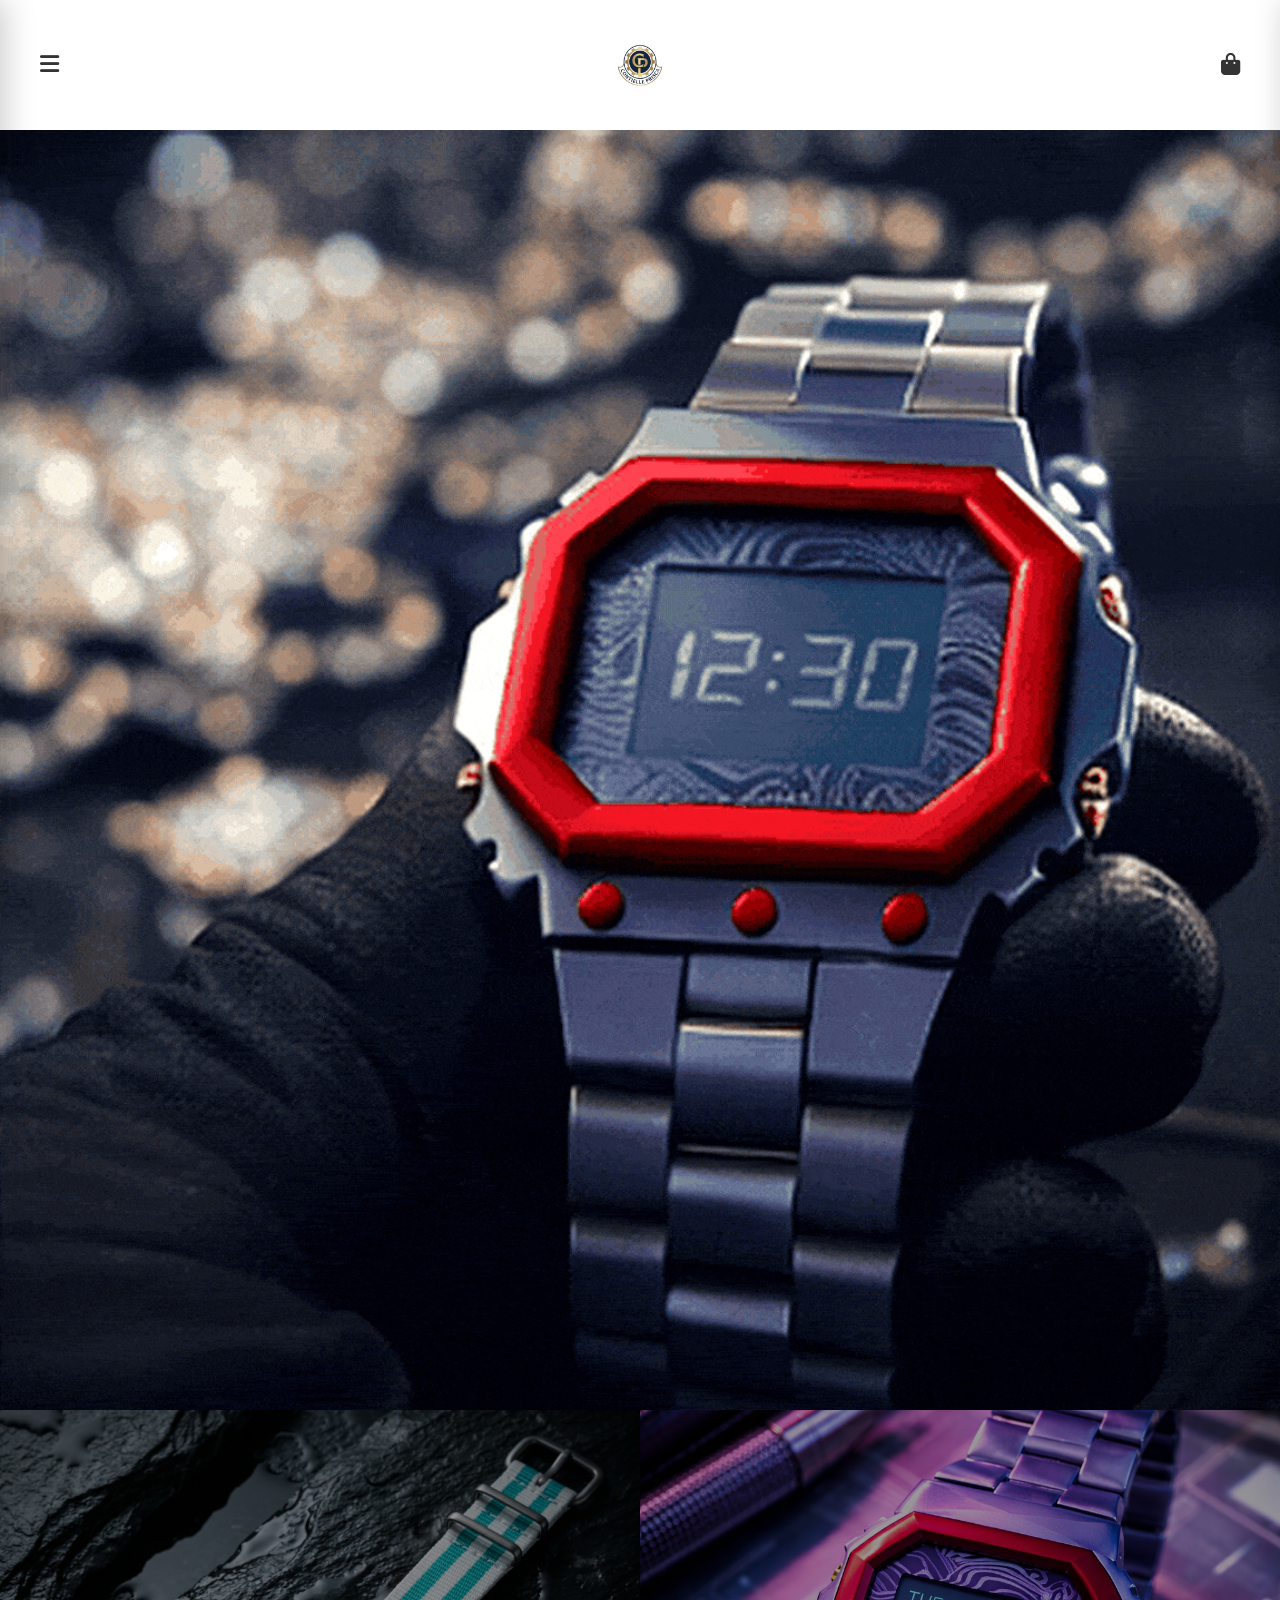
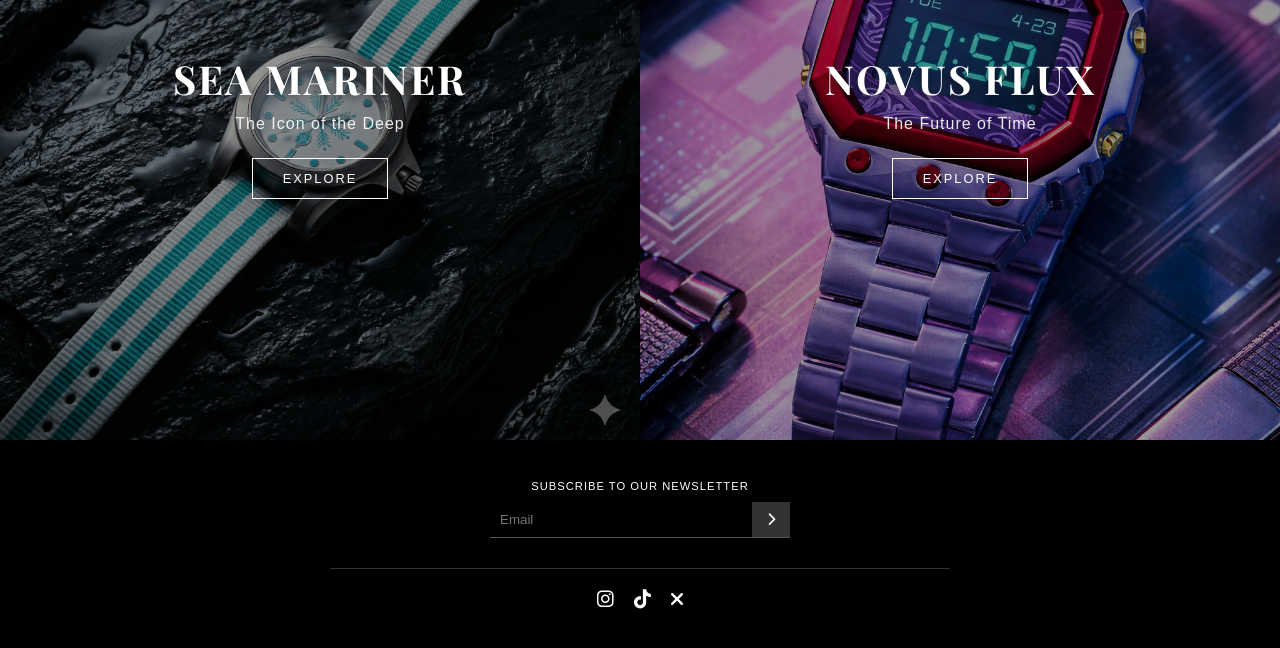
<file: Website/index.html>
<!DOCTYPE html>
<html lang="en">
<head>
    <meta charset="UTF-8">
    <meta name="viewport" content="width=device-width, initial-scale=1.0">
    <title>Home</title>
    <link rel="stylesheet" href="../CSS/style.css">
    <link rel="stylesheet" href="https://cdnjs.cloudflare.com/ajax/libs/font-awesome/6.0.0/css/all.min.css">
</head>
<body>
    <header>
        <button id="menu-btn" class="icon-btn"><i class="fas fa-bars"></i></button>
        <div class="logo-text" onclick="window.location.href='index.html'"></div>
        <button id="cart-btn" class="icon-btn"><i class="fas fa-shopping-bag"></i></button>
    </header>

    <div class="page-container" style="max-width: 100%;">
    <img src="../Photos/indexoverlay.gif" alt="Bronze Watch" class="hero-image">

    <div class="split-showcase">
        
        <div class="split-panel split-left" onclick="window.location.href='seamariner.html'">
            <div class="split-overlay"></div>
            <img src="../Photos/seamarinerINDEX.png" alt="Sea Mariner" class="split-bg">
            <div class="split-content">
                <h2 class="split-title">Sea Mariner</h2>
                <p class="split-subtitle">The Icon of the Deep</p>
                <a href="seamariner.html" class="btn-split">Explore</a>
            </div>
        </div>

        <div class="split-panel split-right" onclick="window.location.href='novus-flux.html'">
            <div class="split-overlay"></div>
            <img src="../Photos/novusINDEX.png" alt="Novus Flux" class="split-bg">
            <div class="split-content">
                <h2 class="split-title">Novus Flux</h2>
                <p class="split-subtitle">The Future of Time</p>
                <a href="novus-flux.html" class="btn-split">Explore</a>
            </div>
        </div>

    </div>
    </div>
    <footer class="site-footer">
        <label class="newsletter-label">Subscribe to our newsletter</label>
        <div class="input-group">
            <input type="email" placeholder="Email" class="email-input">
            <button class="submit-btn"><i class="fas fa-chevron-right"></i></button>
        </div>
        <div class="footer-divider"></div>
        <div class="social-icons">
            <i class="fab fa-instagram"></i>
            <i class="fab fa-tiktok"></i>
            <i class="fas fa-times"></i>
        </div>
    </footer>

    <div id="utility-menu" class="overlay">
        <div class="overlay-header">
            <button id="close-utility" class="icon-btn"><i class="fas fa-times"></i></button>
        </div>
        <ul class="menu-list">
            <li onclick="window.location.href='index.html'">Watches <i class="fas fa-chevron-right"></i></li>
            <li onclick="window.location.href='accessories.html'">Accessories <i class="fas fa-chevron-right"></i></li>
            <li onclick="window.location.href='membership.html'">Membership <i class="fas fa-chevron-right"></i></li>
            <li onclick="window.location.href='athletes.html'">Athletes <i class="fas fa-chevron-right"></i></li>
            <li onclick="window.location.href='community.html'">Community <i class="fas fa-chevron-right"></i></li>
            <li onclick="window.location.href='rank.html'">Rank <i class="fas fa-chevron-right"></i></li>
            <li onclick="window.location.href='profile.html'">Profile <i class="fas fa-chevron-right"></i></li>
            <li onclick="window.location.href='settings.html'">Settings <i class="fas fa-chevron-right"></i></li>
            <li onclick="window.location.href='about.html'">About Us <i class="fas fa-chevron-right"></i></li>
        </ul>
    </div>

    <div id="cart-menu" class="overlay overlay-right">
        <div class="overlay-header" style="justify-content: flex-end;">
            <button id="close-cart" class="icon-btn"><i class="fas fa-times"></i></button>
        </div>
        <div class="cart-content">
            <div class="cart-title">YOUR CART (1)</div>
            <div class="cart-item">
                <img src="https://via.placeholder.com/100" alt="Watch">
                <div>
                    <div>Sea Mariner NATO</div>
                    <div class="qty-selector"><button class="qty-btn">-</button><input class="qty-input" value="1"><button class="qty-btn">+</button></div>
                    <div class="cart-price">$7,100.00</div>
                </div>
            </div>
            <div class="delivery-box">Delivery within 48 hours</div>
            <div class="cart-footer">
                <button class="checkout-btn">Checkout</button>
            </div>
        </div>
    </div>

    <script src="../Javascript/script.js"></script>
</body>
</html>
</file>
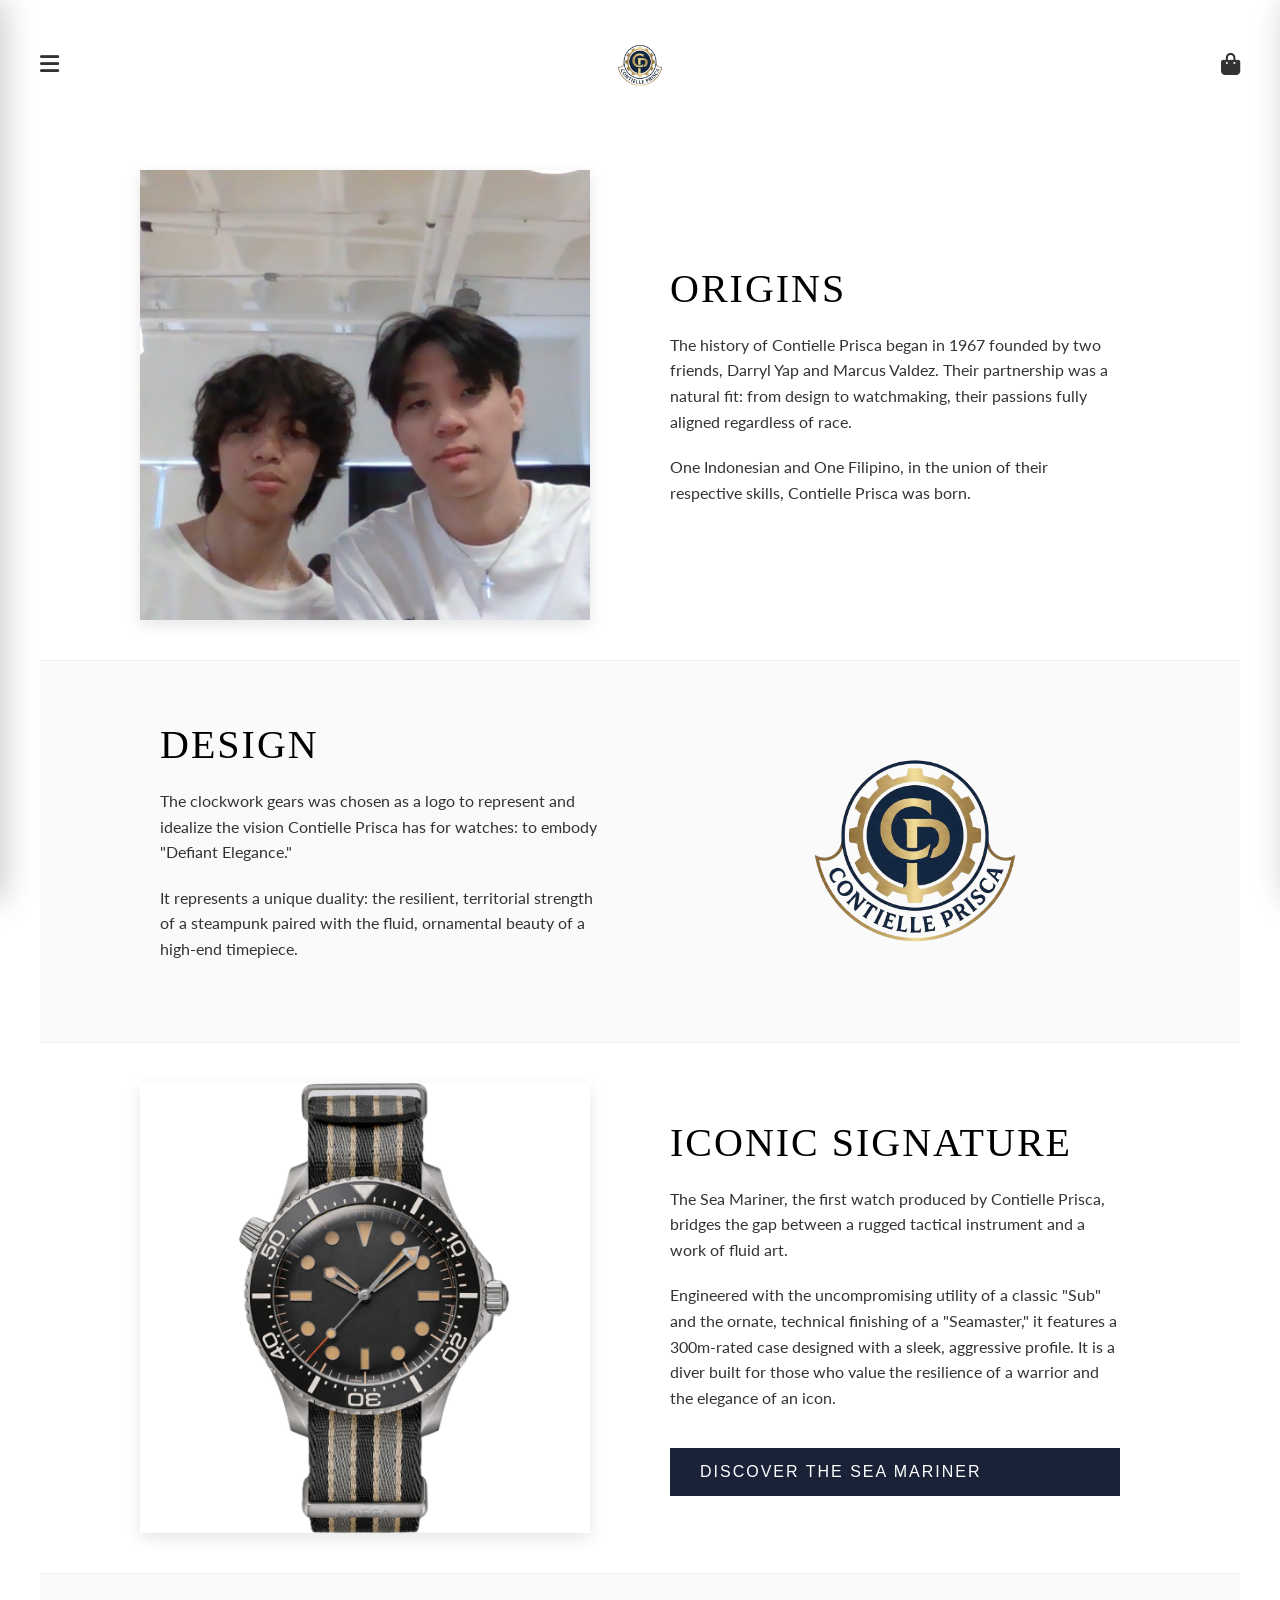
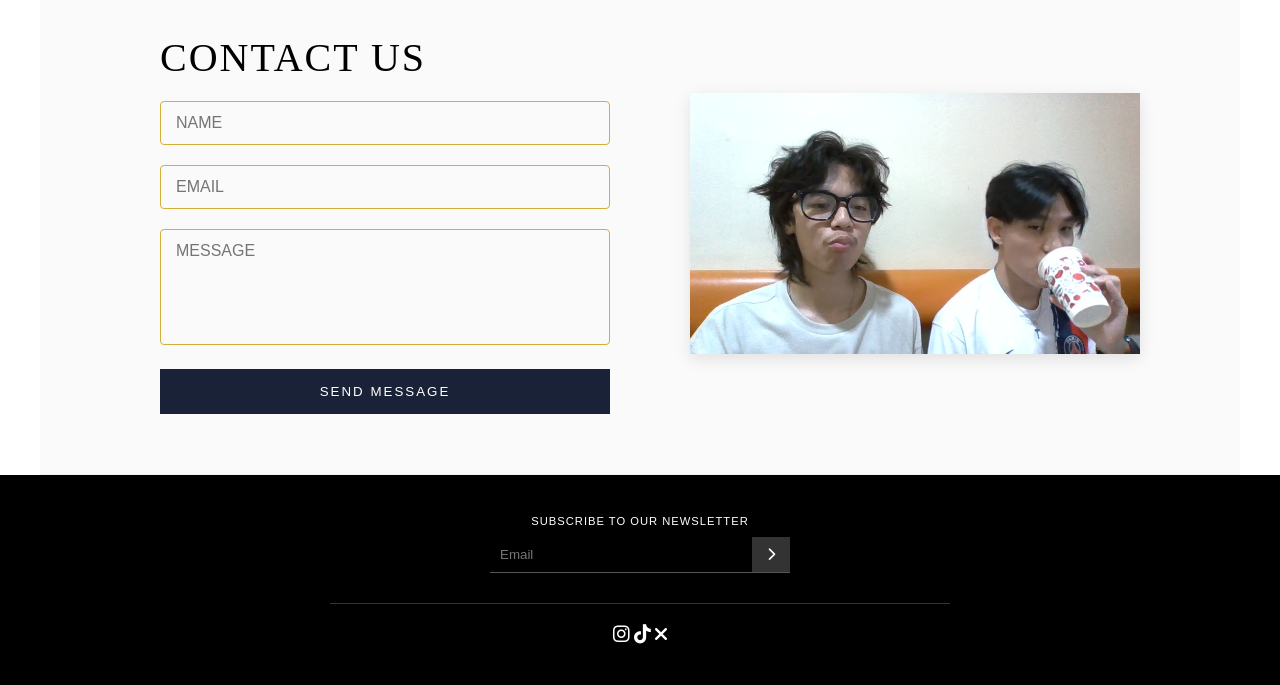
<file: Website/about.html>
<!DOCTYPE html>
<html lang="en">
<head>
    <meta charset="UTF-8">
    <meta name="viewport" content="width=device-width, initial-scale=1.0">
    <title>About Us - Contielle Prisca</title>
    <link rel="stylesheet" href="../CSS/style.css">
    <link rel="stylesheet" href="https://cdnjs.cloudflare.com/ajax/libs/font-awesome/6.0.0/css/all.min.css">
</head>
<body>
    <header>
        <button id="menu-btn" class="icon-btn"><i class="fas fa-bars"></i></button>
        <div class="logo-text" onclick="window.location.href='index.html'"></div>
        <button id="cart-btn" class="icon-btn"><i class="fas fa-shopping-bag"></i></button>
    </header>

    <div class="page-container">
        
        <section class="about-section">
            <div class="about-content-wrapper">
                <div class="about-image-column">
                    <img src="../Photos/aboutUS.png" alt="Founders Darryl Yap and Marcus Valdez" class="about-feature-img">
                </div>
                <div class="about-text-column">
                    <h2 class="about-heading">ORIGINS</h2>
                    <p class="about-text">
                        The history of Contielle Prisca began in 1967 founded by two friends, Darryl Yap and Marcus Valdez. Their partnership was a natural fit: from design to watchmaking, their passions fully aligned regardless of race.
                    </p>
                    <p class="about-text">
                        One Indonesian and One Filipino, in the union of their respective skills, Contielle Prisca was born.
                    </p>
                </div>
            </div>
        </section>

        <section class="about-section alt-bg">
            <div class="about-content-wrapper reverse-layout">
                <div class="about-image-column">
                    <img src="../Photos/LogoForCP.png" alt="Contielle Prisca Emblem" class="about-feature-img contain-img">
                </div>
                <div class="about-text-column">
                    <h2 class="about-heading">DESIGN</h2>
                    <p class="about-text">
                        The clockwork gears was chosen as a logo to represent and idealize the vision Contielle Prisca has for watches: to embody "Defiant Elegance."
                    </p>
                    <p class="about-text">
                        It represents a unique duality: the resilient, territorial strength of a steampunk paired with the fluid, ornamental beauty of a high-end timepiece.
                    </p>
                </div>
            </div>
        </section>

        <section class="about-section">
            <div class="about-content-wrapper">
                <div class="about-image-column">
                    <img src="../Photos/seamariner.png" alt="The Sea Mariner" class="about-feature-img">
                </div>
                <div class="about-text-column">
                    <h2 class="about-heading">ICONIC SIGNATURE</h2>
                    <p class="about-text">
                        The Sea Mariner, the first watch produced by Contielle Prisca, bridges the gap between a rugged tactical instrument and a work of fluid art.
                    </p>
                    <p class="about-text">
                        Engineered with the uncompromising utility of a classic "Sub" and the ornate, technical finishing of a "Seamaster," it features a 300m-rated case designed with a sleek, aggressive profile. It is a diver built for those who value the resilience of a warrior and the elegance of an icon.
                    </p>
                    <br>
                    <a href="seamariner.html" class="btn-primary" style="padding: 15px 30px; display:inline-block;">Discover The Sea Mariner</a>
                </div>
            </div>
        </section>

        <section class="about-section alt-bg">
            <div class="about-content-wrapper reverse-layout">
                <div class="about-image-column">
                    <img src="../Photos/contactus.png" alt="Contact Team" class="about-feature-img">
                </div>
                <div class="about-text-column">
                    <h2 class="about-heading">CONTACT US</h2>
                    <form action="#" style="max-width: 100%; margin-top: 20px;">
                        <div class="form-group">
                            <input type="text" class="form-input" placeholder="NAME" required>
                        </div>
                        <div class="form-group">
                            <input type="email" class="form-input" placeholder="EMAIL" required>
                        </div>
                        <div class="form-group">
                            <textarea class="form-input" rows="5" placeholder="MESSAGE" style="resize: none;" required></textarea>
                        </div>
                        <button type="submit" class="btn-primary">SEND MESSAGE</button>
                    </form>
                </div>
            </div>
        </section>

    </div>

    <footer class="site-footer">
        <label class="newsletter-label">Subscribe to our newsletter</label>
        <div class="input-group">
            <input type="email" placeholder="Email" class="email-input">
            <button class="submit-btn"><i class="fas fa-chevron-right"></i></button>
        </div>
        <div class="footer-divider"></div>
        <div class="social-icons">
            <div class="social-links">
                <a href="#"><i class="fab fa-instagram"></i></a>
                <a href="#"><i class="fab fa-tiktok"></i></a>
                <a href="#"><i class="fas fa-times"></i></a> </div>
        </div>
    </footer>

    <div id="utility-menu" class="overlay">
        <div class="overlay-header">
            <button id="close-utility" class="icon-btn"><i class="fas fa-times"></i></button>
        </div>
        <ul class="menu-list">
            <li onclick="window.location.href='index.html'">Watches <i class="fas fa-chevron-right"></i></li>
            <li onclick="window.location.href='accessories.html'">Accessories <i class="fas fa-chevron-right"></i></li>
            <li onclick="window.location.href='membership.html'">Membership <i class="fas fa-chevron-right"></i></li>
            <li onclick="window.location.href='athletes.html'">Athletes <i class="fas fa-chevron-right"></i></li>
            <li onclick="window.location.href='community.html'">Community <i class="fas fa-chevron-right"></i></li>
            <li onclick="window.location.href='rank.html'">Rank <i class="fas fa-chevron-right"></i></li>
            <li onclick="window.location.href='profile.html'">Profile <i class="fas fa-chevron-right"></i></li>
            <li onclick="window.location.href='settings.html'">Settings <i class="fas fa-chevron-right"></i></li>
            <li onclick="window.location.href='about.html'">About Us <i class="fas fa-chevron-right"></i></li>
        </ul>
    </div>

    <div id="cart-menu" class="overlay overlay-right">
        <div class="overlay-header" style="justify-content: flex-end;">
            <button id="close-cart" class="icon-btn"><i class="fas fa-times"></i></button>
        </div>
        <div class="cart-content">
            <div class="cart-title">YOUR CART (1)</div>
            <div class="cart-item">
                <img src="https://via.placeholder.com/100" alt="Watch">
                <div>
                    <div>Sea Mariner NATO</div>
                    <div class="qty-selector"><button class="qty-btn">-</button><input class="qty-input" value="1"><button class="qty-btn">+</button></div>
                    <div class="cart-price">$7,100.00</div>
                </div>
            </div>
            <div class="delivery-box">Delivery within 48 hours</div>
            <div class="cart-footer">
                <button class="checkout-btn">Checkout</button>
            </div>
        </div>
    </div>

    <script src="../Javascript/script.js"></script>
</body>
</html>
</file>
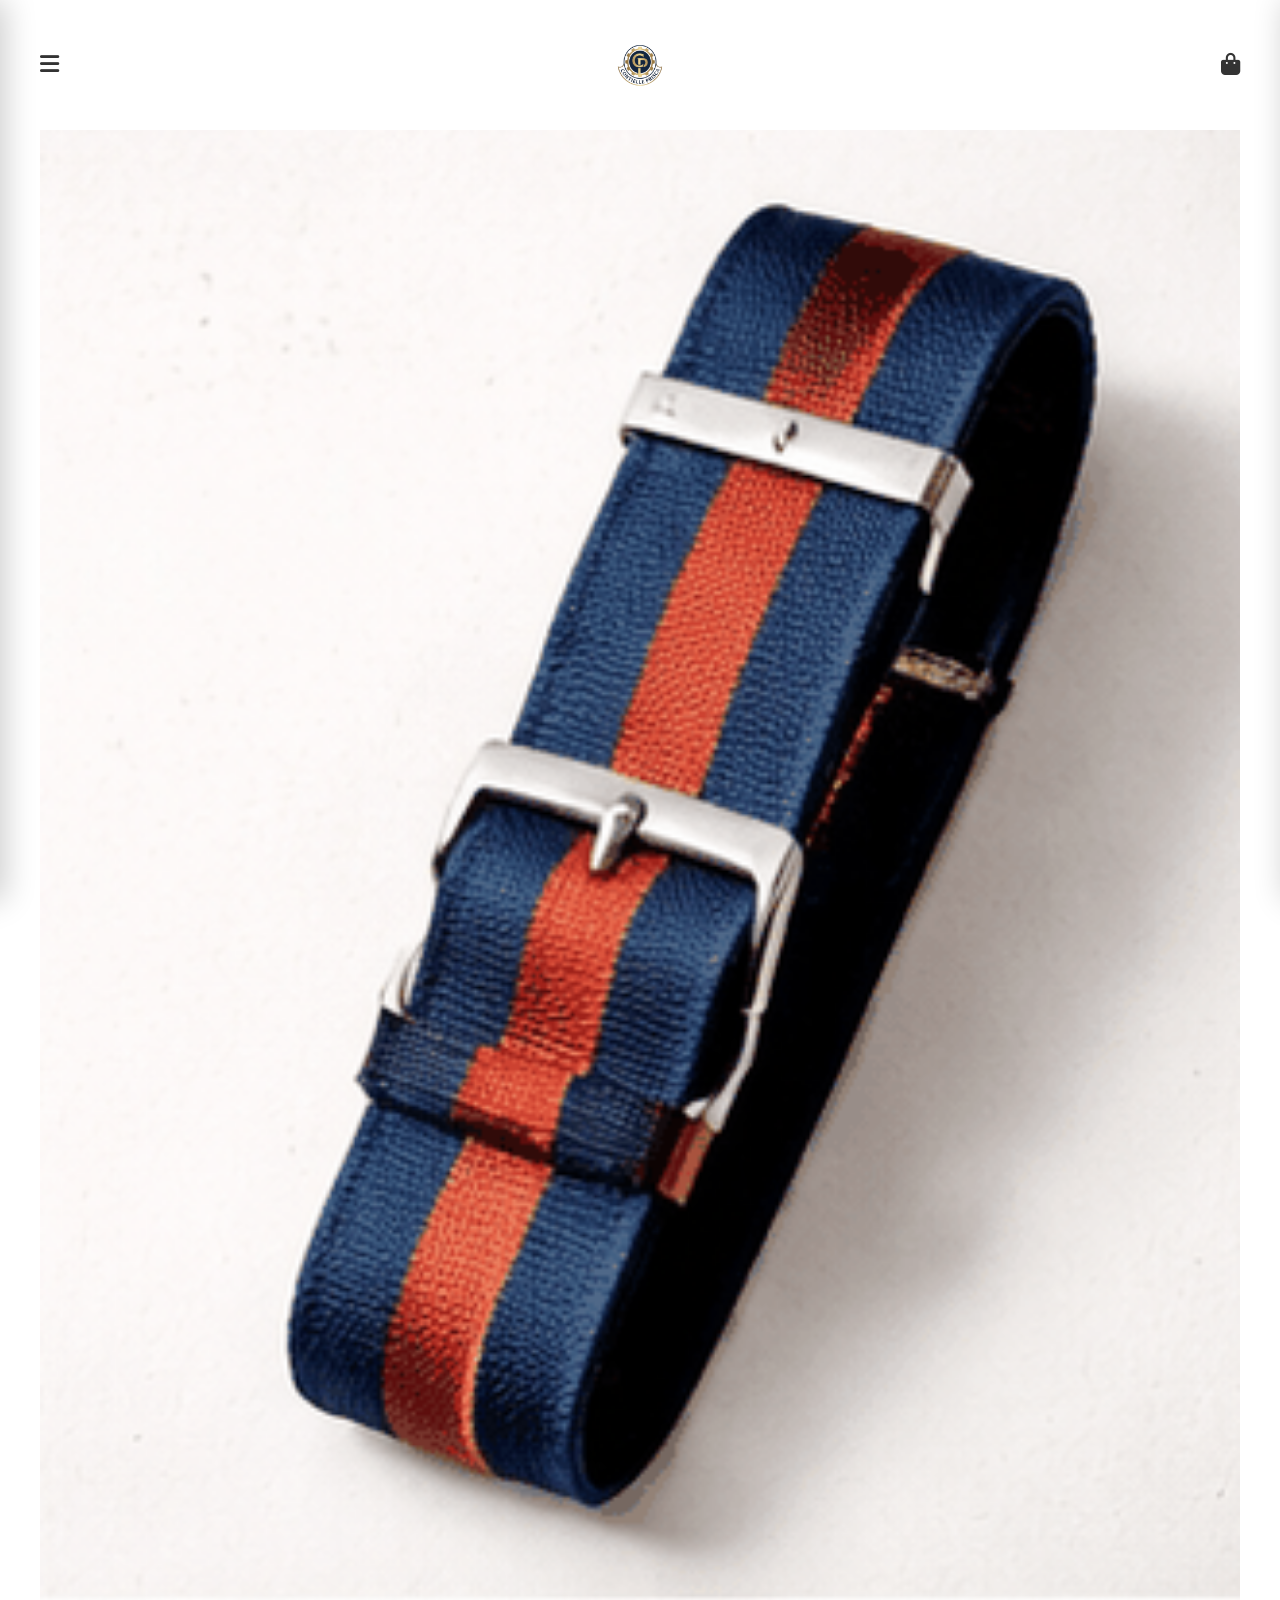
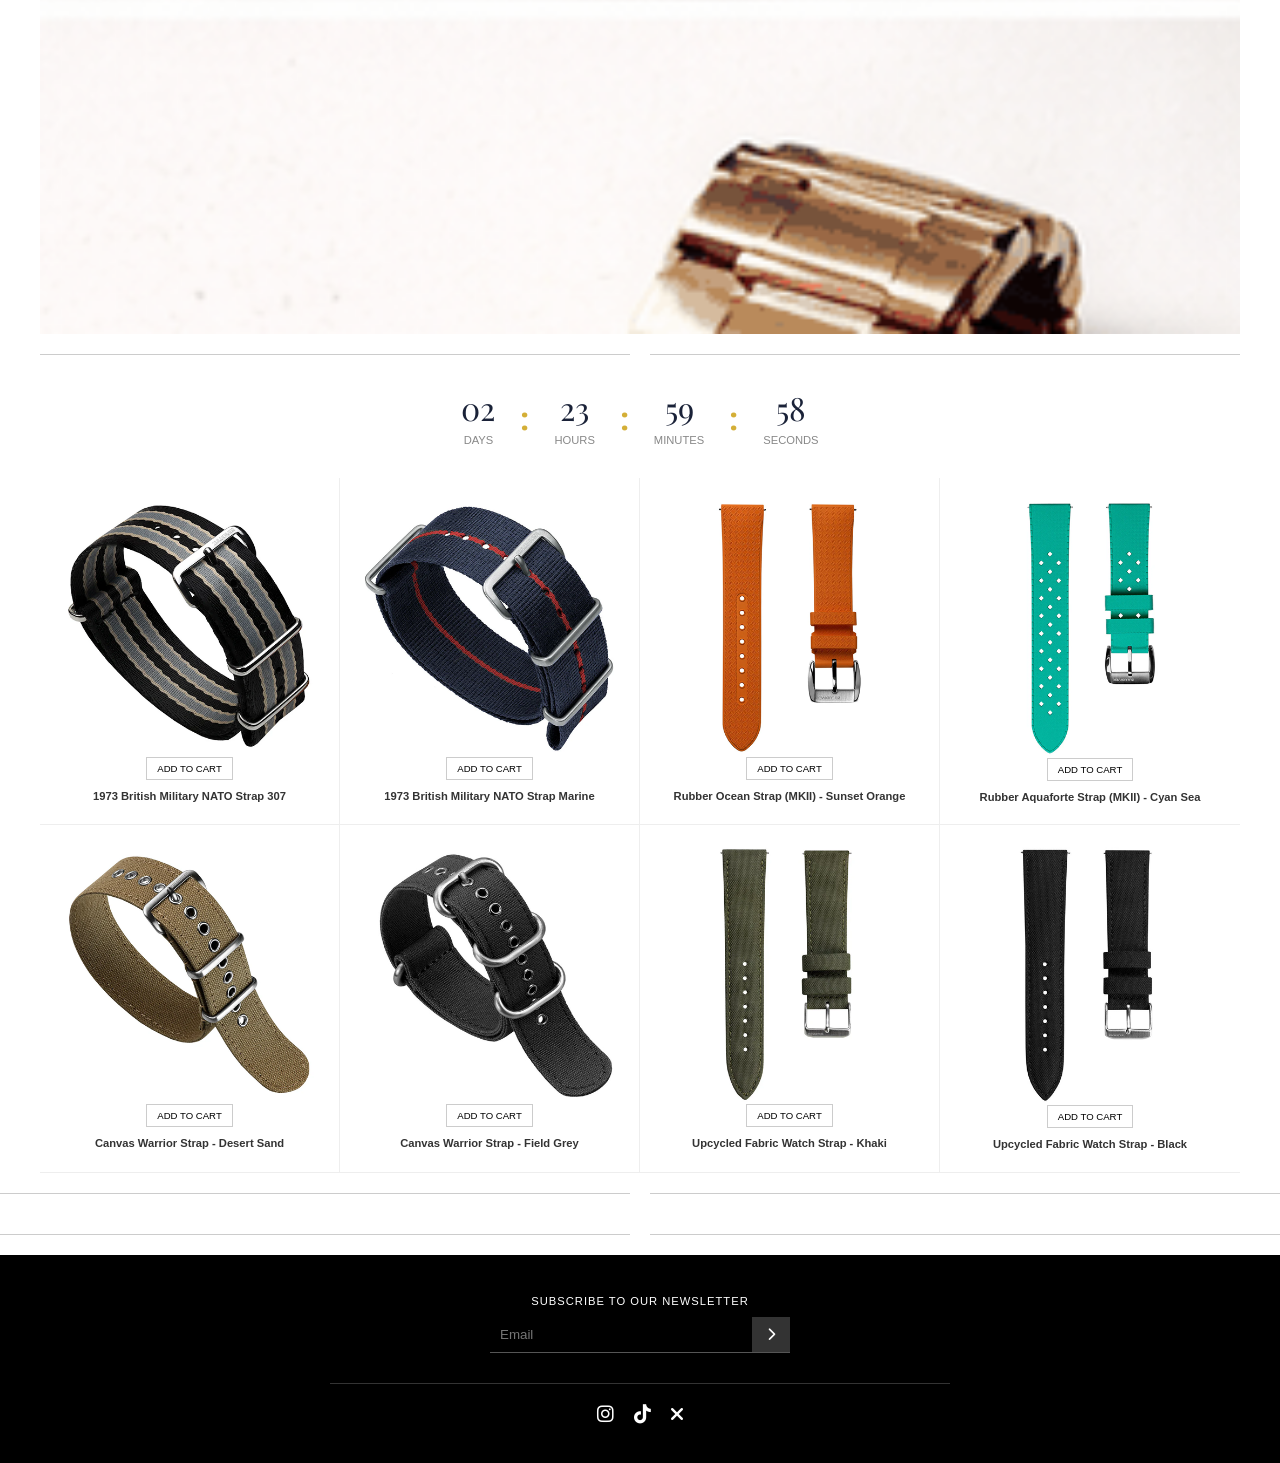
<file: Website/accessories.html>
<!DOCTYPE html>
<html lang="en">
<head>
    <meta charset="UTF-8">
    <meta name="viewport" content="width=device-width, initial-scale=1.0">
    <title>Accessories</title>
    <link rel="stylesheet" href="../CSS/style.css">
    <link rel="stylesheet" href="https://cdnjs.cloudflare.com/ajax/libs/font-awesome/6.0.0/css/all.min.css">
</head>
<body>
    <header>
        <button id="menu-btn" class="icon-btn"><i class="fas fa-bars"></i></button>
        <div class="logo-text" onclick="window.location.href='index.html'"></div>
        <button id="cart-btn" class="icon-btn"><i class="fas fa-shopping-bag"></i></button>
    </header>


    <div class="page-container">
        <img src="../Photos/accessories.gif" alt="Strap Detail" class="hero-image">

        <div class="divider">        </div>
     

        <div class="countdown-timer" id="countdown">
    <div class="time-box">
        <span id="days">00</span>
        <small>Days</small>
    </div>
    <span class="divider">:</span>
    <div class="time-box">
        <span id="hours">00</span>
        <small>Hours</small>
    </div>
    <span class="divider">:</span>
    <div class="time-box">
        <span id="minutes">00</span>
        <small>Minutes</small>
    </div>
    <span class="divider">:</span>
    <div class="time-box">
        <span id="seconds">00</span>
        <small>Seconds</small>
    </div>
</div>

        <div class="accessories-grid">
            <div class="acc-item">
                <img src="../Photos/NATO Strap 007.png" alt="NATO Strap 007">
                <button class="acc-btn" data-price="250">Add to Cart</button>
                <div class="acc-name">1973 British Military NATO Strap 307</div>
            </div>
            <div class="acc-item">
                <img src="../Photos/NATO Strap Marine.png" alt="NATO Strap Marine">
                <button class="acc-btn" data-price="250">Add to Cart</button>
                <div class="acc-name">1973 British Military NATO Strap Marine</div>
            </div>
            <div class="acc-item">
                <img src="../Photos/Rubber Storm Strap (MKII) - Sunset Orange.png" alt="Orange Rubber Strap">
                <button class="acc-btn" data-price="250">Add to Cart</button>
                <div class="acc-name">Rubber Ocean Strap (MKII) - Sunset Orange</div>
            </div>
            <div class="acc-item">
                <img src="../Photos/Rubber AquaWave Strap (MKII) - Capri Sea.png" alt="Cyan Rubber Strap">
                <button class="acc-btn" data-price="250">Add to Cart</button>
                <div class="acc-name">Rubber Aquaforte Strap (MKII) - Cyan Sea</div>
            </div>
            <div class="acc-item">
                <img src="../Photos/Canvas Warrior Strap  - Desert Sand.png" alt="Canvas Sand">
                <button class="acc-btn" data-price="250">Add to Cart</button>
                <div class="acc-name">Canvas Warrior Strap - Desert Sand</div>
            </div>
            <div class="acc-item">
                <img src="../Photos/Canvas Warrior Strap  - Field Grey.png" alt="Canvas Grey">
                <button class="acc-btn" data-price="250">Add to Cart</button>
                <div class="acc-name">Canvas Warrior Strap - Field Grey</div>
            </div>
            <div class="acc-item">
                <img src="../Photos/Upcycled Fabric Watch Strap - Khaki.png" alt="Khaki Strap">
                <button class="acc-btn" data-price="250">Add to Cart</button>
                <div class="acc-name">Upcycled Fabric Watch Strap - Khaki</div>
            </div>
            <div class="acc-item">
                <img src="../Photos/Upcycled Fabric Watch Strap - Black.png" alt="Black Strap">
                <button class="acc-btn" data-price="250">Add to Cart</button>
                <div class="acc-name">Upcycled Fabric Watch Strap - Black</div>
            </div>
        </div>
    </div>

    <div class="divider">        </div>
    <div class="divider">        </div>

    <footer class="site-footer">
        <label class="newsletter-label">Subscribe to our newsletter</label>
        <div class="input-group">
            <input type="email" placeholder="Email" class="email-input">
            <button class="submit-btn"><i class="fas fa-chevron-right"></i></button>
        </div>
        <div class="footer-divider"></div>
        <div class="social-icons">
            <i class="fab fa-instagram"></i>
            <i class="fab fa-tiktok"></i>
            <i class="fas fa-times"></i>
        </div>
    </footer>
    
    <div id="utility-menu" class="overlay">
        <div class="overlay-header">
            <button id="close-utility" class="icon-btn"><i class="fas fa-times"></i></button>
        </div>
        <ul class="menu-list">
            <li onclick="window.location.href='index.html'">Watches <i class="fas fa-chevron-right"></i></li>
            <li onclick="window.location.href='accessories.html'">Accessories <i class="fas fa-chevron-right"></i></li>
            <li onclick="window.location.href='membership.html'">Membership <i class="fas fa-chevron-right"></i></li>
            <li onclick="window.location.href='athletes.html'">Athletes <i class="fas fa-chevron-right"></i></li>
            <li onclick="window.location.href='community.html'">Community <i class="fas fa-chevron-right"></i></li>
            <li onclick="window.location.href='rank.html'">Rank <i class="fas fa-chevron-right"></i></li>
            <li onclick="window.location.href='profile.html'">Profile <i class="fas fa-chevron-right"></i></li>
            <li onclick="window.location.href='settings.html'">Settings <i class="fas fa-chevron-right"></i></li>
            <li onclick="window.location.href='about.html'">About Us <i class="fas fa-chevron-right"></i></li>
        </ul>
    </div>

    <div id="cart-menu" class="overlay overlay-right">
        <div class="overlay-header" style="justify-content: flex-end;">
            <button id="close-cart" class="icon-btn"><i class="fas fa-times"></i></button>
        </div>
        <div class="cart-content">
            <div class="cart-title">YOUR CART (1)</div>
            <div class="cart-item">
                <img src="https://via.placeholder.com/100" alt="Watch">
                <div>
                    <div>Sea Mariner NATO</div>
                    <div class="qty-selector"><button class="qty-btn">-</button><input class="qty-input" value="1"><button class="qty-btn">+</button></div>
                    <div class="cart-price">$7,100.00</div>
                </div>
            </div>
            <div class="delivery-box">Delivery within 48 hours</div>
            <div class="cart-footer">
                <button class="checkout-btn">Checkout</button>
            </div>
        </div>
    </div>
    <script src="../Javascript/script.js"></script>
</body>
</html>
</file>
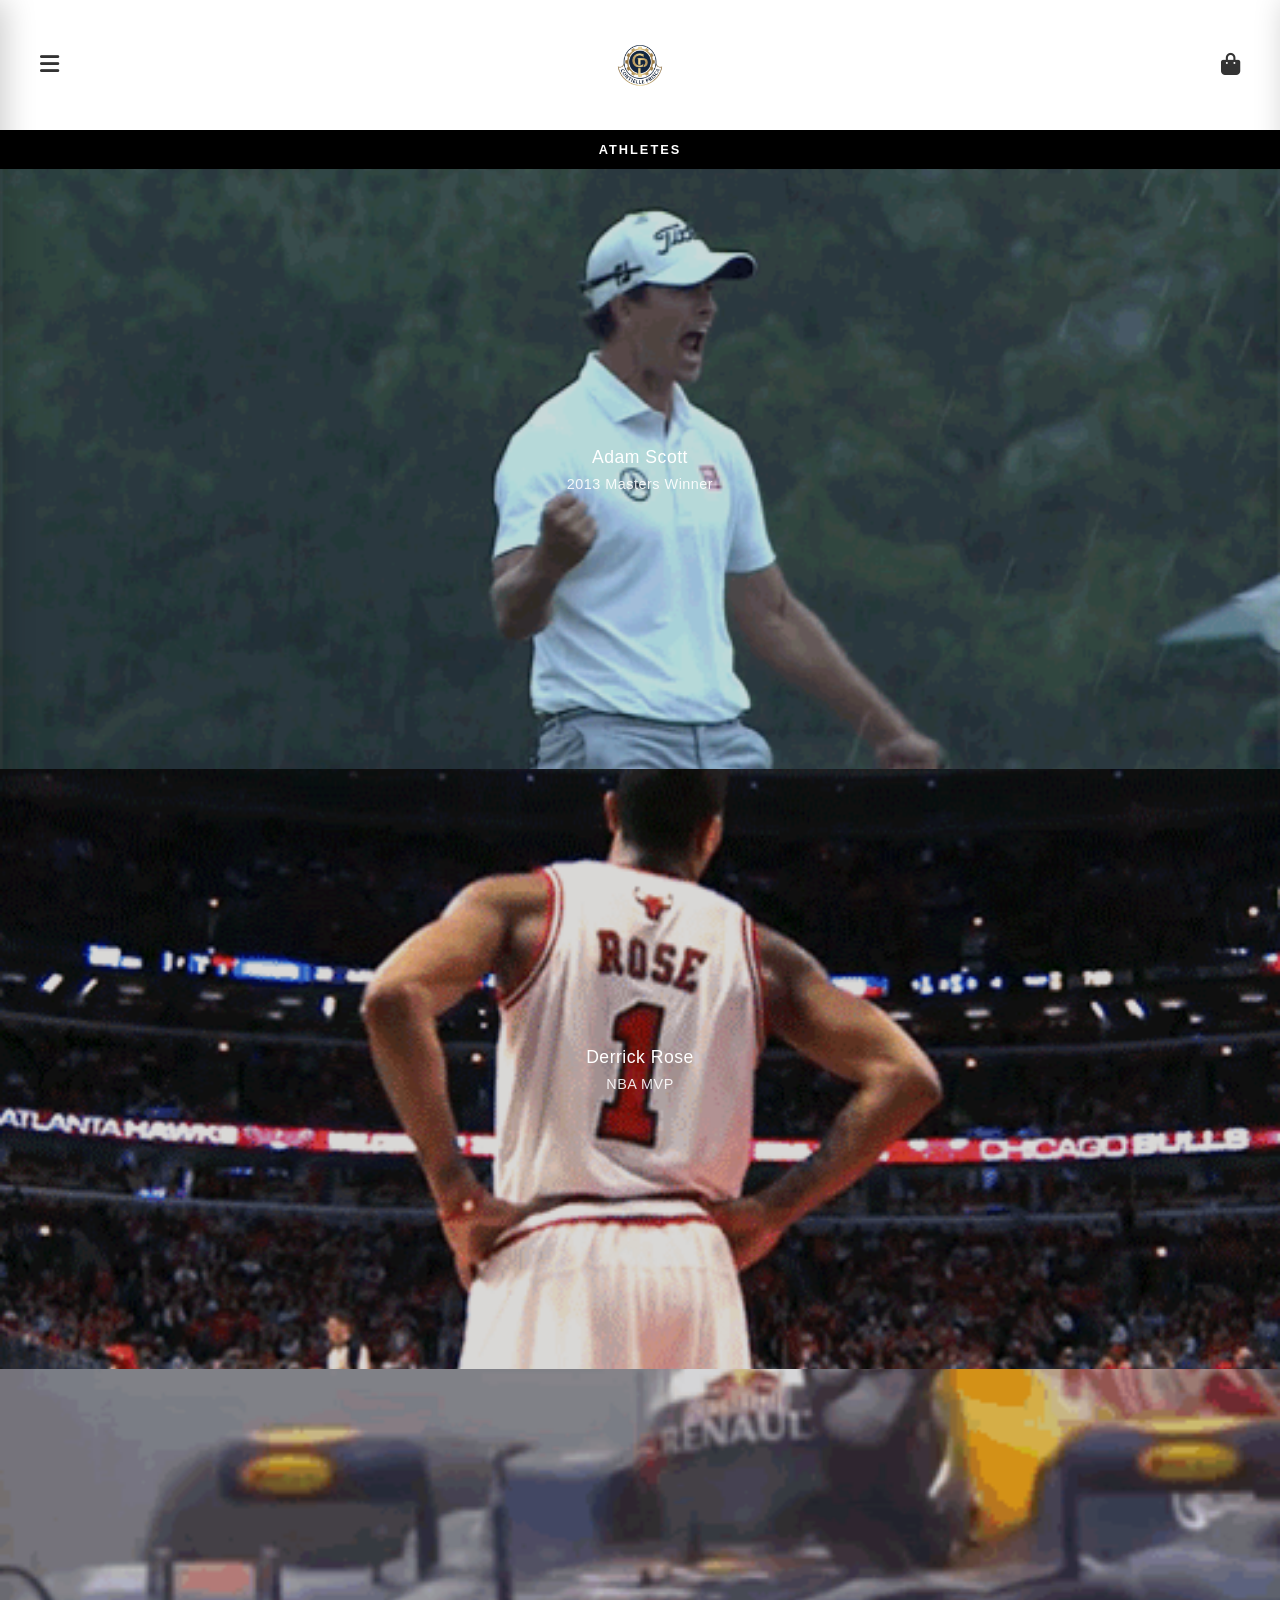
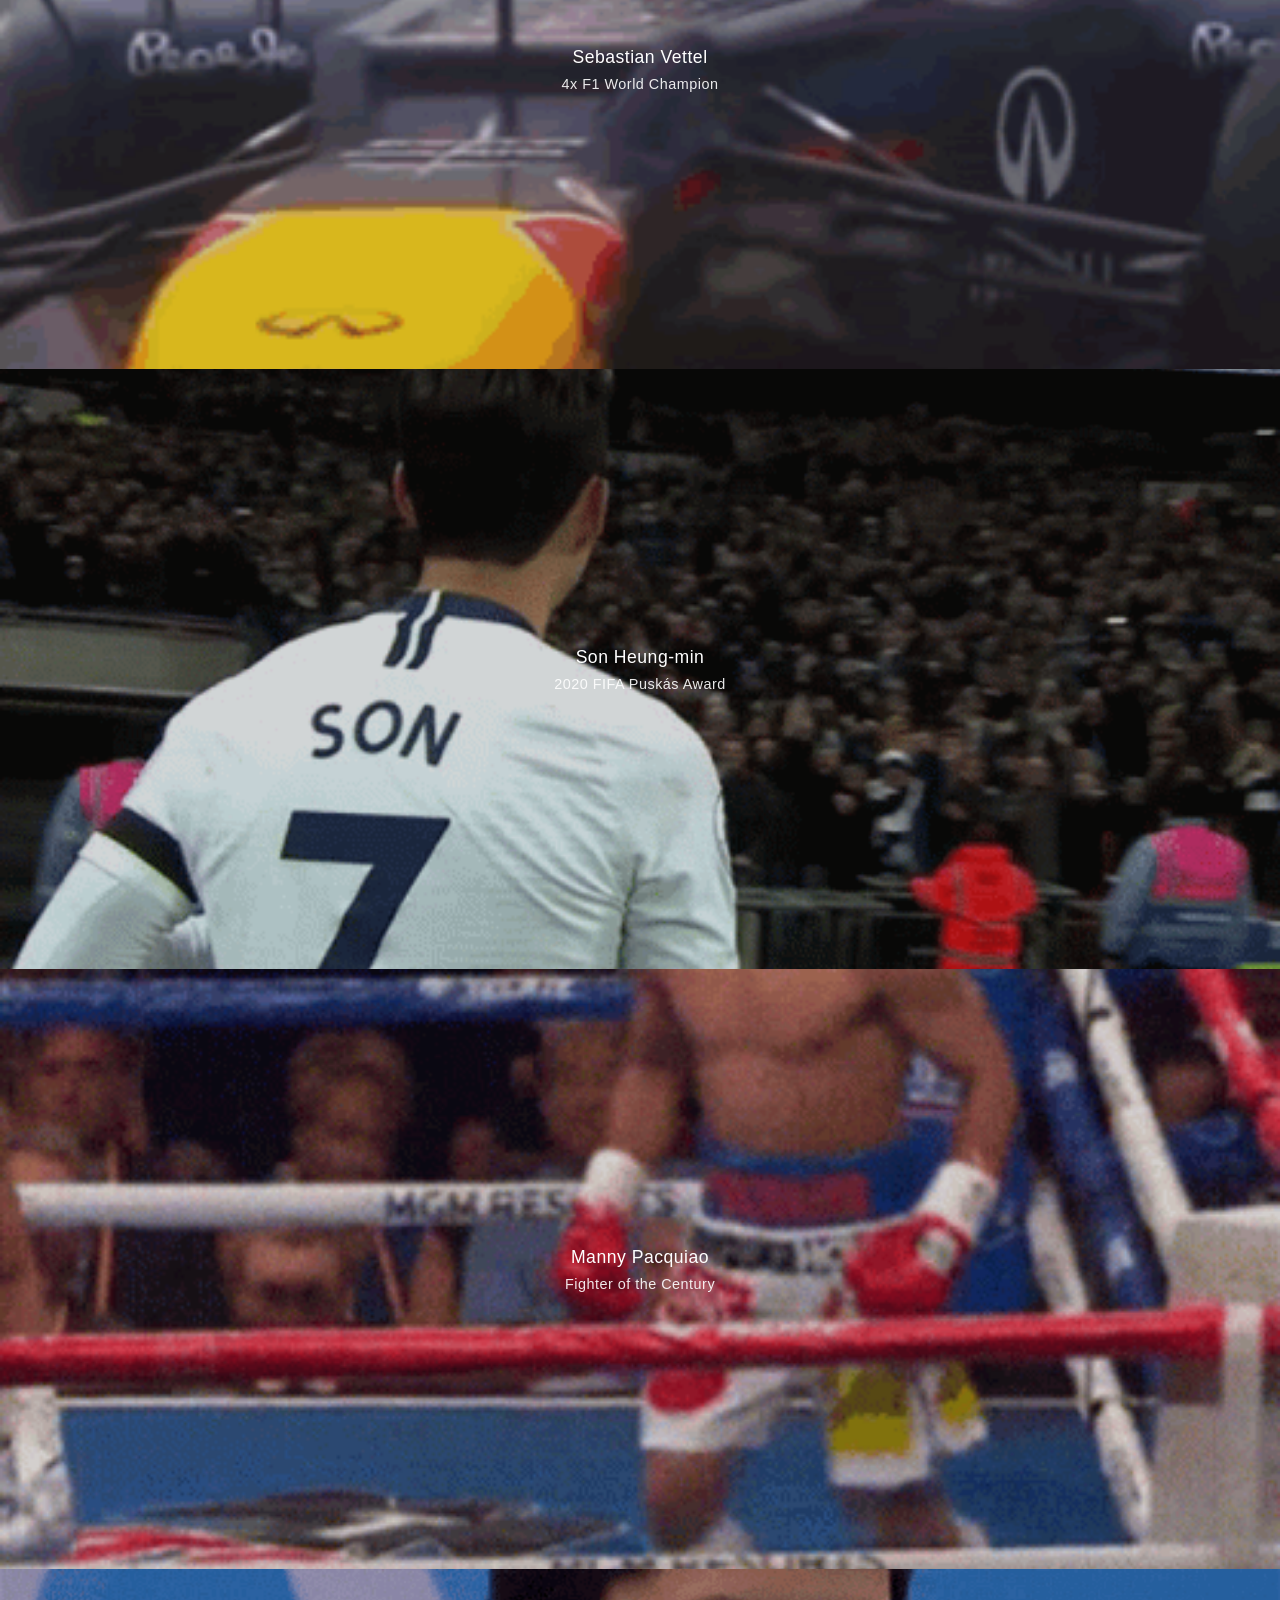
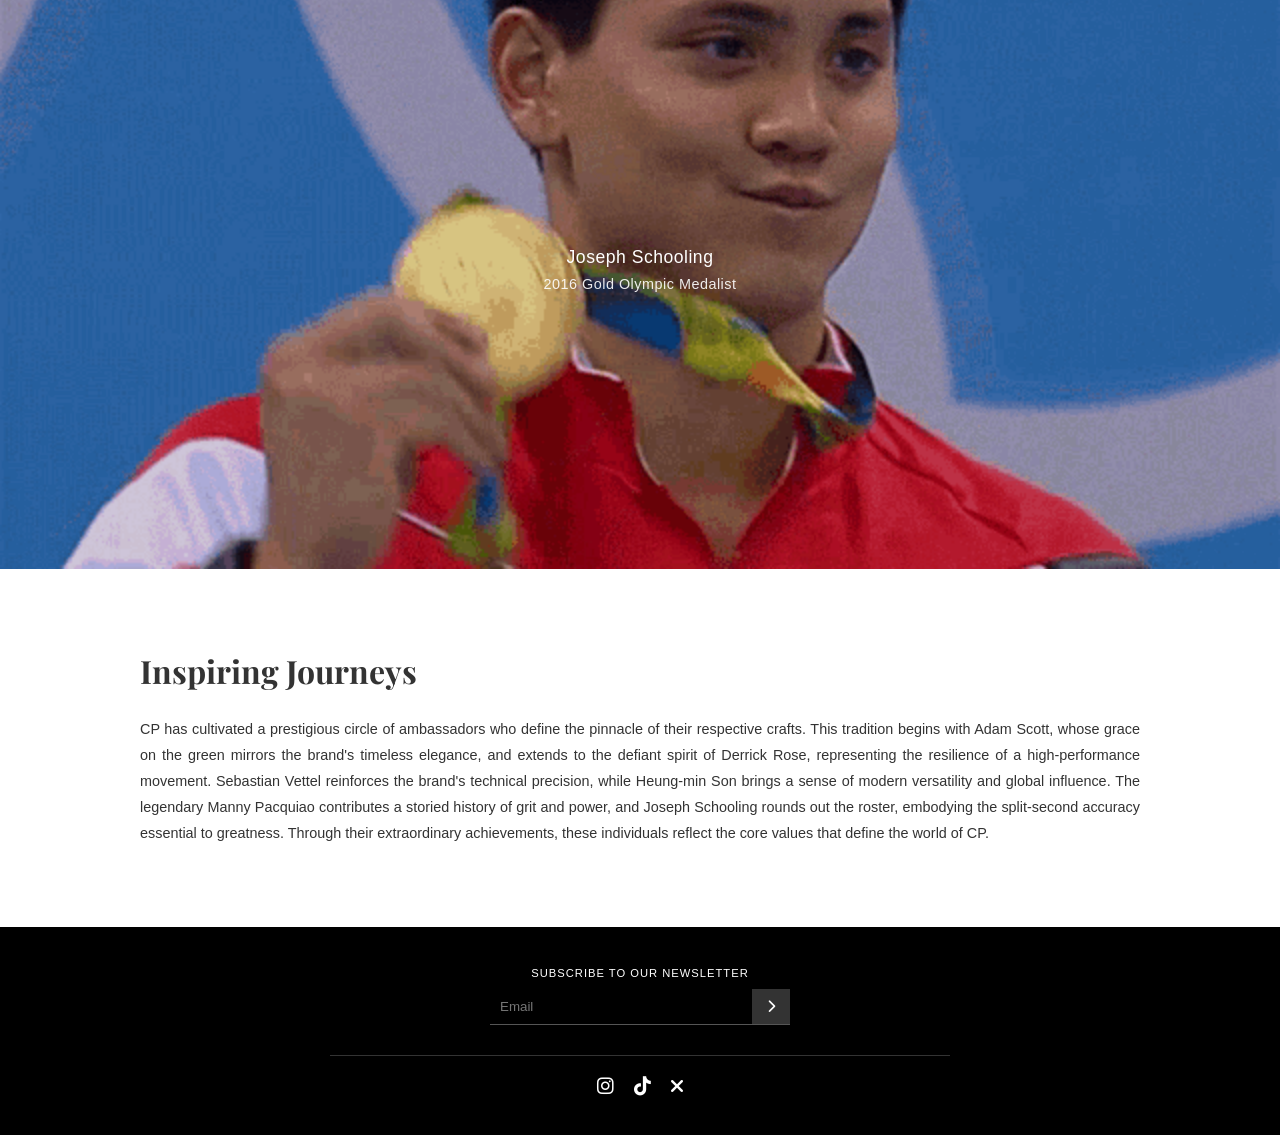
<file: Website/athletes.html>
<!DOCTYPE html>
<html lang="en">
<head>
    <meta charset="UTF-8">
    <meta name="viewport" content="width=device-width, initial-scale=1.0">
    <title>Athletes</title>
    <link rel="stylesheet" href="../CSS/style.css">
    <link rel="stylesheet" href="https://cdnjs.cloudflare.com/ajax/libs/font-awesome/6.0.0/css/all.min.css">
</head>
<body>
    <header>
        <button id="menu-btn" class="icon-btn"><i class="fas fa-bars"></i></button>
        <div class="logo-text" onclick="window.location.href='index.html'"></div>
        <button id="cart-btn" class="icon-btn"><i class="fas fa-shopping-bag"></i></button>
    </header>

    <div class="athletes-sub-header">ATHLETES</div>

    <div class="athlete-card">
        <img src="../Photos/adamscott.gif" class="athlete-img" alt="Adam Scott">
        <div class="athlete-overlay">
            <h3 class="athlete-name">Adam Scott</h3>
            <p class="athlete-achievement">2013 Masters Winner</p>
        </div>
    </div>

    <div class="athlete-card">
        <img src="../Photos/derrickrose.gif" class="athlete-img" alt="Derrick Rose">
        <div class="athlete-overlay">
            <h3 class="athlete-name">Derrick Rose</h3>
            <p class="athlete-achievement">NBA MVP</p>
        </div>
    </div>

    <div class="athlete-card">
        <img src="../Photos/sebastian-vettel-formula-1.gif" class="athlete-img" alt="Sebastian Vettel">
        <div class="athlete-overlay">
            <h3 class="athlete-name">Sebastian Vettel</h3>
            <p class="athlete-achievement">4x F1 World Champion</p>
        </div>
    </div>

    <div class="athlete-card">
        <img src="../Photos/son-heung-min-spurs.gif" class="athlete-img" alt="Son Heung-min">
        <div class="athlete-overlay">
            <h3 class="athlete-name">Son Heung-min</h3>
            <p class="athlete-achievement">2020 FIFA Puskás Award</p>
        </div>
    </div>

    <div class="athlete-card">
        <img src="../Photos/manny.gif" class="athlete-img" alt="Manny Pacquiao">
        <div class="athlete-overlay">
            <h3 class="athlete-name">Manny Pacquiao</h3>
            <p class="athlete-achievement">Fighter of the Century</p>
        </div>
    </div>

    <div class="athlete-card">
        <img src="../Photos/smiling-joseph-schooling.gif" class="athlete-img" alt="Joseph Schooling">
        <div class="athlete-overlay">
            <h3 class="athlete-name">Joseph Schooling</h3>
            <p class="athlete-achievement">2016 Gold Olympic Medalist</p>
        </div>
    </div>

    <div class="page-container">
        <div class="inspiring-journeys">
            <h2 class="inspiring-title">Inspiring Journeys</h2>
            <p class="inspiring-text">
                CP has cultivated a prestigious circle of ambassadors who define the pinnacle of their respective crafts. This tradition begins with Adam Scott, whose grace on the green mirrors the brand's timeless elegance, and extends to the defiant spirit of Derrick Rose, representing the resilience of a high-performance movement. Sebastian Vettel reinforces the brand's technical precision, while Heung-min Son brings a sense of modern versatility and global influence. The legendary Manny Pacquiao contributes a storied history of grit and power, and Joseph Schooling rounds out the roster, embodying the split-second accuracy essential to greatness. Through their extraordinary achievements, these individuals reflect the core values that define the world of CP.
            </p>
        </div>
    </div>

    <footer class="site-footer">
        <label class="newsletter-label">Subscribe to our newsletter</label>
        <div class="input-group">
            <input type="email" placeholder="Email" class="email-input">
            <button class="submit-btn"><i class="fas fa-chevron-right"></i></button>
        </div>
        <div class="footer-divider"></div>
        <div class="social-icons">
            <i class="fab fa-instagram"></i>
            <i class="fab fa-tiktok"></i>
            <i class="fas fa-times"></i>
        </div>
    </footer>

    <div id="utility-menu" class="overlay">
        <div class="overlay-header">
            <button id="close-utility" class="icon-btn"><i class="fas fa-times"></i></button>
        </div>
        <ul class="menu-list">
            <li onclick="window.location.href='index.html'">Watches <i class="fas fa-chevron-right"></i></li>
            <li onclick="window.location.href='accessories.html'">Accessories <i class="fas fa-chevron-right"></i></li>
            <li onclick="window.location.href='membership.html'">Membership <i class="fas fa-chevron-right"></i></li>
            <li onclick="window.location.href='athletes.html'">Athletes <i class="fas fa-chevron-right"></i></li>
            <li onclick="window.location.href='community.html'">Community <i class="fas fa-chevron-right"></i></li>
            <li onclick="window.location.href='rank.html'">Rank <i class="fas fa-chevron-right"></i></li>
            <li onclick="window.location.href='profile.html'">Profile <i class="fas fa-chevron-right"></i></li>
            <li onclick="window.location.href='settings.html'">Settings <i class="fas fa-chevron-right"></i></li>
            <li onclick="window.location.href='about.html'">About Us <i class="fas fa-chevron-right"></i></li>
        </ul>
    </div>

    <div id="cart-menu" class="overlay overlay-right">
        <div class="overlay-header" style="justify-content: flex-end;">
            <button id="close-cart" class="icon-btn"><i class="fas fa-times"></i></button>
        </div>
        <div class="cart-content">
            <div class="cart-title">YOUR CART (1)</div>
            <div class="cart-item">
                <img src="https://via.placeholder.com/100" alt="Watch">
                <div>
                    <div>Sea Mariner NATO</div>
                    <div class="qty-selector"><button class="qty-btn">-</button><input class="qty-input" value="1"><button class="qty-btn">+</button></div>
                    <div class="cart-price">$7,100.00</div>
                </div>
            </div>
            <div class="delivery-box">Delivery within 48 hours</div>
            <div class="cart-footer">
                <button class="checkout-btn">Checkout</button>
            </div>
        </div>
    </div>

    <script src="../Javascript/script.js"></script>
</body>
</html>
</file>
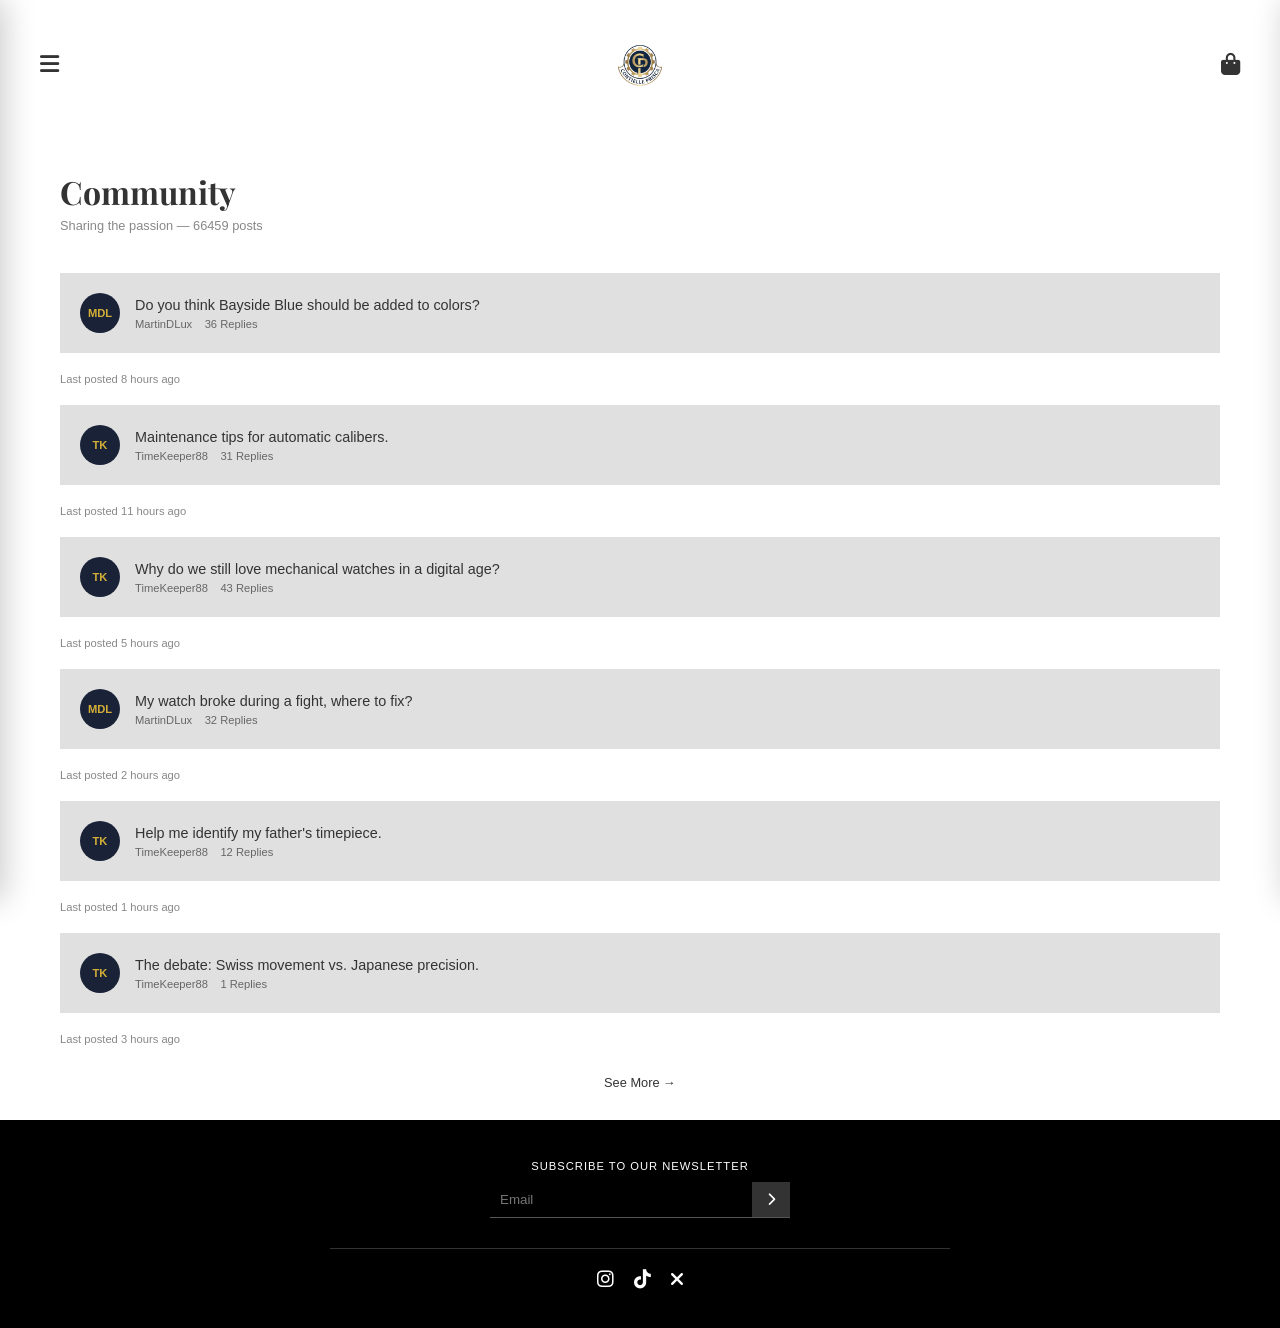
<file: Website/community.html>
<!DOCTYPE html>
<html lang="en">
<head>
    <meta charset="UTF-8">
    <meta name="viewport" content="width=device-width, initial-scale=1.0">
    <title>Community</title>
    <link rel="stylesheet" href="../CSS/style.css">
    <link rel="stylesheet" href="https://cdnjs.cloudflare.com/ajax/libs/font-awesome/6.0.0/css/all.min.css">
</head>
<body>
    <header>
        <button id="menu-btn" class="icon-btn"><i class="fas fa-bars"></i></button>
        <div class="logo-text" onclick="window.location.href='index.html'"></div>
        <button id="cart-btn" class="icon-btn"><i class="fas fa-shopping-bag"></i></button>
    </header>

    <div class="page-container">
        <div class="community-header">
            <h1 class="community-title">Community</h1>
            <p class="community-subtitle">Sharing the passion — 66459 posts</p>
        </div>

   


        <div id="forum-feed"></div>

        <div id="forum-feed"></div>

        <div id="forum-feed"></div>
       
    

        <a href="#" class="see-more">See More →</a>
    </div>
    
    <footer class="site-footer">
        <label class="newsletter-label">Subscribe to our newsletter</label>
        <div class="input-group"><input type="email" placeholder="Email" class="email-input"><button class="submit-btn"><i class="fas fa-chevron-right"></i></button></div>
        <div class="footer-divider"></div>
        <div class="social-icons"><i class="fab fa-instagram"></i><i class="fab fa-tiktok"></i><i class="fas fa-times"></i></div>
    </footer>

    <div id="utility-menu" class="overlay">
        <div class="overlay-header">
            <button id="close-utility" class="icon-btn"><i class="fas fa-times"></i></button>
        </div>
        <ul class="menu-list">
            <li onclick="window.location.href='index.html'">Watches <i class="fas fa-chevron-right"></i></li>
            <li onclick="window.location.href='accessories.html'">Accessories <i class="fas fa-chevron-right"></i></li>
            <li onclick="window.location.href='membership.html'">Membership <i class="fas fa-chevron-right"></i></li>
            <li onclick="window.location.href='athletes.html'">Athletes <i class="fas fa-chevron-right"></i></li>
            <li onclick="window.location.href='community.html'">Community <i class="fas fa-chevron-right"></i></li>
            <li onclick="window.location.href='rank.html'">Rank <i class="fas fa-chevron-right"></i></li>
            <li onclick="window.location.href='profile.html'">Profile <i class="fas fa-chevron-right"></i></li>
            <li onclick="window.location.href='settings.html'">Settings <i class="fas fa-chevron-right"></i></li>
            <li onclick="window.location.href='about.html'">About Us <i class="fas fa-chevron-right"></i></li>
        </ul>
    </div>

    <div id="cart-menu" class="overlay overlay-right">
        <div class="overlay-header" style="justify-content: flex-end;">
            <button id="close-cart" class="icon-btn"><i class="fas fa-times"></i></button>
        </div>
        <div class="cart-content">
            <div class="cart-title">YOUR CART (1)</div>
            <div class="cart-item">
                <img src="https://via.placeholder.com/100" alt="Watch">
                <div>
                    <div>Sea Mariner NATO</div>
                    <div class="qty-selector"><button class="qty-btn">-</button><input class="qty-input" value="1"><button class="qty-btn">+</button></div>
                    <div class="cart-price">$7,100.00</div>
                </div>
            </div>
            <div class="delivery-box">Delivery within 48 hours</div>
            <div class="cart-footer">
                <button class="checkout-btn">Checkout</button>
            </div>
        </div>
    </div>
    <script src="../Javascript/script.js"></script>
</body>
</html>
</file>
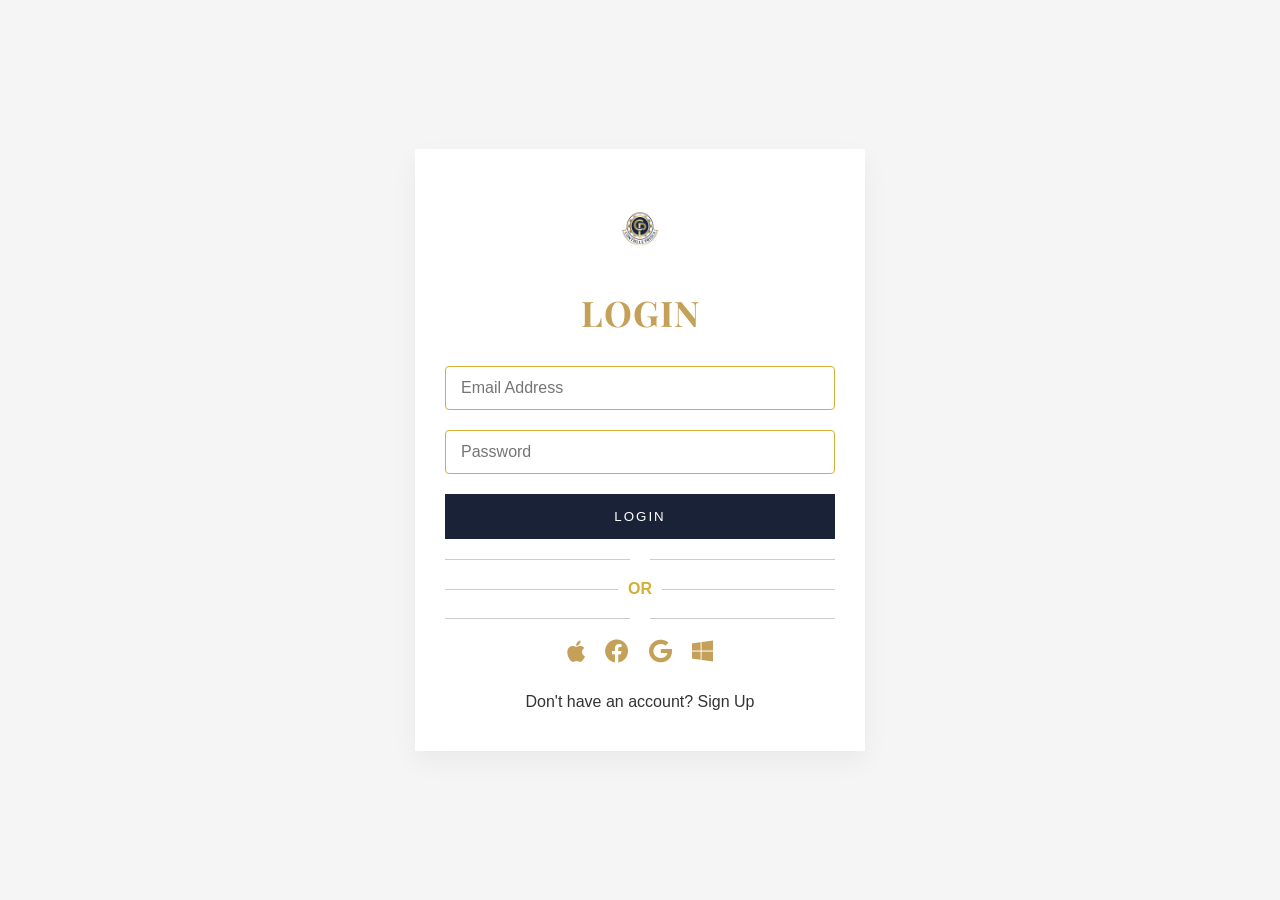
<file: Website/login.html>
<!DOCTYPE html>
<html lang="en">
<head>
    <meta charset="UTF-8">
    <meta name="viewport" content="width=device-width, initial-scale=1.0">
    <title>Login - Contielle Prisca</title>
    
    <link rel="stylesheet" href="../CSS/style.css">
    
    <link rel="stylesheet" href="https://cdnjs.cloudflare.com/ajax/libs/font-awesome/6.0.0/css/all.min.css">

    <script src="../Javascript/script.js" defer></script>
</head>
<body class="auth-body">

    <div class="auth-card">
        <div class="auth-logo" onclick="window.location.href='index.html'" title="Return Home"></div>

        <div class="auth-header">
            <h1 class="auth-title">LOGIN</h1>
        </div>

        <form id="login-form">
            <div class="form-group">
                <input type="email" class="form-input" id="login-email" placeholder="Email Address" required>
            </div>
            
            

            <div class="form-group">
                <input type="password" class="form-input" id="login-password" placeholder="Password" required>
            </div>

            <p id="login-error" style="color: #ff4d4d; font-size: 0.9rem; margin-bottom: 1rem; display: none; text-align: center; font-weight: bold;"></p>

            <button type="submit" class="btn-login">Login</button>
            
            
        </form>
        <div class="divider">        </div>
        <div class="divider">OR</div>
        <div class="divider">        </div>

        <div class="social-login">
            <i class="fab fa-apple social-icon"></i>
            <i class="fab fa-facebook social-icon"></i>
            <i class="fab fa-google social-icon"></i>
            <i class="fab fa-windows social-icon"></i>
        </div>

        <p class="text-sm">
            Don't have an account? <a href="registration.html" class="text-primary-bold">Sign Up</a>
        </p>
    </div>

</body>
</html>
</file>
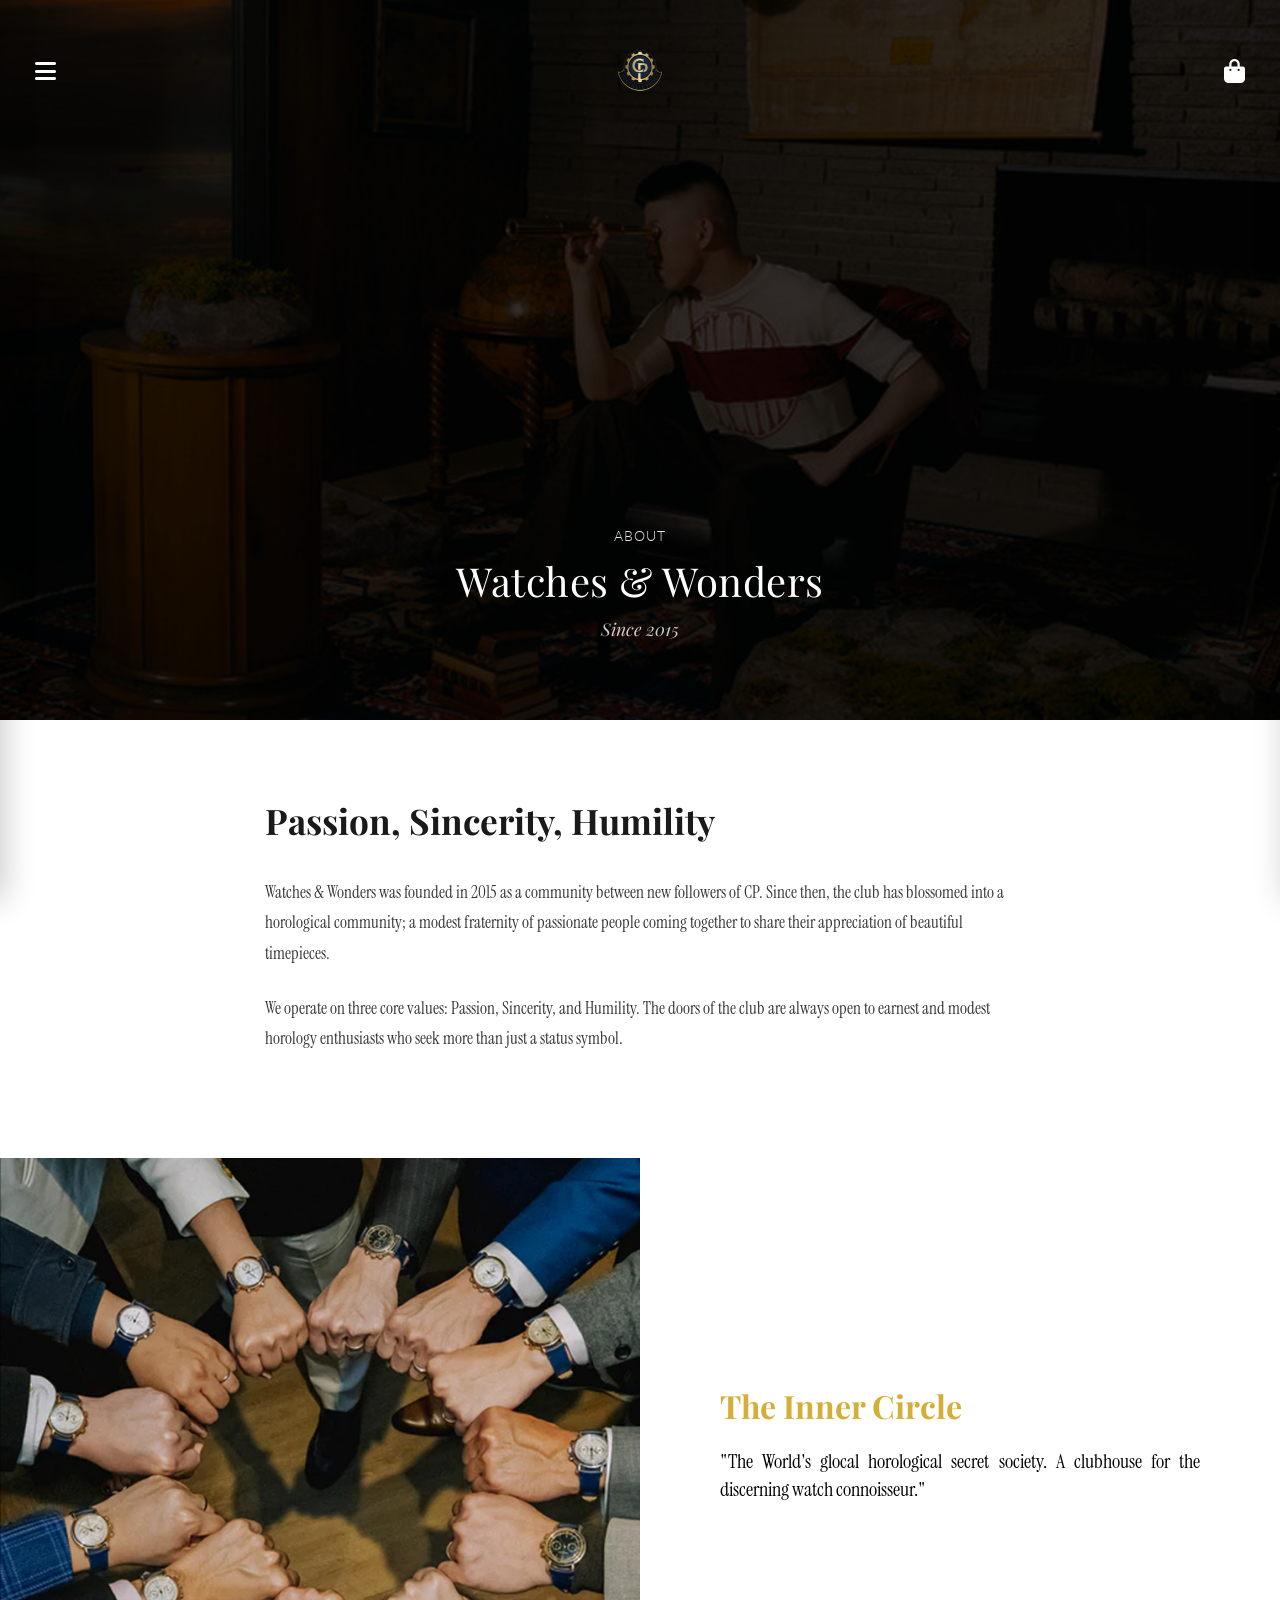
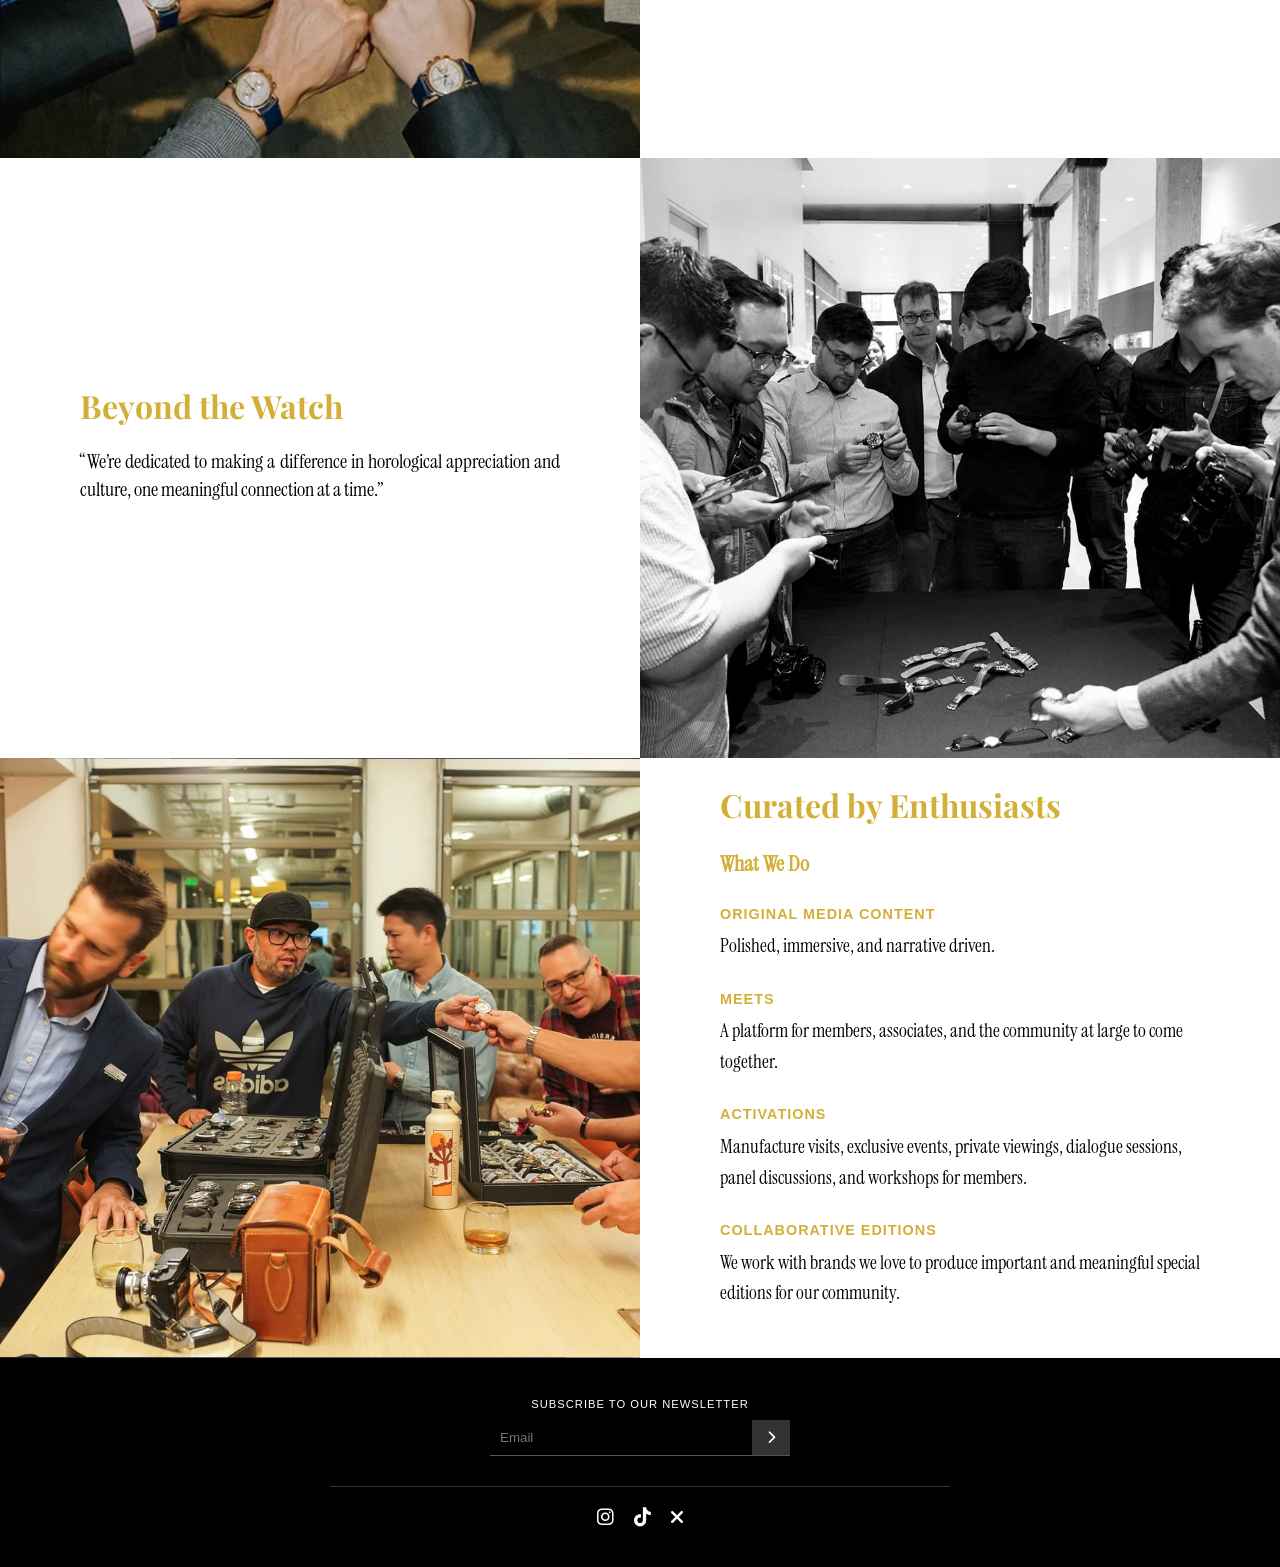
<file: Website/membership.html>
<!DOCTYPE html>
<html lang="en">
<head>
    <meta charset="UTF-8">
    <meta name="viewport" content="width=device-width, initial-scale=1.0">
    <title>Membership - Contielle Prisca</title>
    
    <link rel="stylesheet" href="../CSS/style.css">
    <link rel="stylesheet" href="https://cdnjs.cloudflare.com/ajax/libs/font-awesome/6.0.0/css/all.min.css">
    <link href="https://fonts.googleapis.com/css2?family=Instrument+Serif:ital@0;1&display=swap" rel="stylesheet">
    <link href="https://fonts.googleapis.com/css2?family=Playfair+Display:ital,wght@0,400;0,700;1,400&family=Lato:wght@300;400;700&display=swap" rel="stylesheet">
</head>

<body>

    <section class="membership-hero">
        <div class="hero-overlay"></div>
        
        <nav class="hero-nav">
            <button class="nav-icon" id="menu-btn">
                <i class="fas fa-bars"></i>
            </button>

            <div class="logo-text" onclick="window.location.href='index.html'"></div>

            <button class="nav-icon" id="cart-btn">
                <i class="fas fa-shopping-bag"></i>
            </button>
        </nav>

        <div class="hero-text">
            <p class="hero-eyebrow">About</p>
            <h1 class="hero-title">Watches & Wonders</h1>
            <p class="hero-subtitle">Since 2015</p>
        </div>
    </section>

    <section class="membership-content">
        <h2 class="content-heading">Passion, Sincerity, Humility</h2>
        <p class="content-body">
            Watches & Wonders was founded in 2015 as a community between new followers of CP. Since then, the club has blossomed into a horological community; a modest fraternity of passionate people coming together to share their appreciation of beautiful timepieces.
        </p>
        <p class="content-body">
            We operate on three core values: Passion, Sincerity, and Humility. The doors of the club are always open to earnest and modest horology enthusiasts who seek more than just a status symbol.
        </p>
    </section>

    <section class="club-section">
        
        <div class="club-block">
            <div class="club-img-container">
                <img src="../Photos/image 15.png" alt="The Community"> 
            </div>
            <div class="club-text-container">
                <h3 class="club-heading">The Inner Circle</h3>
                <p class="club-desc" style="font-family: 'Instrument Serif', serif; font-size: 1.25rem; line-height: 1.4;">
                    "The World's glocal horological secret society. A clubhouse for the discerning watch connoisseur."
                </p>
            </div>
        </div>

        <div class="club-block reverse">
            <div class="club-img-container">
                <img src="../Photos/image 17.png" alt="Private Events">
            </div>
            <div class="club-text-container">
                <h3 class="club-heading">Beyond the Watch</h3>
                <p class="club-desc" style="font-family: 'Instrument Serif', serif; font-size: 1.25rem; line-height: 1.4;">
                    “We’re dedicated to making a difference in horological appreciation and culture, one meaningful connection at a time.”
                </p>
            </div>
        </div>

        <div class="club-block">
            <div class="club-img-container">
                <img src="../Photos/image 16.png" alt="Curated Collection">
            </div>
            <div class="club-text-container">
                <h3 class="club-heading">Curated by Enthusiasts</h3>
                
                <div style="color: #000000; text-align: left; font-size: 0.95rem; line-height: 1.6;">
                    <h4 style="font-family: 'Instrument Serif', serif; font-size: 1.4rem; color: #d4af37; margin-bottom: 20px;">What We Do</h4>
                    
                    <ul style="list-style: none; padding: 0;">
                        <li style="margin-bottom: 25px;">
                            <strong style="color: var(--accent-color); font-size: 0.9rem; text-transform: uppercase; letter-spacing: 1px;">Original Media Content</strong> <br> 
                            <span style="font-family: 'Instrument Serif', serif; font-size: 1.2rem; display: block; margin-top: 5px;">
                                Polished, immersive, and narrative driven.
                            </span>
                        </li>
                        
                        <li style="margin-bottom: 25px;">
                            <strong style="color: var(--accent-color); font-size: 0.9rem; text-transform: uppercase; letter-spacing: 1px;">Meets</strong> <br> 
                            <span style="font-family: 'Instrument Serif', serif; font-size: 1.2rem; display: block; margin-top: 5px;">
                                A platform for members, associates, and the community at large to come together.
                            </span>
                        </li>
                        
                        <li style="margin-bottom: 25px;">
                            <strong style="color: var(--accent-color); font-size: 0.9rem; text-transform: uppercase; letter-spacing: 1px;">Activations</strong> <br> 
                            <span style="font-family: 'Instrument Serif', serif; font-size: 1.2rem; display: block; margin-top: 5px;">
                                Manufacture visits, exclusive events, private viewings, dialogue sessions, panel discussions, and workshops for members.
                            </span>
                        </li>
                        
                        <li style="margin-bottom: 25px;">
                            <strong style="color: var(--accent-color); font-size: 0.9rem; text-transform: uppercase; letter-spacing: 1px;">Collaborative Editions</strong> <br> 
                            <span style="font-family: 'Instrument Serif', serif; font-size: 1.2rem; display: block; margin-top: 5px;">
                                We work with brands we love to produce important and meaningful special editions for our community.
                            </span>
                        </li>
                    </ul>
                </div>
            </div>
        </div>

    </section>
 
    <footer class="site-footer">
        <label class="newsletter-label">Subscribe to our newsletter</label>
        <div class="input-group">
            <input type="email" placeholder="Email" class="email-input">
            <button class="submit-btn"><i class="fas fa-chevron-right"></i></button>
        </div>
        <div class="footer-divider"></div>
        <div class="social-icons">
            <i class="fab fa-instagram"></i>
            <i class="fab fa-tiktok"></i>
            <i class="fas fa-times"></i>
        </div>
    </footer>
    <div id="utility-menu" class="overlay">
        <div class="overlay-header">
            <button id="close-utility" class="icon-btn"><i class="fas fa-times"></i></button>
        </div>
        <ul class="menu-list">
            <li onclick="window.location.href='index.html'">Watches <i class="fas fa-chevron-right"></i></li>
            <li onclick="window.location.href='accessories.html'">Accessories <i class="fas fa-chevron-right"></i></li>
            <li onclick="window.location.href='membership.html'">Membership <i class="fas fa-chevron-right"></i></li>
            <li onclick="window.location.href='athletes.html'">Athletes <i class="fas fa-chevron-right"></i></li>
            <li onclick="window.location.href='community.html'">Community <i class="fas fa-chevron-right"></i></li>
            <li onclick="window.location.href='rank.html'">Rank <i class="fas fa-chevron-right"></i></li>
            <li onclick="window.location.href='profile.html'">Profile <i class="fas fa-chevron-right"></i></li>
            <li onclick="window.location.href='settings.html'">Settings <i class="fas fa-chevron-right"></i></li>
            <li onclick="window.location.href='about.html'">About Us <i class="fas fa-chevron-right"></i></li>
        </ul>
    </div>

    <div id="cart-menu" class="overlay overlay-right">
        <div class="overlay-header" style="justify-content: flex-end;">
            <button id="close-cart" class="icon-btn"><i class="fas fa-times"></i></button>
        </div>
        <div class="cart-content">
            <div class="cart-title">YOUR CART (1)</div>
            <div class="cart-item">
                <img src="https://via.placeholder.com/100" alt="Watch">
                <div>
                    <div>Sea Mariner NATO</div>
                    <div class="qty-selector"><button class="qty-btn">-</button><input class="qty-input" value="1"><button class="qty-btn">+</button></div>
                    <div class="cart-price">$7,100.00</div>
                </div>
            </div>
            <div class="delivery-box">Delivery within 48 hours</div>
            <div class="cart-footer">
                <button class="checkout-btn">Checkout</button>
            </div>
        </div>
    </div>

    <script src="../Javascript/script.js"></script>
</body>
</html>
</file>
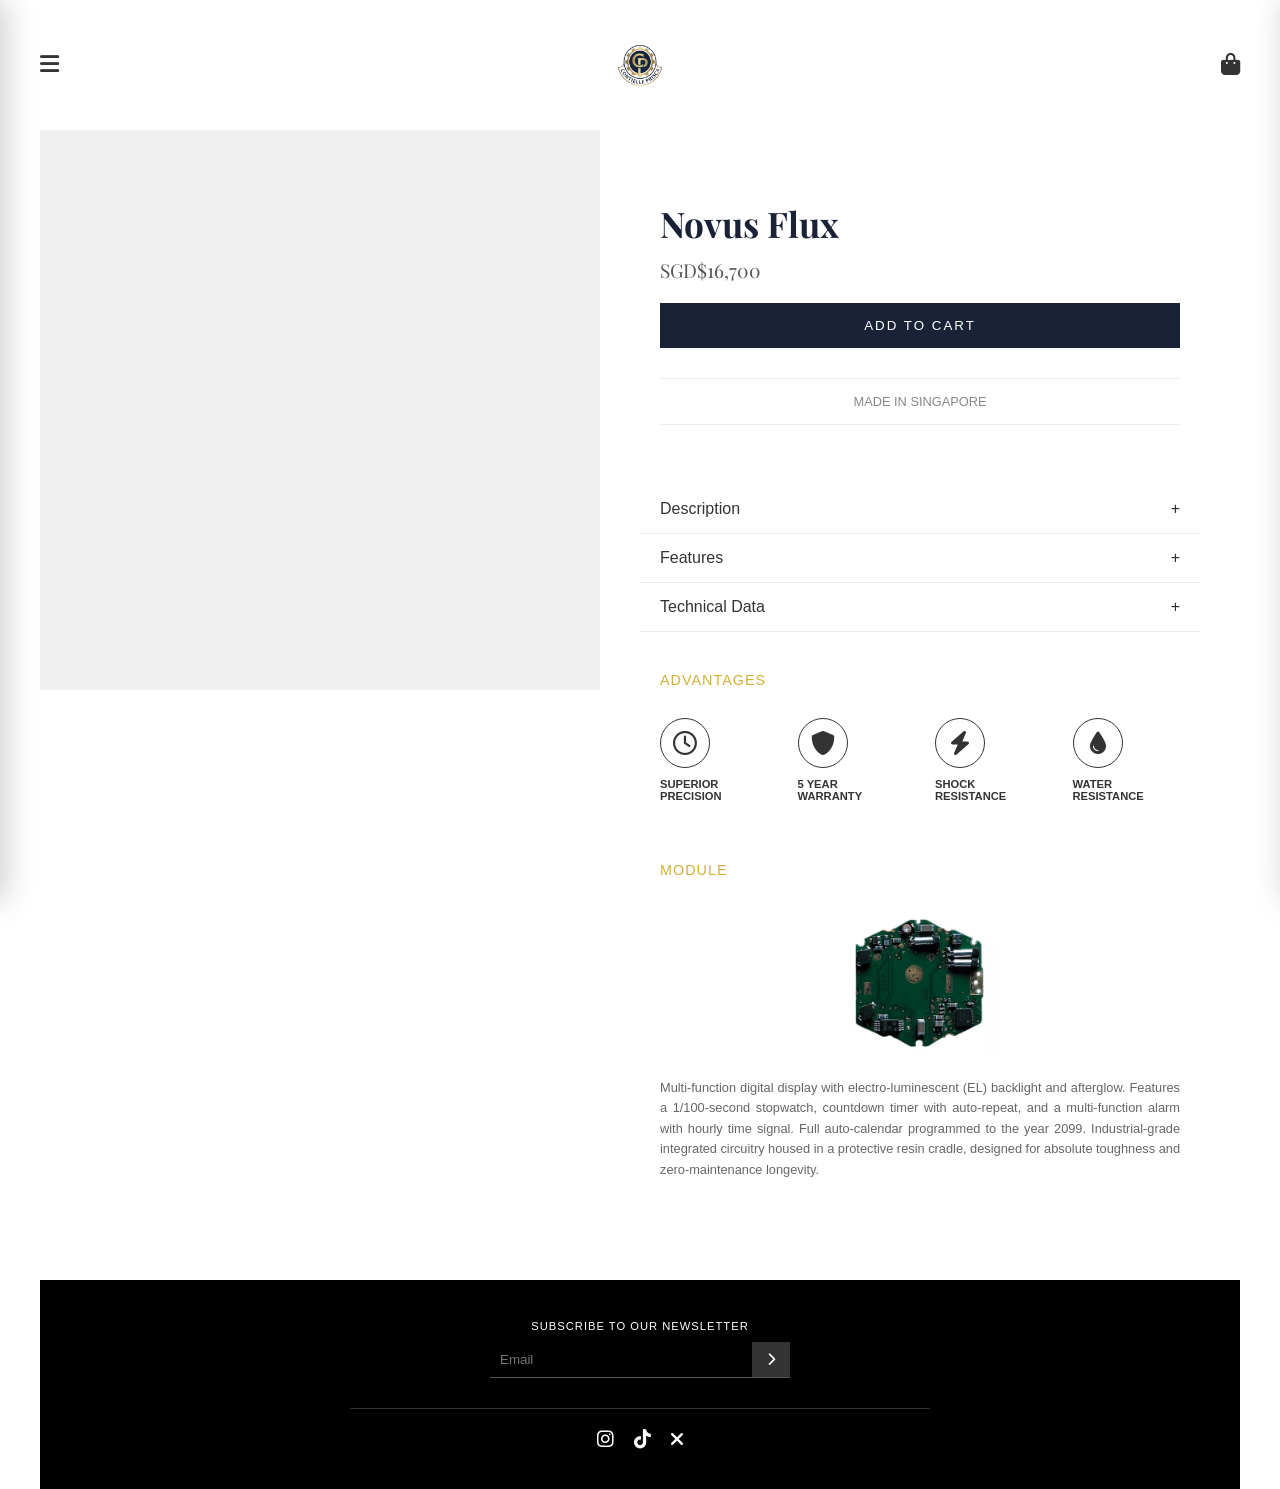
<file: Website/novus-flux.html>
<!DOCTYPE html>
<html lang="en">
<head>
    <meta charset="UTF-8">
    <meta name="viewport" content="width=device-width, initial-scale=1.0">
    <title>Novus Flux</title>
    <link rel="stylesheet" href="../CSS/style.css">
    <link rel="stylesheet" href="https://cdnjs.cloudflare.com/ajax/libs/font-awesome/6.0.0/css/all.min.css">
</head>
<body>
    <header>
        <button id="menu-btn" class="icon-btn"><i class="fas fa-bars"></i></button>
        <div class="logo-text" onclick="window.location.href='index.html'"></div>
        <button id="cart-btn" class="icon-btn"><i class="fas fa-shopping-bag"></i></button>
    </header>

    <div class="page-container">
        <div class="product-content-wrapper">
            <div class="product-images">
                <div class="sketchfab-container">
                    <iframe 
                        title="Contielle Prisca Novus Flux Watch For IP" 
                        frameborder="0" 
                        allowfullscreen 
                        mozallowfullscreen="true" 
                        webkitallowfullscreen="true" 
                        allow="autoplay; fullscreen; xr-spatial-tracking" 
                        src="https://sketchfab.com/models/9be4f602df1f4bbfad81fb6c610d86bc/embed">
                    </iframe>
                </div>
                </div>
            
            <div class="product-info">
                <div class="product-header">
                    <h1 class="product-title">Novus Flux</h1>
                    <p class="price">SGD$16,700</p>
                    <button class="btn-primary">Add to Cart</button>
                    <div class="origin-divider">Made In Singapore</div>
                </div>

                 <div class="accordion">
                    <div class="accordion-item"><div class="accordion-header">Description <span>+</span></div><div class="accordion-content">This 48.5 mm powerhouse is forged from sand-blasted, high-impact titanium reinforced with a Grade 5 Titanium core guard. Built for extreme environments, it features a glossy, purple frame with a design wave engraved sub-frame and a high-visibility digital-analog display 

Slightly more streamlined than standard digital models, it utilizes a flush-mounted polycarbonate hybrid glass for a sleeker profile that fits under a sleeve without sacrificing 20-bar water resistance. </div></div>
                    <div class="accordion-item">
    <div class="accordion-header">Features <span>+</span></div>
    <div class="accordion-content">
        <div class="tech-specs-list">

            <div class="spec-row">
                <span class="spec-label">Anti-Magnetic</span>
                <span class="spec-value">Resistant to magnetic fields reaching 15,000 gauss</span>
            </div>

            <div class="spec-row">
                <span class="spec-label">Chronometer</span>
                <span class="spec-value">Certified precision standard</span>
            </div>

        

        

            <div class="spec-row">
                <span class="spec-label">Valve</span>
                <span class="spec-value">Helium Escape Valve</span>
            </div>

            <div class="spec-row">
                <span class="spec-label">Caseback</span>
                <span class="spec-value">Aerograde Titanium</span>
            </div>

            <div class="spec-row">
                <span class="spec-label">Date</span>
                <span class="spec-value">Digital Module</span>
            </div>

        </div>
    </div>
</div>
                    <div class="accordion-item">
    <div class="accordion-header">Technical Data <span>+</span></div>
    <div class="accordion-content">
        <div class="tech-specs-list">
            
            <div class="spec-row">
                <span class="spec-label">Reference</span>
                <span class="spec-value">330.78.22.20.07.152</span>
            </div>

            <div class="spec-row">
                <span class="spec-label">Between Lugs</span>
                <span class="spec-value">20 mm</span>
            </div>

            <div class="spec-row">
                <span class="spec-label">Lug-to-Lug</span>
                <span class="spec-value">49.60 mm</span>
            </div>

            <div class="spec-row">
                <span class="spec-label">Case Diameter</span>
                <span class="spec-value">42 mm</span>
            </div>

            <div class="spec-row">
                <span class="spec-label">Case Material</span>
                <span class="spec-value">Titanium</span>
            </div>

        

            <div class="spec-row">
                <span class="spec-label">Display</span>
                <span class="spec-value">Polycarbonate Glass Hybrid</span>
            </div>

            <div class="spec-row">
                <span class="spec-label">Water Resistance</span>
                <span class="spec-value">30 Bar (300 Metres / 1000 Feet)</span>
            </div>

             <div class="spec-row">
                <span class="spec-label">Movement Type</span>
                <span class="spec-value">Multi-function Digital</span>
            </div>

            <div class="spec-row">
                <span class="spec-label">Power Reserve</span>
                <span class="spec-value">10 Years</span>
            </div>

        </div>
    </div>
</div>

                <div class="advantages-section">
                    <div class="section-title">ADVANTAGES</div>
                    <div class="icon-grid">
                        <div class="feature-icon"><i class="far fa-clock"></i><p>Superior Precision</p></div>
                        <div class="feature-icon"><i class="fas fa-shield-alt"></i><p>5 Year Warranty</p></div>
                        <div class="feature-icon"><i class="fas fa-bolt"></i><p>Shock Resistance</p></div>
                        <div class="feature-icon"><i class="fas fa-tint"></i><p>Water Resistance</p></div>
                    </div>
                </div>

                <div class="movement-section">
                    <div class="section-title">MODULE</div>
                    <img src="../Photos/module.png" class="movement-img" alt="Movement">
                    <p class="movement-text">Multi-function digital display with electro-luminescent (EL) backlight and afterglow. Features a 1/100-second stopwatch, countdown timer with auto-repeat, and a multi-function alarm with hourly time signal. Full auto-calendar programmed to the year 2099. Industrial-grade integrated circuitry housed in a protective resin cradle, designed for absolute toughness and zero-maintenance longevity.</p>
                </div>
            </div>
        </div>
    </div>
    <footer class="site-footer">
        <label class="newsletter-label">Subscribe to our newsletter</label>
        <div class="input-group"><input type="email" placeholder="Email" class="email-input"><button class="submit-btn"><i class="fas fa-chevron-right"></i></button></div>
        <div class="footer-divider"></div>
        <div class="social-icons"><i class="fab fa-instagram"></i><i class="fab fa-tiktok"></i><i class="fas fa-times"></i></div>
    </footer>

    <div id="utility-menu" class="overlay">
        <div class="overlay-header">
            <button id="close-utility" class="icon-btn"><i class="fas fa-times"></i></button>
        </div>
        <ul class="menu-list">
            <li onclick="window.location.href='index.html'">Watches <i class="fas fa-chevron-right"></i></li>
            <li onclick="window.location.href='accessories.html'">Accessories <i class="fas fa-chevron-right"></i></li>
            <li onclick="window.location.href='membership.html'">Membership <i class="fas fa-chevron-right"></i></li>
            <li onclick="window.location.href='athletes.html'">Athletes <i class="fas fa-chevron-right"></i></li>
            <li onclick="window.location.href='community.html'">Community <i class="fas fa-chevron-right"></i></li>
            <li onclick="window.location.href='rank.html'">Rank <i class="fas fa-chevron-right"></i></li>
            <li onclick="window.location.href='profile.html'">Profile <i class="fas fa-chevron-right"></i></li>
            <li onclick="window.location.href='settings.html'">Settings <i class="fas fa-chevron-right"></i></li>
            <li onclick="window.location.href='about.html'">About Us <i class="fas fa-chevron-right"></i></li>
        </ul>
    </div>

    <div id="cart-menu" class="overlay overlay-right">
        <div class="overlay-header" style="justify-content: flex-end;">
            <button id="close-cart" class="icon-btn"><i class="fas fa-times"></i></button>
        </div>
        <div class="cart-content">
            <div class="cart-title">YOUR CART (1)</div>
            <div class="cart-item">
                <img src="../Photos/novusfluxCart.png" alt="Watch">
                <div>
                    <div>Sea Mariner NATO</div>
                    <div class="qty-selector"><button class="qty-btn">-</button><input class="qty-input" value="1"><button class="qty-btn">+</button></div>
                    <div class="cart-price">$7,100.00</div>
                </div>
            </div>
            <div class="delivery-box">Delivery within 48 hours</div>
            <div class="cart-footer">
                <button class="checkout-btn">Checkout</button>
            </div>
        </div>
    </div>

    <script src="../Javascript/script.js"></script>
</body>
</html>
</file>
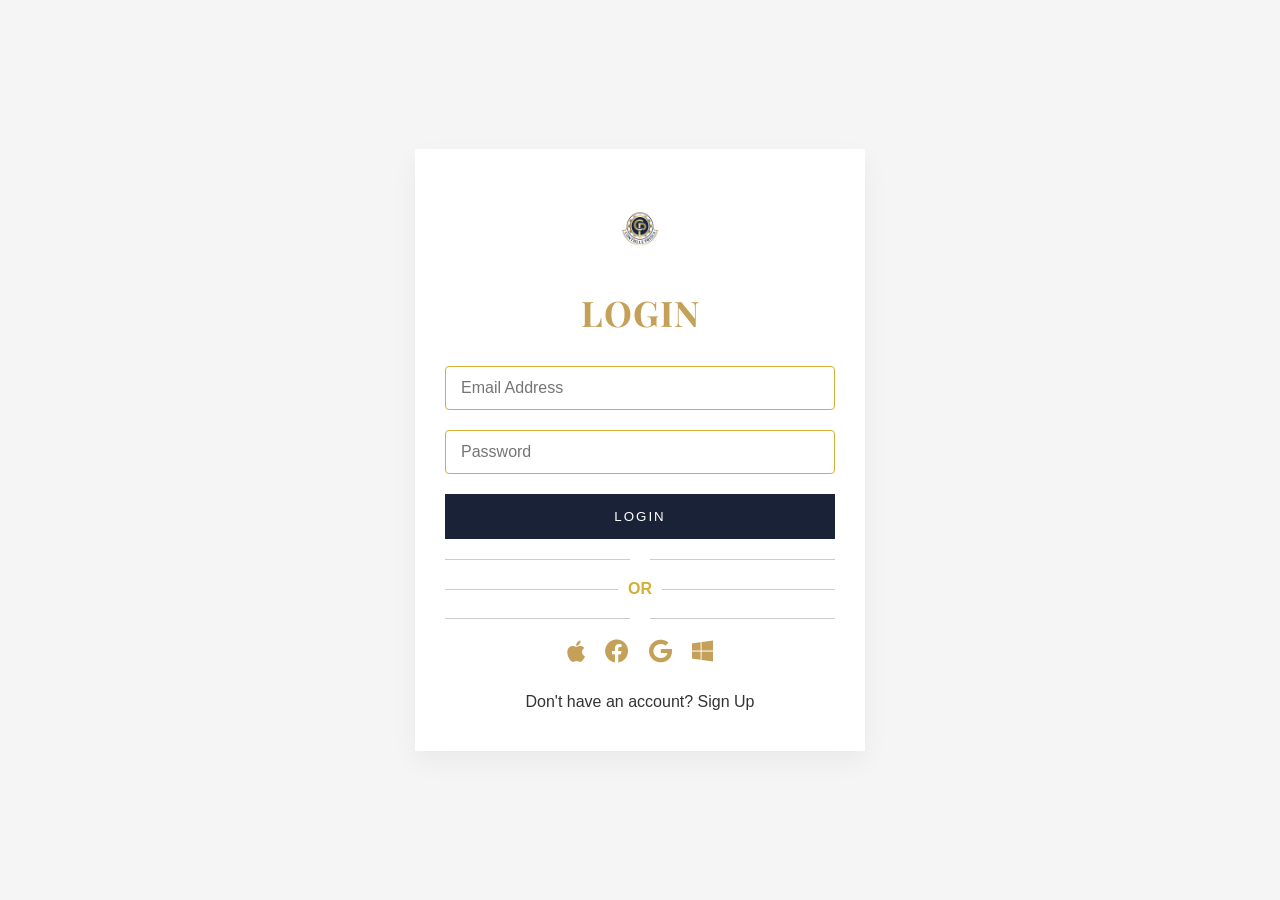
<file: Website/profile.html>
<!DOCTYPE html>
<html lang="en">
<head>
    <meta charset="UTF-8">
    <meta name="viewport" content="width=device-width, initial-scale=1.0">
    <title>My Profile - Contielle Prisca</title>
    <link rel="stylesheet" href="../CSS/style.css">
    <link rel="stylesheet" href="https://cdnjs.cloudflare.com/ajax/libs/font-awesome/6.0.0/css/all.min.css">
</head>
<body>
    <header>
        <button id="menu-btn" class="icon-btn"><i class="fas fa-bars"></i></button>
        <div class="logo-text" onclick="window.location.href='index.html'"></div>
        <button id="cart-btn" class="icon-btn"><i class="fas fa-shopping-bag"></i></button>
    </header>

    <div id="utility-menu" class="overlay">
        <div class="overlay-header">
            <button id="close-utility" class="icon-btn"><i class="fas fa-times"></i></button>
        </div>
        <ul class="menu-list">
            <li onclick="window.location.href='index.html'">Watches <i class="fas fa-chevron-right"></i></li>
            <li onclick="window.location.href='accessories.html'">Accessories <i class="fas fa-chevron-right"></i></li>
            <li onclick="window.location.href='membership.html'">Membership <i class="fas fa-chevron-right"></i></li>
            <li onclick="window.location.href='athletes.html'">Athletes <i class="fas fa-chevron-right"></i></li>
            <li onclick="window.location.href='community.html'">Community <i class="fas fa-chevron-right"></i></li>
            <li onclick="window.location.href='rank.html'">Rank <i class="fas fa-chevron-right"></i></li>
            <li onclick="window.location.href='profile.html'">Profile <i class="fas fa-chevron-right"></i></li>
            <li onclick="window.location.href='settings.html'">Settings <i class="fas fa-chevron-right"></i></li>
            <li onclick="window.location.href='about.html'">About Us <i class="fas fa-chevron-right"></i></li>
        </ul>
    </div>

    <div id="cart-menu" class="overlay overlay-right">
        <div class="overlay-header" style="justify-content: flex-end;">
            <button id="close-cart" class="icon-btn"><i class="fas fa-times"></i></button>
        </div>
        <div class="cart-content">
            <div class="cart-title">YOUR CART (1)</div>
            <div class="cart-item">
                <img src="https://via.placeholder.com/100" alt="Watch">
                <div>
                    <div>Sea Mariner NATO</div>
                    <div class="qty-selector"><button class="qty-btn">-</button><input class="qty-input" value="1"><button class="qty-btn">+</button></div>
                    <div class="cart-price">$7,100.00</div>
                </div>
            </div>
            <div class="delivery-box">Delivery within 48 hours</div>
            <div class="cart-footer">
                <button class="checkout-btn">Checkout</button>
            </div>
        </div>
    </div>

    <div class="page-container profile-page">
        
        <div class="profile-hero">
            <div class="profile-avatar-large" id="profile-initials">--</div>
            <h1 class="profile-name" id="profile-name">Loading...</h1>
            <div class="profile-stats">
                <span id="connection-count">4 Connections</span>
                <span class="separator">•</span>
                <span id="member-since">Since 2020</span>
            </div>
        </div>

        <div class="profile-tabs">
            <button class="tab-btn active" onclick="switchTab('forum')">Forum Posts</button>
            <button class="tab-btn" onclick="switchTab('connections')">Connections</button>
            <button class="tab-btn" onclick="switchTab('badges')">Badges</button>
        </div>

        <div class="tab-content-container">
            
            <div id="forum-tab" class="tab-pane active">
                <div class="empty-state-box">
                    <p>No posts yet...</p>
                </div>
                
            </div>

            <div id="connections-tab" class="tab-pane">
    <div class="connections-list" id="connections-container">
                    <div class="connection-card">
                        <div class="conn-avatar">AU</div>
                        <span class="conn-name">Adilah Uo</span>
                    </div>
                    <div class="connection-card">
                        <div class="conn-avatar">AZ</div>
                        <span class="conn-name">Aryton Zola</span>
                    </div>
                    <div class="connection-card">
                        <div class="conn-avatar">MS</div>
                        <span class="conn-name">Madeline Swann</span>
                    </div>
                    <div class="connection-card">
                        <div class="conn-avatar">JV</div>
                        <span class="conn-name">June Vargas</span>
                    </div>
                </div>
            </div>

            <div id="badges-tab" class="tab-pane">
                <div class="badges-list" id="full-badges-list">
                    </div>
            </div>

        </div>
    </div>

    <footer class="site-footer">
        <label class="newsletter-label">Subscribe to our newsletter</label>
        <div class="input-group">
            <input type="email" placeholder="Email" class="email-input">
            <button class="submit-btn"><i class="fas fa-chevron-right"></i></button>
        </div>
        <div class="footer-divider"></div>
        <div class="social-icons">
            <i class="fab fa-instagram"></i>
            <i class="fab fa-tiktok"></i>
            <i class="fas fa-times"></i>
        </div>
    </footer>

    <script src="../Javascript/script.js"></script>
    <script>
        // Tab Switcher Logic
        function switchTab(tabName) {
            // Remove active class from all buttons and panes
            document.querySelectorAll('.tab-btn').forEach(b => b.classList.remove('active'));
            document.querySelectorAll('.tab-pane').forEach(p => p.classList.remove('active'));

            // Add active class to clicked button and corresponding pane
            document.querySelector(`button[onclick="switchTab('${tabName}')"]`).classList.add('active');
            document.getElementById(`${tabName}-tab`).classList.add('active');
        }
    </script>
</body>
</html>
</file>
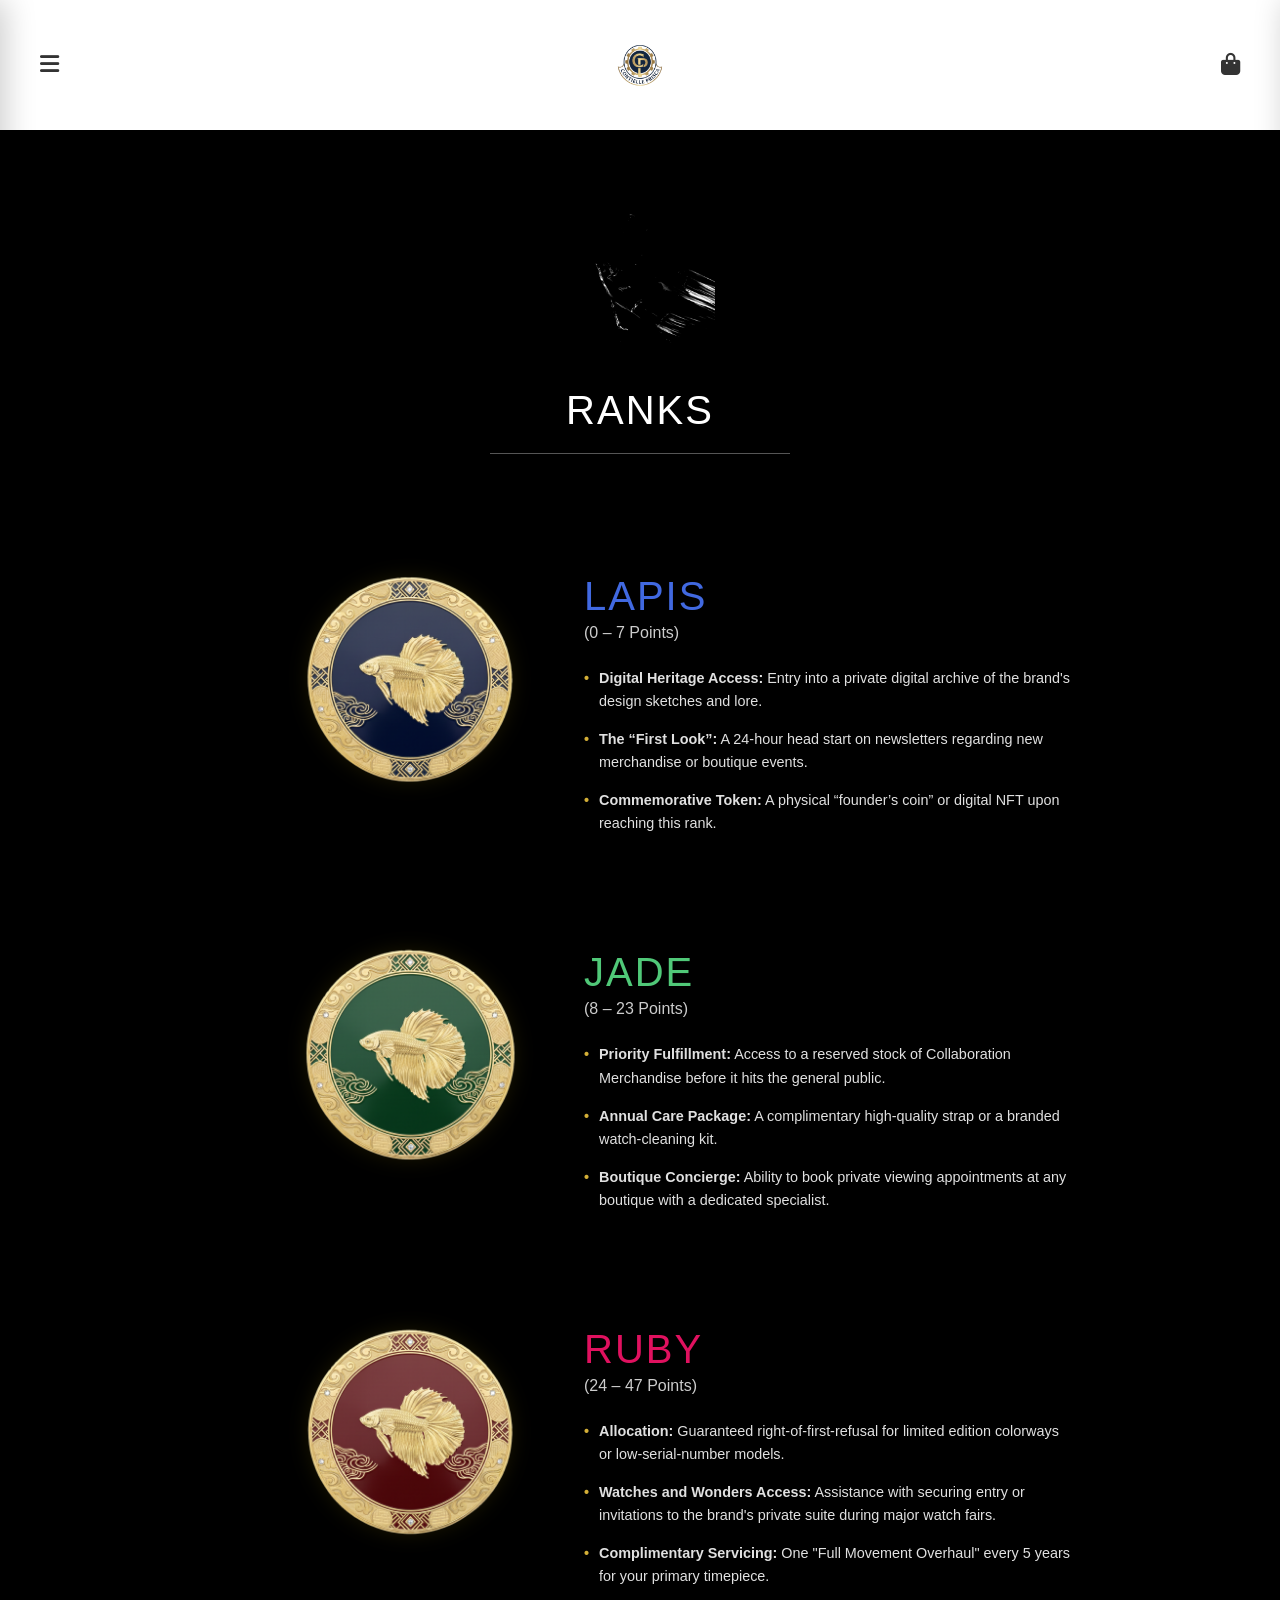
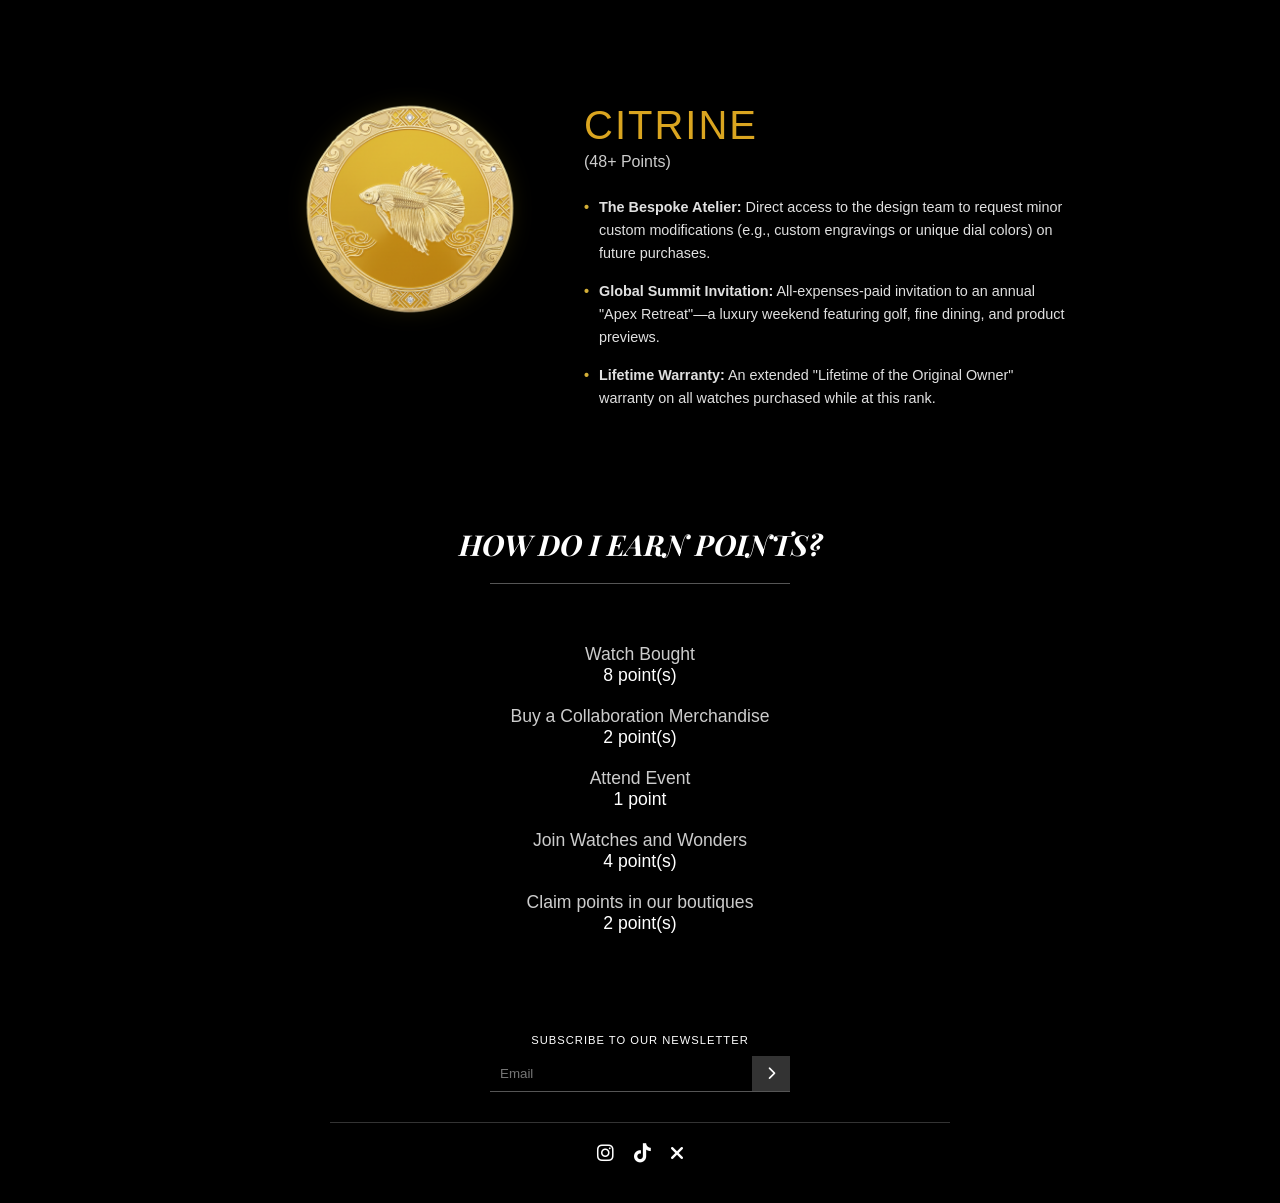
<file: Website/rank.html>
<!DOCTYPE html>
<html lang="en">
<head>
    <meta charset="UTF-8">
    <meta name="viewport" content="width=device-width, initial-scale=1.0">
    <title>Membership Ranks</title>
    <link rel="stylesheet" href="../CSS/style.css">
    <link rel="stylesheet" href="https://cdnjs.cloudflare.com/ajax/libs/font-awesome/6.0.0/css/all.min.css">
</head>
<body class="rank-body">
    
    <header>
        <button id="menu-btn" class="icon-btn"><i class="fas fa-bars"></i></button>
        <div class="logo-text" onclick="window.location.href='index.html'"></div>
        <button id="cart-btn" class="icon-btn"><i class="fas fa-shopping-bag"></i></button>
    </header>

    <div class="page-container rank-page-container">
        
        <div class="rank-header">
            <div class="rank-icon-wrapper">
                <img src="../Photos/rank.gif" alt="Rank Hand Icon" class="rank-header-gif">
            </div>
            <h1 class="rank-main-title">RANKS</h1>
            <div class="rank-divider"></div>
        </div>

        <div class="ranks-wrapper">

            <div class="rank-card">
                <div class="rank-badge-col">
                    <img src="../Photos/bluefish.png" alt="Lapis Badge" class="rank-badge-img">
                </div>
                <div class="rank-info-col">
                    <h2 class="rank-name lapis-text">LAPIS</h2>
                    <p class="rank-points">(0 – 7 Points)</p>
                    <ul class="rank-perks">
                        <li><strong>Digital Heritage Access:</strong> Entry into a private digital archive of the brand's design sketches and lore.</li>
                        <li><strong>The “First Look”:</strong> A 24-hour head start on newsletters regarding new merchandise or boutique events.</li>
                        <li><strong>Commemorative Token:</strong> A physical “founder’s coin” or digital NFT upon reaching this rank.</li>
                    </ul>
                </div>
            </div>

            <div class="rank-card">
                <div class="rank-badge-col">
                    <img src="../Photos/greenfish.png" alt="Jade Badge" class="rank-badge-img">
                </div>
                <div class="rank-info-col">
                    <h2 class="rank-name jade-text">JADE</h2>
                    <p class="rank-points">(8 – 23 Points)</p>
                    <ul class="rank-perks">
                        <li><strong>Priority Fulfillment:</strong> Access to a reserved stock of Collaboration Merchandise before it hits the general public.</li>
                        <li><strong>Annual Care Package:</strong> A complimentary high-quality strap or a branded watch-cleaning kit.</li>
                        <li><strong>Boutique Concierge:</strong> Ability to book private viewing appointments at any boutique with a dedicated specialist.</li>
                    </ul>
                </div>
            </div>

            <div class="rank-card">
                <div class="rank-badge-col">
                    <img src="../Photos/redfish.png" alt="Ruby Badge" class="rank-badge-img">
                </div>
                <div class="rank-info-col">
                    <h2 class="rank-name ruby-text">RUBY</h2>
                    <p class="rank-points">(24 – 47 Points)</p>
                    <ul class="rank-perks">
                        <li><strong>Allocation:</strong> Guaranteed right-of-first-refusal for limited edition colorways or low-serial-number models.</li>
                        <li><strong>Watches and Wonders Access:</strong> Assistance with securing entry or invitations to the brand's private suite during major watch fairs.</li>
                        <li><strong>Complimentary Servicing:</strong> One "Full Movement Overhaul" every 5 years for your primary timepiece.</li>
                    </ul>
                </div>
            </div>

            <div class="rank-card">
                <div class="rank-badge-col">
                    <img src="../Photos/yellowfish.png" alt="Citrine Badge" class="rank-badge-img">
                </div>
                <div class="rank-info-col">
                    <h2 class="rank-name citrine-text">CITRINE</h2>
                    <p class="rank-points">(48+ Points)</p>
                    <ul class="rank-perks">
                        <li><strong>The Bespoke Atelier:</strong> Direct access to the design team to request minor custom modifications (e.g., custom engravings or unique dial colors) on future purchases.</li>
                        <li><strong>Global Summit Invitation:</strong> All-expenses-paid invitation to an annual "Apex Retreat"—a luxury weekend featuring golf, fine dining, and product previews.</li>
                        <li><strong>Lifetime Warranty:</strong> An extended "Lifetime of the Original Owner" warranty on all watches purchased while at this rank.</li>
                    </ul>
                </div>
            </div>

        </div>

        <div class="earn-points-section">
            <h2 class="earn-title">HOW DO I EARN POINTS?</h2>
            <div class="rank-divider"></div>
            
            <div class="earn-list">
                <div class="earn-item">
                    <span class="earn-action">Watch Bought</span>
                    <span class="earn-value">8 point(s)</span>
                </div>
                <div class="earn-item">
                    <span class="earn-action">Buy a Collaboration Merchandise</span>
                    <span class="earn-value">2 point(s)</span>
                </div>
                <div class="earn-item">
                    <span class="earn-action">Attend Event</span>
                    <span class="earn-value">1 point</span>
                </div>
                <div class="earn-item">
                    <span class="earn-action">Join Watches and Wonders</span>
                    <span class="earn-value">4 point(s)</span>
                </div>
                <div class="earn-item">
                    <span class="earn-action">Claim points in our boutiques</span>
                    <span class="earn-value">2 point(s)</span>
                </div>
            </div>
        </div>

    </div>

    <footer class="site-footer">
        <label class="newsletter-label">Subscribe to our newsletter</label>
        <div class="input-group">
            <input type="email" placeholder="Email" class="email-input">
            <button class="submit-btn"><i class="fas fa-chevron-right"></i></button>
        </div>
        <div class="footer-divider"></div>
        <div class="social-icons">
            <i class="fab fa-instagram"></i>
            <i class="fab fa-tiktok"></i>
            <i class="fas fa-times"></i>
        </div>
    </footer>

    <div id="utility-menu" class="overlay">
        <div class="overlay-header">
            <button id="close-utility" class="icon-btn"><i class="fas fa-times"></i></button>
        </div>
        <ul class="menu-list">
            <li onclick="window.location.href='index.html'">Watches <i class="fas fa-chevron-right"></i></li>
            <li onclick="window.location.href='accessories.html'">Accessories <i class="fas fa-chevron-right"></i></li>
            <li onclick="window.location.href='membership.html'">Membership <i class="fas fa-chevron-right"></i></li>
            <li onclick="window.location.href='athletes.html'">Athletes <i class="fas fa-chevron-right"></i></li>
            <li onclick="window.location.href='community.html'">Community <i class="fas fa-chevron-right"></i></li>
            <li onclick="window.location.href='rank.html'">Rank <i class="fas fa-chevron-right"></i></li>
            <li onclick="window.location.href='profile.html'">Profile <i class="fas fa-chevron-right"></i></li>
            <li onclick="window.location.href='settings.html'">Settings <i class="fas fa-chevron-right"></i></li>
            <li onclick="window.location.href='about.html'">About Us <i class="fas fa-chevron-right"></i></li>
        </ul>
    </div>

    <div id="cart-menu" class="overlay overlay-right">
        <div class="overlay-header" style="justify-content: flex-end;">
            <button id="close-cart" class="icon-btn"><i class="fas fa-times"></i></button>
        </div>
        <div class="cart-content">
            <div class="cart-title">YOUR CART (1)</div>
            <div class="cart-item">
                <img src="https://via.placeholder.com/100" alt="Watch">
                <div>
                    <div>Sea Mariner NATO</div>
                    <div class="qty-selector"><button class="qty-btn">-</button><input class="qty-input" value="1"><button class="qty-btn">+</button></div>
                    <div class="cart-price">$7,100.00</div>
                </div>
            </div>
            <div class="delivery-box">Delivery within 48 hours</div>
            <div class="cart-footer">
                <button class="checkout-btn">Checkout</button>
            </div>
        </div>
    </div>

    <script src="../Javascript/script.js"></script>
</body>
</html>
</file>
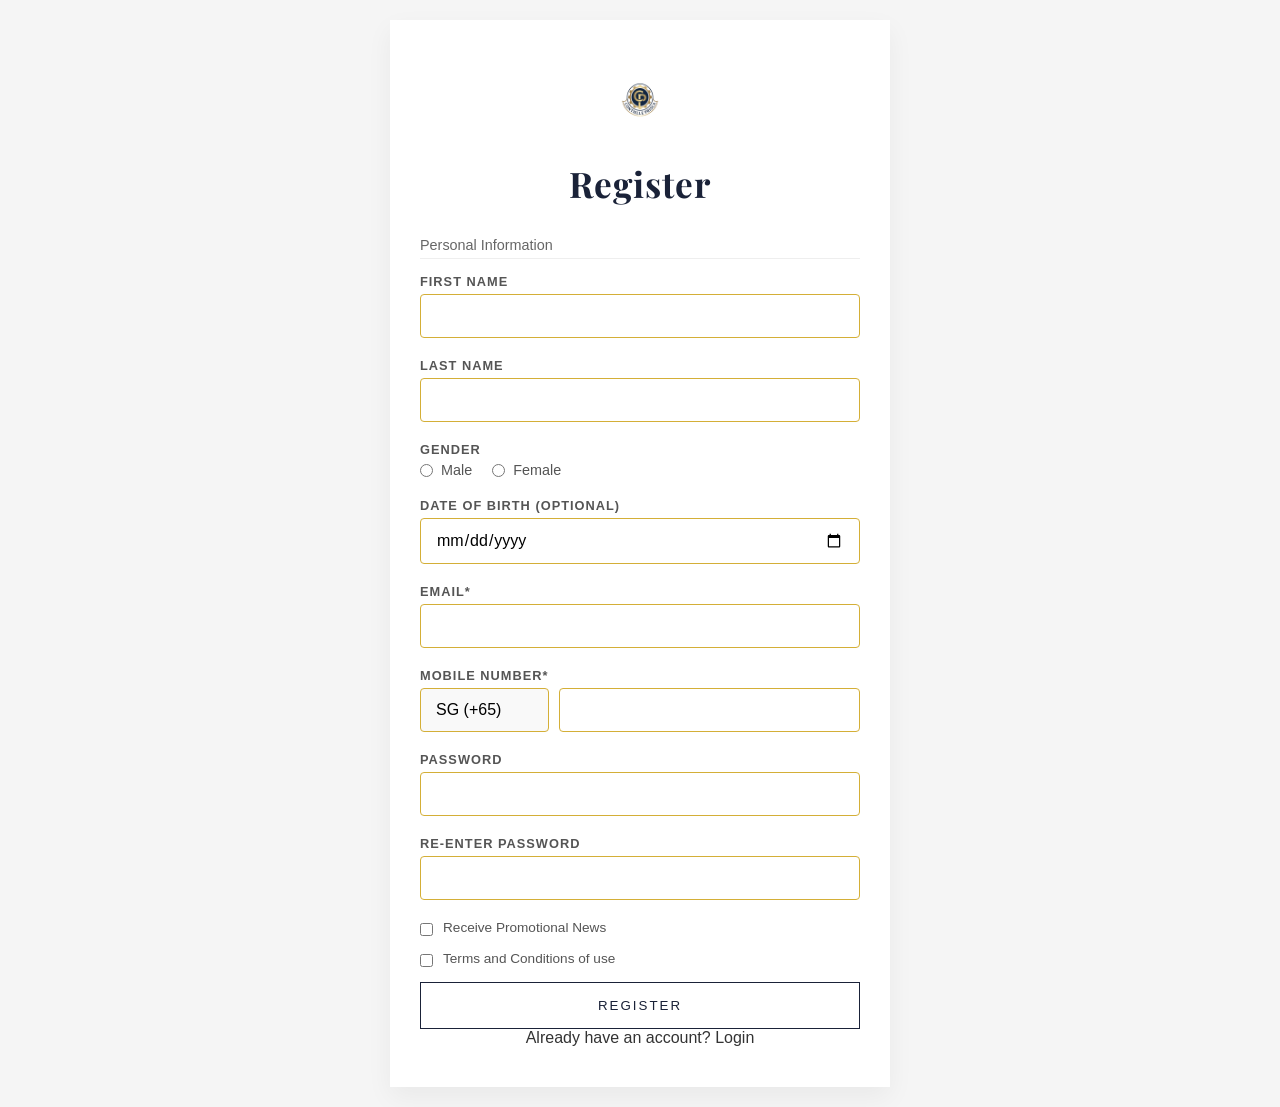
<file: Website/registration.html>
<!DOCTYPE html>
<html lang="en">
<head>
    <meta charset="UTF-8">
    <meta name="viewport" content="width=device-width, initial-scale=1.0">
    <title>Register - Contielle Prisca</title>
    <link rel="stylesheet" href="../CSS/style.css">
    <link rel="stylesheet" href="https://cdnjs.cloudflare.com/ajax/libs/font-awesome/6.0.0/css/all.min.css">
</head>
<body class="auth-body">

    <div class="auth-card register-card">
        <div class="auth-logo" onclick="window.location.href='index.html'" title="Return Home"></div>

        <div class="auth-header">
            <h1 class="auth-title register-title">Register</h1>
        </div>

        <form id="registration-form">
            <div class="section-label">Personal Information</div>

            <div class="form-group">
                <label class="form-label">First Name</label>
                <input type="text" class="form-input" id="FirstName" required>
            </div>

            <div class="form-group">
                <label class="form-label">Last Name</label>
                <input type="text" class="form-input" id="LastName" required>
            </div>

            <div class="form-group">
                <label class="form-label">Gender</label>
                <div class="radio-group">
                    <label><input type="radio" name="gender" value="male"> Male</label>
                    <label><input type="radio" name="gender" value="female"> Female</label>
                </div>
            </div>

            <div class="form-group">
                <label class="form-label">Date of Birth (Optional)</label>
                <input type="date" class="form-input" id="birthdate" placeholder="00/00/0000">
            </div>

            <div class="form-group">
                <label class="form-label">Email*</label>
                <input type="email" class="form-input" id="email" required>
            </div>

           <div class="form-group">
    <label class="form-label">Mobile Number*</label>
    <div class="input-group-row">
        <input type="text" class="form-input input-prefix-read" value="SG (+65)" readonly>
        <input type="tel" class="form-input input-mobile-wide" id="mobile" required>
    </div>
</div>

            <div class="form-group">
                <label class="form-label">Password</label>
                <input type="password" class="form-input" id="password" required>
            </div>

            <div class="form-group">
                <label class="form-label">Re-enter Password</label>
                <input type="password" class="form-input" id="confirm-password" required>
            </div>

            <div class="checkbox-group">
                <input type="checkbox" id="promo">
                <label for="promo">Receive Promotional News</label>
            </div>

            <div class="checkbox-group">
                <input type="checkbox" id="terms" required>
                <label for="terms">Terms and Conditions of use</label>
            </div>

            <button type="submit" class="btn-login btn-register-outline">Register</button>
        </form>

        <p class="text-sm-mt">
            Already have an account? <a href="login.html" class="text-primary-bold">Login</a>
        </p>
    </div>

    <script src="../Javascript/script.js"></script>
</body>
</html>
</file>
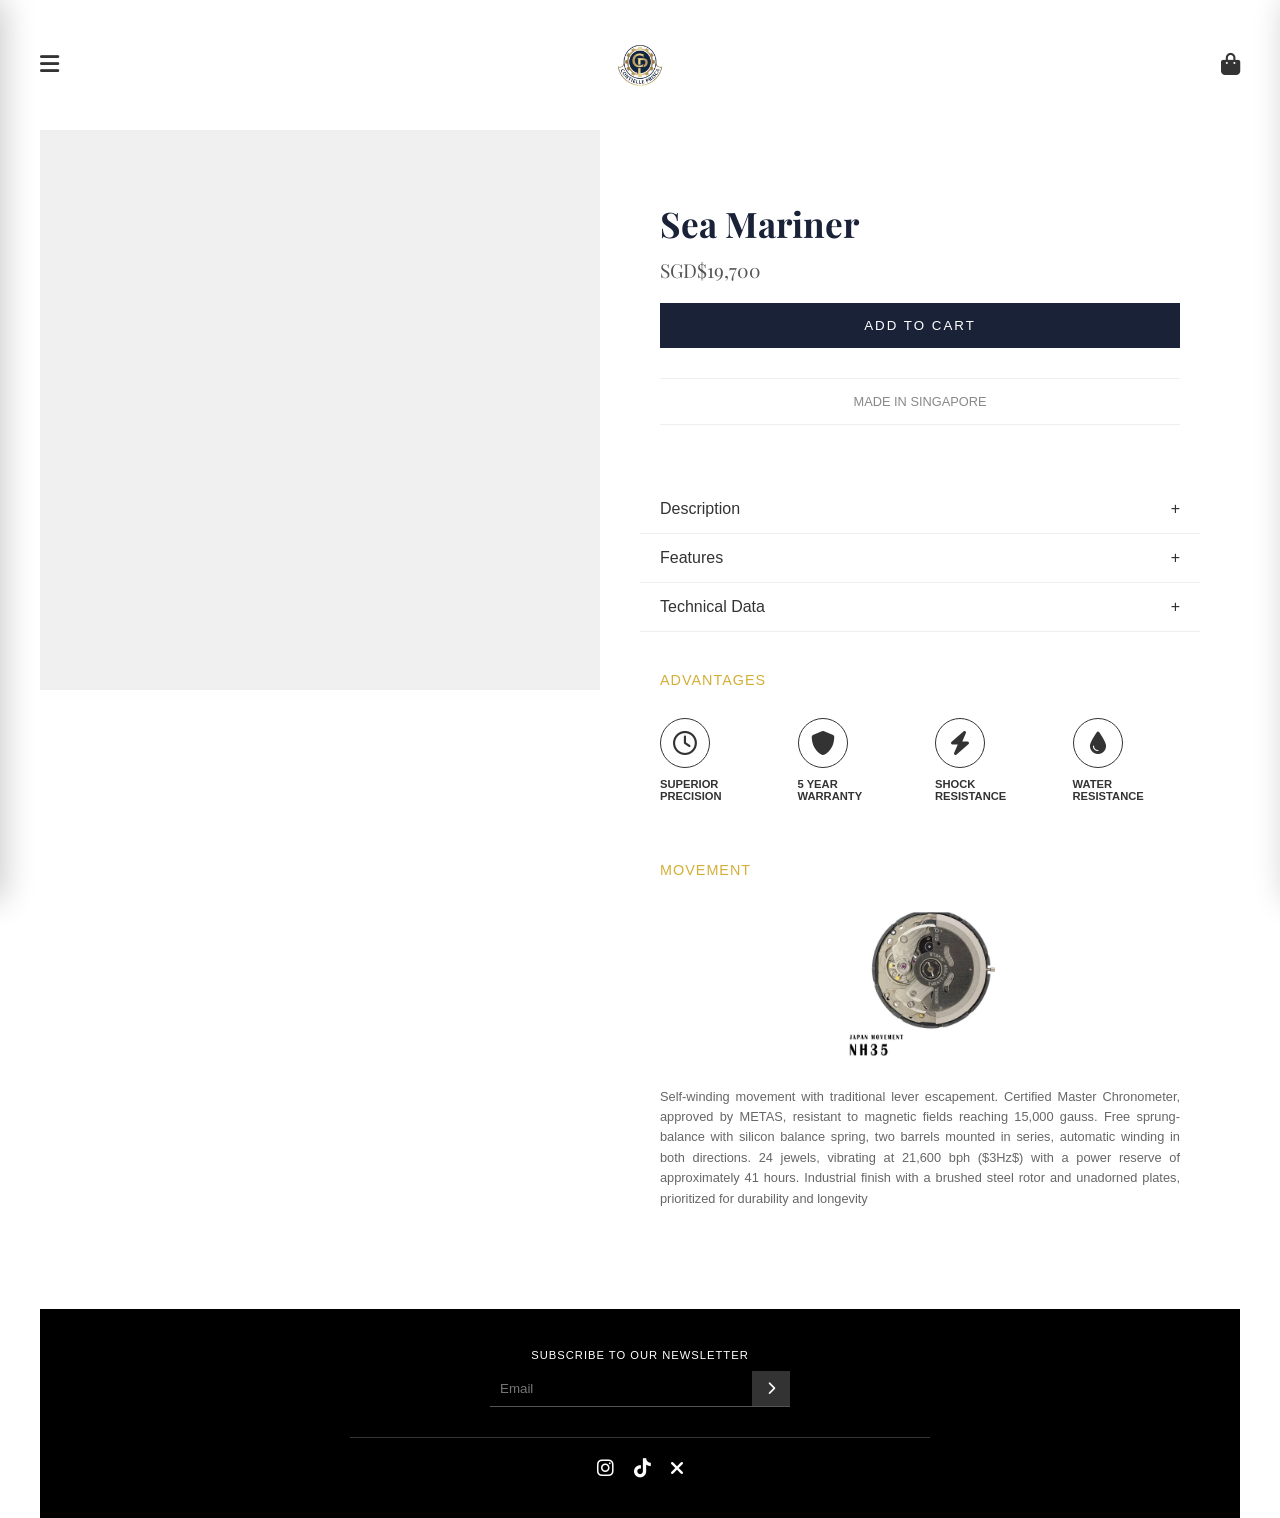
<file: Website/seamariner.html>
<!DOCTYPE html>
<html lang="en">
<head>
    <meta charset="UTF-8">
    <meta name="viewport" content="width=device-width, initial-scale=1.0">
    <title>Sea Mariner</title>
    <link rel="stylesheet" href="../CSS/style.css">
    <link rel="stylesheet" href="https://cdnjs.cloudflare.com/ajax/libs/font-awesome/6.0.0/css/all.min.css">
</head>
<body>
    <header>
        <button id="menu-btn" class="icon-btn"><i class="fas fa-bars"></i></button>
        <div class="logo-text" onclick="window.location.href='index.html'"></div>
        <button id="cart-btn" class="icon-btn"><i class="fas fa-shopping-bag"></i></button>
    </header>

    <div class="page-container">
        <div class="product-content-wrapper">
            <div class="product-images">
                <div class="sketchfab-container">
                    <iframe 
                        title="Sea Mariner 3D Model" 
                        frameborder="0" 
                        allowfullscreen 
                        mozallowfullscreen="true" 
                        webkitallowfullscreen="true" 
                        allow="autoplay; fullscreen; xr-spatial-tracking" 
                        src="https://sketchfab.com/models/7a6e17df48bc4fb99e9c97e96a1951f7/embed">
                    </iframe>
                </div>
                </div>
            
            <div class="product-info">
                <div class="product-header">
                    <h1 class="product-title">Sea Mariner</h1>
                    <p class="price">SGD$19,700</p>
                    <button class="btn-primary">Add to Cart</button>
                    <div class="origin-divider">Made In Singapore</div>
                </div>

                <div class="accordion">
                    <div class="accordion-item"><div class="accordion-header">Description <span>+</span></div><div class="accordion-content">This 45.5 mm model in sand-blasted Grade 5 Titanium features a strong yet lightweight Grade 2 Titanium, sports a brown tropical aluminium bezel ring and dial.


                        Slightly slimmer than the standard Diver 300M models thanks to the doming of the sapphire-crystal glass, it is presented on a NATO strap with a loop and buckle in Grade 5 Titanium.</div></div>
                    <div class="accordion-item">
    <div class="accordion-header">Features <span>+</span></div>
    <div class="accordion-content">
        <div class="tech-specs-list">

            <div class="spec-row">
                <span class="spec-label">Anti-Magnetic</span>
                <span class="spec-value">Resistant to magnetic fields reaching 15,000 gauss</span>
            </div>

            <div class="spec-row">
                <span class="spec-label">Chronometer</span>
                <span class="spec-value">Certified precision standard</span>
            </div>

            <div class="spec-row">
                <span class="spec-label">Bezel</span>
                <span class="spec-value">Unidirectional Rotating Bezel</span>
            </div>

            <div class="spec-row">
                <span class="spec-label">Crown</span>
                <span class="spec-value">Screw-in security crown</span>
            </div>

            <div class="spec-row">
                <span class="spec-label">Valve</span>
                <span class="spec-value">Helium Escape Valve</span>
            </div>

            <div class="spec-row">
                <span class="spec-label">Caseback</span>
                <span class="spec-value">Transparent Sapphire Crystal</span>
            </div>

            <div class="spec-row">
                <span class="spec-label">Date</span>
                <span class="spec-value">Date window at 6 o'clock</span>
            </div>

        </div>
    </div>
</div>
                    <div class="accordion-item">
    <div class="accordion-header">Technical Data <span>+</span></div>
    <div class="accordion-content">
        <div class="tech-specs-list">
            
            <div class="spec-row">
                <span class="spec-label">Reference</span>
                <span class="spec-value">210.92.42.20.01.001</span>
            </div>

            <div class="spec-row">
                <span class="spec-label">Between Lugs</span>
                <span class="spec-value">20 mm</span>
            </div>

            <div class="spec-row">
                <span class="spec-label">Lug-to-Lug</span>
                <span class="spec-value">49.60 mm</span>
            </div>

            <div class="spec-row">
                <span class="spec-label">Case Diameter</span>
                <span class="spec-value">42 mm</span>
            </div>

            <div class="spec-row">
                <span class="spec-label">Case Material</span>
                <span class="spec-value">Titanium</span>
            </div>

            <div class="spec-row">
                <span class="spec-label">Dial Colour</span>
                <span class="spec-value">Brown</span>
            </div>

            <div class="spec-row">
                <span class="spec-label">Crystal</span>
                <span class="spec-value">Domed Scratch-Resistant Sapphire</span>
            </div>

            <div class="spec-row">
                <span class="spec-label">Water Resistance</span>
                <span class="spec-value">30 Bar (300 Metres / 1000 Feet)</span>
            </div>

             <div class="spec-row">
                <span class="spec-label">Movement Type</span>
                <span class="spec-value">Self Winding</span>
            </div>

            <div class="spec-row">
                <span class="spec-label">Power Reserve</span>
                <span class="spec-value">55 Hours</span>
            </div>

        </div>
    </div>
</div>

                <div class="advantages-section">
                    <div class="section-title">ADVANTAGES</div>
                    <div class="icon-grid">
                        <div class="feature-icon"><i class="far fa-clock"></i><p>Superior Precision</p></div>
                        <div class="feature-icon"><i class="fas fa-shield-alt"></i><p>5 Year Warranty</p></div>
                        <div class="feature-icon"><i class="fas fa-bolt"></i><p>Shock Resistance</p></div>
                        <div class="feature-icon"><i class="fas fa-tint"></i><p>Water Resistance</p></div>
                    </div>
                </div>

                <div class="movement-section">
                    <div class="section-title">MOVEMENT</div>
                    <img src="../Photos/movement.png" class="movement-img" alt="Movement">
                    <p class="movement-text">Self-winding movement with traditional lever escapement. Certified Master Chronometer, approved by METAS, resistant to magnetic fields reaching 15,000 gauss. Free sprung-balance with silicon balance spring, two barrels mounted in series, automatic winding in both directions. 24 jewels, vibrating at 21,600 bph ($3Hz$) with a power reserve of approximately 41 hours. Industrial finish with a brushed steel rotor and unadorned plates, prioritized for durability and longevity</p>
                </div>
            </div>
        </div>
    </div>
    <footer class="site-footer">
        <label class="newsletter-label">Subscribe to our newsletter</label>
        <div class="input-group"><input type="email" placeholder="Email" class="email-input"><button class="submit-btn"><i class="fas fa-chevron-right"></i></button></div>
        <div class="footer-divider"></div>
        <div class="social-icons"><i class="fab fa-instagram"></i><i class="fab fa-tiktok"></i><i class="fas fa-times"></i></div>
    </footer>

    <div id="utility-menu" class="overlay">
        <div class="overlay-header">
            <button id="close-utility" class="icon-btn"><i class="fas fa-times"></i></button>
        </div>
        <ul class="menu-list">
            <li onclick="window.location.href='index.html'">Watches <i class="fas fa-chevron-right"></i></li>
            <li onclick="window.location.href='accessories.html'">Accessories <i class="fas fa-chevron-right"></i></li>
            <li onclick="window.location.href='membership.html'">Membership <i class="fas fa-chevron-right"></i></li>
            <li onclick="window.location.href='athletes.html'">Athletes <i class="fas fa-chevron-right"></i></li>
            <li onclick="window.location.href='community.html'">Community <i class="fas fa-chevron-right"></i></li>
            <li onclick="window.location.href='rank.html'">Rank <i class="fas fa-chevron-right"></i></li>
            <li onclick="window.location.href='profile.html'">Profile <i class="fas fa-chevron-right"></i></li>
            <li onclick="window.location.href='settings.html'">Settings <i class="fas fa-chevron-right"></i></li>
            <li onclick="window.location.href='about.html'">About Us <i class="fas fa-chevron-right"></i></li>
        </ul>
    </div>

    <div id="cart-menu" class="overlay overlay-right">
        <div class="overlay-header" style="justify-content: flex-end;">
            <button id="close-cart" class="icon-btn"><i class="fas fa-times"></i></button>
        </div>
        <div class="cart-content">
            <div class="cart-title">YOUR CART (1)</div>
            <div class="cart-item">
                <img src="https://via.placeholder.com/100" alt="Watch">
                <div>
                    <div>Sea Mariner NATO</div>
                    <div class="qty-selector"><button class="qty-btn">-</button><input class="qty-input" value="1"><button class="qty-btn">+</button></div>
                    <div class="cart-price">$7,100.00</div>
                </div>
            </div>
            <div class="delivery-box">Delivery within 48 hours</div>
            <div class="cart-footer">
                <button class="checkout-btn">Checkout</button>
            </div>
        </div>
    </div>

    <script src="../Javascript/script.js"></script>
</body>
</html>
</file>
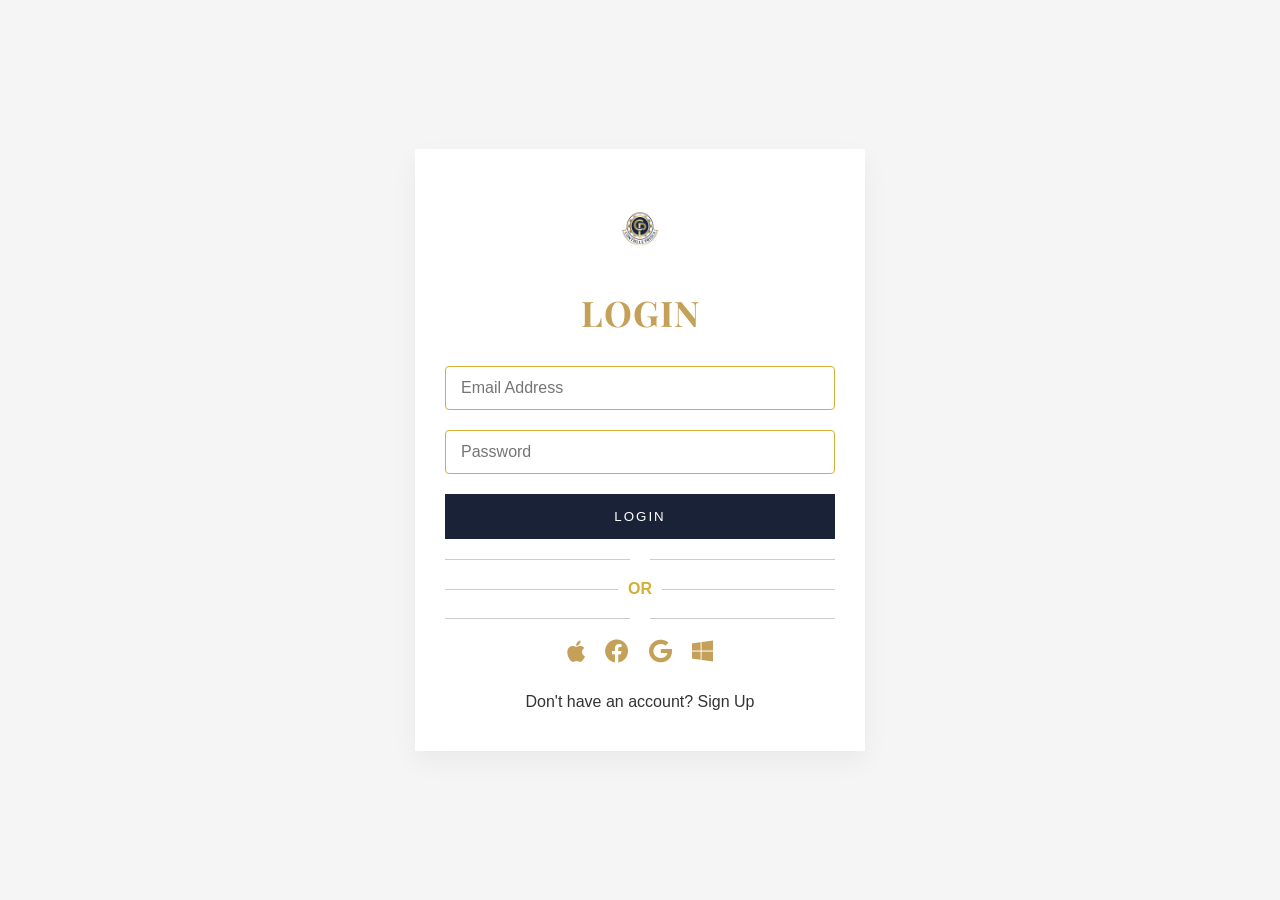
<file: Website/settings.html>
<!DOCTYPE html>
<html lang="en">
<head>
    <meta charset="UTF-8">
    <meta name="viewport" content="width=device-width, initial-scale=1.0">
    <title>Settings - Contielle Prisca</title>
    
    <link rel="stylesheet" href="../CSS/style.css">
    <link rel="stylesheet" href="https://cdnjs.cloudflare.com/ajax/libs/font-awesome/6.0.0/css/all.min.css">
    <link href="https://fonts.googleapis.com/css2?family=Inter:wght@400;600;700&display=swap" rel="stylesheet">
</head>
<body>

    <div class="settings-container">
        
        <header>
            <button id="menu-btn" class="icon-btn">
                <i class="fas fa-bars"></i>
            </button>
            
            <div class="logo-text" onclick="window.location.href='index.html'"></div>

            <button id="cart-btn" class="icon-btn">
                <i class="fas fa-shopping-bag"></i>
            </button>
        </header>

        <div class="profile-header">
            <div class="profile-avatar"></div>
            <h1>Username</h1>
            <p class="member-id">Member ID</p>
        </div>

        <form class="settings-form">
            <input type="hidden" id="settings-id">

            <div class="settings-input-group">
                <label>Mobile Number</label>
                <input type="number" id="settings-mobile" class="settings-input-box" placeholder="Enter mobile number">
            </div>

            <div class="settings-input-group">
                <label>Email Address</label>
                <input type="email" id="settings-email" class="settings-input-box" placeholder="Enter email">
            </div>

            <div class="settings-input-group">
                <label>Password</label>
                <input type="text" id="settings-pass" class="settings-input-box" placeholder="Enter new password">
            </div>

            <div class="settings-input-group">
                <label>Date of Birth</label>
                <input type="date" id="settings-dob" class="settings-input-box">
            </div>

            <div class="form-footer">
    <button type="submit" class="update-btn">Update Profile</button>
    
    <button type="button" id="logout-btn" style="background:transparent; margin-top: 15px;" class="update-btn">
        Log Out
    </button>
</div>
        
        </form>
    </div>

    <div id="utility-menu" class="overlay">
        <div class="overlay-header">
            <button id="close-utility" class="icon-btn"><i class="fas fa-times"></i></button>
        </div>
        <ul class="menu-list">
            <li onclick="window.location.href='index.html'">Watches <i class="fas fa-chevron-right"></i></li>
            <li onclick="window.location.href='accessories.html'">Accessories <i class="fas fa-chevron-right"></i></li>
            <li onclick="window.location.href='membership.html'">Membership <i class="fas fa-chevron-right"></i></li>
            <li onclick="window.location.href='athletes.html'">Athletes <i class="fas fa-chevron-right"></i></li>
            <li onclick="window.location.href='community.html'">Community <i class="fas fa-chevron-right"></i></li>
            <li onclick="window.location.href='rank.html'">Rank <i class="fas fa-chevron-right"></i></li>
            <li onclick="window.location.href='profile.html'">Profile <i class="fas fa-chevron-right"></i></li>
            <li onclick="window.location.href='settings.html'">Settings <i class="fas fa-chevron-right"></i></li>
            <li onclick="window.location.href='about.html'">About Us <i class="fas fa-chevron-right"></i></li>
        </ul>
    </div>

    <div id="cart-menu" class="overlay overlay-right">
        <div class="overlay-header" style="justify-content: flex-end;">
            <button id="close-cart" class="icon-btn"><i class="fas fa-times"></i></button>
        </div>
        <div class="cart-content">
            <div class="cart-title">YOUR CART (1)</div>
            <div class="cart-item">
                <img src="https://via.placeholder.com/100" alt="Watch">
                <div>
                    <div>Sea Mariner NATO</div>
                    <div class="qty-selector"><button class="qty-btn">-</button><input class="qty-input" value="1"><button class="qty-btn">+</button></div>
                    <div class="cart-price">$7,100.00</div>
                </div>
            </div>
            <div class="delivery-box">Delivery within 48 hours</div>
            <div class="cart-footer">
                <button class="checkout-btn">Checkout</button>
            </div>
        </div>
    </div>

    <script src="../Javascript/script.js"></script>
</body>
</html>
</file>
<file: CSS/style.css>
@import url('https://fonts.googleapis.com/css2?family=Instrument+Serif&display=swap');
@import url('https://fonts.googleapis.com/css2?family=Playfair+Display:ital,wght@0,400;0,700;1,400&family=Lato:wght@300;400;700&display=swap');


:root {
    --primary-color: #1a2238; /* Navy */
    --accent-color: #d4af37;  /* Gold */
    --text-color: #333333;
    --bg-color: #ffffff;
    --light-gray: #f9f9f9;
    --border-color: #e0e0e0;
    --font-serif: 'Playfair Display', serif; 
    --font-sans: 'Helvetica Neue', Helvetica, Arial, sans-serif;
    --font-sans-alt: 'Instrument Serif', serif;
    --font-lato: 'Lato', sans-serif;
}

* { box-sizing: border-box; margin: 0; padding: 0; }

body {
    font-family: var(--font-sans);
    background-color: var(--bg-color);
    color: var(--text-color);
    width: 100%;
    min-height: 100vh;
    overflow-x: hidden;
    display: flex;
    flex-direction: column;
}

a { text-decoration: none; color: inherit; transition: color 0.3s; }
button { font-family: inherit; cursor: pointer; }
img { max-width: 100%; height: auto; display: block; }

/* =========================================================
   2. SHARED COMPONENTS (Buttons, Forms, Icons)
   ========================================================= */
.btn-primary, .btn-login, .checkout-btn, .pay-submit-btn {
    background: var(--primary-color);
    color: white;
    width: 100%;
    padding: 15px;
    border: none;
    text-transform: uppercase;
    letter-spacing: 2px;
    cursor: pointer;
    transition: background 0.3s, transform 0.2s;
}

.btn-primary:hover, .btn-login:hover { background-color: #2c3e50; }
.pay-submit-btn:hover { transform: scale(1.02); }

.btn-outline {
    border: 1px solid var(--accent-color);
    padding: 10px 20px;
    text-transform: uppercase;
    font-size: 0.8rem;
    letter-spacing: 1px;
    display: inline-block;
    color: var(--text-color);
    background: transparent;
}

/* Common Form Elements */
.form-group { margin-bottom: 20px; text-align: left; }
.form-label { display: block; font-size: 0.8rem; color: #555; margin-bottom: 5px; text-transform: uppercase; letter-spacing: 1px; font-weight: bold; }
.form-input, .pay-input, .settings-input-box {
    width: 100%;
    padding: 12px 15px;
    border: 1px solid var(--accent-color);
    border-radius: 4px;
    font-family: var(--font-sans);
    font-size: 1rem;
    outline: none;
    transition: box-shadow 0.3s, border-color 0.3s;
    background: transparent;
}

.pay-input { border-color: #dcdcdc; background: #fff; } /* Specific override for payment */
.form-input:focus { box-shadow: 0 0 0 2px rgba(212, 175, 55, 0.2); }
.pay-input:focus { border-color: #000; }

.divider { font-weight: bold; color: var(--accent-color); margin: 20px 0; display: flex; align-items: center; }
.divider::before, .divider::after { content: ""; flex: 1; border-bottom: 1px solid #ccc; }
.divider::before { margin-right: 10px; }
.divider::after { margin-left: 10px; }

/* =========================================================
   3. HEADER & NAVIGATION
   ========================================================= */
header {
    display: flex;
    justify-content: space-between;
    align-items: center;
    padding: 15px 30px;
    background: white;
    position: sticky;
    top: 0;
    z-index: 100;
}

.logo-text {
    width: 100px;
    height: 100px;
    background: url('../Photos/LogoForCP.png') no-repeat center/contain;
    cursor: pointer;
}

.icon-btn {
    background: none;
    border: none;
    font-size: 22px;
    color: #333;
    padding: 10px;
}

/* Overlays (Menu & Cart) */
.overlay {
    position: fixed;
    top: 0; left: 0;
    width: 100%; max-width: 400px;
    height: 100%;
    background: white;
    z-index: 2000;
    transform: translateX(-100%);
    transition: transform 0.4s ease;
    box-shadow: 5px 0 30px rgba(0,0,0,0.2);
    display: flex; flex-direction: column;
}
.overlay.active { transform: translateX(0); }
.overlay-right { left: auto; right: 0; transform: translateX(100%); }
.overlay-right.active { transform: translateX(0); }

.overlay-header {
    display: flex; justify-content: space-between; align-items: center;
    padding: 20px 30px; border-bottom: 1px solid #eee;
}

.menu-list { list-style: none; overflow-y: auto; }
.menu-list li {
    padding: 20px 30px;
    border-bottom: 1px solid #f9f9f9;
    display: flex; justify-content: space-between;
    font-size: 0.9rem; letter-spacing: 1px;
    text-transform: uppercase; cursor: pointer;
}
.menu-list li:hover { background: #f4f4f4; }

/* Cart Specifics */
.cart-content { padding: 30px; flex: 1; display: flex; flex-direction: column; overflow-y: auto; }
.cart-title { font-weight: bold; margin-bottom: 20px; } 
.cart-item { display: flex; gap: 20px; margin-bottom: 20px; }
.cart-item img { width: 80px; object-fit: contain; }
.cart-price { font-size: 1.2rem; margin-top: 10px; }
.qty-selector { display: flex; border: 1px solid #ddd; width: fit-content; margin: 10px 0; }
.qty-btn { border: none; background: none; padding: 5px 12px; cursor: pointer; }
.qty-input { width: 30px; text-align: center; border: none; }
.delivery-box { background: #dcdcdc; padding: 15px; text-align: center; margin-top: auto; font-size: 0.9rem; }
.cart-footer { margin-top: 20px; padding-top: 20px; border-top: 1px solid #eee; }

/* =========================================================
   4. HOME & LANDING PAGE
   ========================================================= */
.page-container {
    width: 100%;
    max-width: 1200px;
    margin: 0 auto;
    background: #fff;
    flex: 1;
}

.hero-image { width: 100%; height: auto; display: block; }
.video-placeholder { width: 100%; height: 400px; background: #222; display: flex; align-items: center; justify-content: center; color: white; }

/* Product Sections */
.product-card { text-align: center; padding-bottom: 50px; }
.product-card h2 { font-family: var(--font-serif); font-size: 2rem; color: var(--primary-color); margin: 20px 0; }
.product-header { text-align: center; padding: 30px 20px; }
.product-title { font-family: var(--font-serif); font-size: 2.2rem; color: var(--primary-color); margin-bottom: 10px; }
.price { font-family: var(--font-serif); font-size: 1.2rem; color: #555; margin-bottom: 20px; }
.origin-divider { text-align: center; margin: 30px 0; border-top: 1px solid #eee; border-bottom: 1px solid #eee; padding: 15px; font-size: 0.8rem; color: #888; text-transform: uppercase; }

/* --- 3D Model Integration --- */
.sketchfab-container {
    position: relative;
    width: 100%;
    height: 0;
    padding-bottom: 100%; /* Keeps it a perfect square (1:1 ratio) */
    overflow: hidden;
    background: #f0f0f0;
}

.sketchfab-container iframe {
    position: absolute;
    top: 0;
    left: 0;
    width: 100%;
    height: 100%;
    border: none;
}


/* Accordion */
.accordion-item { border-bottom: 1px solid #eee; }
.accordion-header { padding: 15px 20px; display: flex; justify-content: space-between; font-weight: 500; cursor: pointer; }
.accordion-content { display: none; padding: 0 20px 20px; color: #666; font-size: 0.9rem; line-height: 1.5; }

/* Advantages & Features */
.advantages-section { text-align: center; padding: 40px 20px; }
.section-title { color: var(--accent-color); font-size: 0.9rem; margin-bottom: 30px; letter-spacing: 1px; text-transform: uppercase; }
.icon-grid { display: grid; grid-template-columns: 1fr 1fr; gap: 30px; }
.feature-icon i { font-size: 24px; margin-bottom: 10px; border: 1px solid #333; border-radius: 50%; padding: 10px; width: 50px; height: 50px; display: inline-flex; align-items: center; justify-content: center; }
.feature-icon p { font-size: 0.7rem; font-weight: bold; text-transform: uppercase; }

.movement-section { text-align: center; padding: 20px 20px 60px; }
.movement-img { width: 150px; margin: 0 auto 20px; }
.movement-text { font-size: 0.8rem; color: #666; line-height: 1.6; text-align: justify; }

/* Accessories */
.countdown-banner { border: 1px solid #333; padding: 10px; text-align: center; margin: 20px; font-size: 0.9rem; letter-spacing: 1px; text-transform: uppercase; }
.accessories-grid { display: grid; grid-template-columns: 1fr 1fr; }
.acc-item { padding: 20px; border-right: 1px solid #eee; border-bottom: 1px solid #eee; text-align: center; }
.acc-item:nth-child(even) { border-right: none; }
.acc-btn { font-size: 0.6rem; padding: 5px 10px; border: 1px solid #ccc; background: white; text-transform: uppercase; margin-bottom: 10px; cursor: pointer; }
.acc-name { font-size: 0.7rem; font-weight: bold; line-height: 1.2; }

/* Split Showcase */
.split-showcase {
    position: relative;
    width: 100%;
    height: 70vh; 
    min-height: 500px;
    display: flex;
    flex-direction: column; 
    overflow: hidden;
    margin-top: 0;
}
.split-panel {
    position: relative; flex: 1; display: flex; justify-content: center; align-items: center;
    cursor: pointer; overflow: hidden; transition: flex 0.5s ease;
}
.split-bg { position: absolute; top: 0; left: 0; width: 100%; height: 100%; object-fit: cover; transition: transform 0.8s ease; z-index: 0; }
.split-overlay { position: absolute; top: 0; left: 0; width: 100%; height: 100%; background: rgba(0, 0, 0, 0.4); transition: background 0.5s ease; z-index: 1; }
.split-content { position: relative; z-index: 2; text-align: center; color: white; }
.split-title { font-family: var(--font-serif); font-size: 2.5rem; margin-bottom: 10px; text-transform: uppercase; letter-spacing: 2px; text-shadow: 0 4px 10px rgba(0,0,0,0.5); }
.split-subtitle { font-family: var(--font-sans); font-size: 1rem; letter-spacing: 1px; margin-bottom: 25px; opacity: 0.9; }

.btn-split {
    padding: 12px 30px;
    border: 1px solid white;
    background: transparent;
    color: white;
    text-transform: uppercase;
    letter-spacing: 2px;
    font-size: 0.8rem;
    transition: all 0.3s ease;
    display: inline-block;
}
.btn-split:hover { background: var(--primary-color); color: var(--accent-color); }

/* Technical Specs */
.tech-specs-list { display: flex; flex-direction: column; padding-top: 10px; }
.spec-row { display: flex; justify-content: space-between; align-items: baseline; padding: 12px 0; border-bottom: 1px solid #e0e0e0; font-size: 0.9rem; }
.spec-row:last-child { border-bottom: none; }
.spec-label { font-weight: 700; text-transform: uppercase; color: var(--primary-color); letter-spacing: 0.5px; width: 40%; }
.spec-value { text-align: right; color: #555; width: 60%; line-height: 1.4; }

/* Athletes / Ambassadors */
.athletes-sub-header { background-color: #000000; color: #ffffff; text-align: center; padding: 12px 0; font-size: 0.8rem; letter-spacing: 2px; text-transform: uppercase; font-weight: bold; }
.athlete-card { position: relative; width: 100%; height: 500px; overflow: hidden; margin-bottom: 0; }
.athlete-img { width: 100%; height: 100%; object-fit: cover; object-position: center; display: block; filter: brightness(0.85); transition: transform 0.5s ease; }
.athlete-card:hover .athlete-img { transform: scale(1.05); }
.athlete-overlay { position: absolute; top: 50%; left: 50%; transform: translate(-50%, -50%); text-align: center; color: white; width: 100%; z-index: 10; }
.athlete-name { font-family: var(--font-sans); font-size: 1.1rem; font-weight: normal; margin-bottom: 8px; letter-spacing: 0.5px; }
.athlete-achievement { font-family: var(--font-sans); font-size: 0.9rem; font-weight: 300; opacity: 0.9; letter-spacing: 0.5px; }
.inspiring-journeys { padding: 60px 30px; background-color: #fff; text-align: left; }
.inspiring-title { font-family: var(--font-serif); font-size: 2rem; color: var(--text-color); margin-bottom: 25px; }
.inspiring-text { font-family: var(--font-sans); font-size: 0.9rem; line-height: 1.8; color: #333; text-align: justify; }

/* =========================================================
   5. CLUB & MEMBERSHIP PAGES
   ========================================================= */
.club-page-wrapper { background-color: var(--primary-color); color: white; }

.club-hero {
    position: relative; height: 60vh; min-height: 400px;
    background: url('../Photos/image 15.png') no-repeat center/cover;
    display: flex; align-items: center; justify-content: center; text-align: center;
}
.club-hero::after { content: ''; position: absolute; top: 0; left: 0; right: 0; bottom: 0; background: rgba(26, 34, 56, 0.6); }
.club-hero-content { position: relative; z-index: 1; max-width: 700px; padding: 20px; }
.club-title { font-family: var(--font-serif); font-size: 3.5rem; color: var(--accent-color); margin-bottom: 20px; letter-spacing: 2px; }
.club-subtitle { font-size: 1.1rem; line-height: 1.6; letter-spacing: 1px; font-weight: 300; }

.club-section { display: flex; flex-direction: column; background-color: var(--primary-color); }
.club-block { display: flex; flex-direction: column; }
.club-img-container { width: 100%; height: 400px; }
.club-img-container img { width: 100%; height: 100%; object-fit: cover; }
.club-text-container { padding: 60px 40px; display: flex; flex-direction: column; justify-content: center; background-color:#ffffff; }
.club-heading { font-family: var(--font-serif); font-size: 2rem; color: var(--accent-color); margin-bottom: 20px; }
.club-desc { font-size: 1.5rem; line-height: 1.8; color: #000000; margin-bottom: 30px; text-align: justify; }

.btn-club {
    display: inline-block; padding: 15px 30px; border: 1px solid var(--accent-color);
    color: var(--accent-color); text-transform: uppercase; letter-spacing: 2px;
    font-size: 0.8rem; width: fit-content; transition: all 0.3s ease;
}
.btn-club:hover { background: var(--accent-color); color: var(--primary-color); }

.club-cta-section { text-align: center; padding: 100px 20px; background-color: #151b2e; border-top: 1px solid rgba(212, 175, 55, 0.2); }
.curated-content { text-align: left; font-size: 0.95rem; line-height: 1.6; color: #000; }
.curated-title { font-family: var(--font-sans-alt); font-size: 1.4rem; color: var(--primary-color); margin-bottom: 20px; font-weight: normal; }
.curated-list { list-style: none; padding: 0; }
.curated-list li { margin-bottom: 20px; }
.curated-list strong { color: var(--accent-color); font-size: 1rem; font-family: var(--font-serif); }

/* Membership Specific Hero */
.membership-hero {
    position: relative; width: 100%; height: 80vh; min-height: 500px;
    background-image: url('../Photos/membershipoverlay.png'); 
    background-size: cover; background-position: center;
    display: flex; flex-direction: column; justify-content: space-between;
    font-family: var(--font-lato);
}
.hero-overlay { position: absolute; top: 0; left: 0; width: 100%; height: 100%; background: rgba(0, 0, 0, 0.4); z-index: 1; }
.hero-nav { position: relative; z-index: 2; display: flex; justify-content: space-between; align-items: center; padding: 20px 25px; }
.nav-icon { background: none; border: none; cursor: pointer; padding: 10px; color: white; font-size: 1.5rem; }
.nav-icon svg { width: 28px; height: 28px; fill: none; stroke: #ffffff; stroke-width: 1.5; }
.logo-container { display: flex; justify-content: center; margin-top: 10px; cursor: pointer; }
.logo-placeholder { width: 70px; height: 70px; border: 2px solid #c5a059; border-radius: 50%; display: flex; align-items: center; justify-content: center; color: #c5a059; font-family: 'Playfair Display', serif; font-weight: bold; font-size: 1.2rem; background: rgba(0,0,0,0.5); }
.hero-text { position: relative; z-index: 2; text-align: center; color: #ffffff; padding-bottom: 80px; }
.hero-eyebrow { font-size: 0.9rem; text-transform: uppercase; letter-spacing: 1px; opacity: 0.9; margin-bottom: 5px; font-weight: 300; }
.hero-title { font-family: 'Playfair Display', serif; font-size: 2.5rem; font-weight: 400; margin: 10px 0; letter-spacing: 0.5px; }
.hero-subtitle { font-family: 'Playfair Display', serif; font-style: italic; font-size: 1.1rem; opacity: 0.8; margin-top: 5px; }
.membership-content { padding: 80px 25px; max-width: 800px; margin: 0 auto; background-color: #fff; text-align: left; }
.content-heading { font-family: 'Playfair Display', serif; font-size: 2.2rem; color: #1a1a1a; margin-bottom: 35px; line-height: 1.2; }
.content-body { font-family: var(--font-sans-alt); font-size: 1.05rem; line-height: 1.8; color: #333; margin-bottom: 25px; }

/* =========================================================
   6. AUTHENTICATION PAGES (Login, Register)
   ========================================================= */
.auth-body {
    background-color: #f5f5f5;
    display: flex; justify-content: center; align-items: center;
    min-height: 100vh; padding: 20px;
}
.auth-card {
    background: #ffffff; width: 100%; max-width: 450px;
    padding: 40px 30px; box-shadow: 0 10px 25px rgba(0,0,0,0.05); text-align: center;
}
.auth-card.register-card { max-width: 500px; } 
.auth-logo { width: 80px; height: 80px; margin: 0 auto 20px; background: url('../Photos/LogoForCP.png') no-repeat center/contain; cursor: pointer; }
.auth-header { margin-bottom: 30px; }
.auth-title { font-family: var(--font-serif); font-size: 2.2rem; color: #c5a059; text-transform: uppercase; letter-spacing: 1px; margin-bottom: 5px; }
.register-title { color: var(--primary-color); text-transform: capitalize; }
.auth-subtitle { font-family: var(--font-sans); font-size: 0.95rem; color: #666; margin-bottom: 40px; line-height: 1.5; }
.section-label { text-align: left; font-size: 0.9rem; color: #666; margin-top: 20px; margin-bottom: 15px; border-bottom: 1px solid #eee; padding-bottom: 5px; }

.auth-actions { display: flex; justify-content: space-between; align-items: center; margin-bottom: 30px; font-size: 0.85rem; color: #555; }
.auth-link { color: #333; text-decoration: underline; cursor: pointer; transition: color 0.3s; }
.auth-link:hover { color: var(--accent-color); }
.checkbox-wrap { display: flex; align-items: center; gap: 8px; }
.btn-register-outline { background: white; color: var(--primary-color); border: 1px solid var(--primary-color); }
.btn-register-outline:hover { background: #f9f9f9; }
.switch-auth { margin-top: 20px; font-size: 0.9rem; color: #666; }
.switch-auth a { color: var(--primary-color); font-weight: bold; text-decoration: none; border-bottom: 1px solid transparent; transition: border-color 0.3s; }
.switch-auth a:hover { border-bottom: 1px solid var(--primary-color); }
.forgot-password { display: block; margin-top: 15px; font-size: 0.9rem; color: var(--primary-color); font-weight: bold; }

/* Auth Utilities */
.input-group-row { display: flex; gap: 10px; }
.input-prefix { width: 35%; }
.input-mobile { width: 65%; }
.input-prefix-read { width: 30%; background: #f9f9f9; }
.input-mobile-wide { width: 70%; }
.radio-group { display: flex; gap: 20px; margin-top: 5px; }
.radio-group label { display: flex; align-items: center; gap: 8px; font-size: 0.9rem; color: #555; cursor: pointer; }
.social-login { display: flex; justify-content: center; gap: 20px; margin-bottom: 30px; }
.social-icon { font-size: 1.5rem; color: #c5a059; cursor: pointer; transition: transform 0.2s; }
.social-icon:hover { transform: scale(1.1); }
.checkbox-group { display: flex; align-items: flex-start; gap: 10px; margin-bottom: 15px; font-size: 0.85rem; color: #555; text-align: left; }
.checkbox-group input { margin-top: 3px; }

/* =========================================================
   7. PROFILE & SETTINGS
   ========================================================= */
.profile-page { max-width: 600px; margin: 0 auto; text-align: center; padding: 40px 20px 80px; min-height: 80vh; }
.profile-hero { margin-bottom: 40px; }
.profile-avatar-large {
    width: 100px; height: 100px;
    background-color: var(--primary-color);
    color: var(--accent-color);
    border-radius: 50%;
    font-family: var(--font-serif);
    font-size: 2.5rem;
    display: flex; align-items: center; justify-content: center;
    margin: 0 auto 20px;
    box-shadow: 0 5px 15px rgba(0,0,0,0.1);
}
.profile-name { font-family: var(--font-sans); font-size: 1.8rem; font-weight: bold; margin-bottom: 10px; color: #000; }
.profile-stats { font-size: 0.9rem; font-weight: 600; color: #333; }
.profile-stats .separator { margin: 0 10px; color: #ccc; }

.profile-tabs { display: flex; justify-content: space-between; margin-bottom: 30px; }
.tab-btn { background: none; border: none; font-size: 0.9rem; font-weight: bold; color: #999; cursor: pointer; padding-bottom: 5px; transition: color 0.3s; }
.tab-btn.active { color: #000; }
.tab-pane { display: none; animation: fadeIn 0.4s ease; }
.tab-pane.active { display: block; }
@keyframes fadeIn { from { opacity: 0; transform: translateY(10px); } to { opacity: 1; transform: translateY(0); } }

/* Profile Sub-sections */
.empty-state-box { border: 1px solid #333; padding: 30px; text-align: left; font-weight: bold; font-size: 1.1rem; margin-bottom: 60px; }
.mini-badge-footer { display: flex; justify-content: center; gap: 20px; padding-top: 20px; border-top: 1px solid #eee; }
.mini-badge { width: 45px; height: 45px; border-radius: 50%; background-size: cover; box-shadow: 0 2px 5px rgba(0,0,0,0.2); }
.connections-list { display: flex; flex-direction: column; gap: 10px; }
.connection-card { display: flex; align-items: center; gap: 20px; background: #fcfcfc; padding: 15px 25px; border-radius: 50px; }
.conn-avatar { width: 40px; height: 40px; background-color: var(--primary-color); color: var(--accent-color); border-radius: 50%; display: flex; align-items: center; justify-content: center; font-size: 0.8rem; font-weight: bold; }
.conn-name { font-weight: 500; font-size: 0.9rem; color: #333; }
.badge-card { display: flex; align-items: center; gap: 20px; background: #fcfcfc; padding: 15px 25px; border-radius: 12px; margin-bottom: 10px; }
.badge-img-large { width: 50px; height: 50px; border-radius: 50%; box-shadow: 0 2px 8px rgba(0,0,0,0.15); }
.badge-info { text-align: left; }
.badge-title { font-weight: bold; font-size: 0.95rem; color: #333; }
.badge-desc { font-size: 0.8rem; color: #777; }
.badge-navy { background: radial-gradient(circle, #d4af37 10%, #1a2238 60%); }
.badge-green { background: radial-gradient(circle, #d4af37 10%, #1a4d2e 60%); }
.badge-red   { background: radial-gradient(circle, #d4af37 10%, #660f0f 60%); }
.badge-gold  { background: radial-gradient(circle, #fff 10%, #d4af37 60%); }

/* Settings Form Specifics */
.settings-container { background-color: transparent; width: 100%; max-width: 450px; margin: 0 auto 40px auto; padding: 20px; display: flex; flex-direction: column; position: relative; }
.profile-header { display: flex; flex-direction: column; align-items: center; margin-bottom: 30px; padding-top: 10px; }
.profile-avatar { width: 100px; height: 100px; background-color: var(--primary-color); border-radius: 50%; margin-bottom: 15px; }
.profile-header h1 { font-size: 20px; font-weight: 700; color: var(--text-color); margin-bottom: 5px; }
.member-id { font-size: 14px; color: #666; font-weight: 600; }
.settings-form { display: flex; flex-direction: column; gap: 15px; }
.settings-input-group { border: 1px solid #777; border-radius: 12px; padding: 12px 15px; display: flex; flex-direction: column; justify-content: center; background: transparent; }
.settings-input-group label { font-size: 13px; font-weight: 700; color: #000; margin-bottom: 5px; }
.settings-input-box { border: none; padding: 0; }
.form-footer { margin-top: 20px; text-align: center; }
.update-btn { background: none; border: none; font-size: 16px; font-weight: 700; color: var(--primary-color); cursor: pointer; }
.update-btn:hover { text-decoration: underline; color: var(--accent-color); }

/* =========================================================
   8. ABOUT US
   ========================================================= */
.about-section { padding: 40px 20px; border-bottom: 1px solid #f0f0f0; background-color: #fff; }
.about-section.alt-bg { background-color: #fafafa; }
.about-content-wrapper { display: flex; flex-direction: column; gap: 40px; max-width: 1000px; margin: 0 auto; align-items: center; }
.about-image-column { flex: 1; width: 100%; display: flex; justify-content: center; align-items: center; }
.about-feature-img { width: 100%; max-width: 500px; height: auto; object-fit: cover; box-shadow: 0 5px 15px rgba(0,0,0,0.1); }
.about-feature-img.contain-img { object-fit: contain; background: transparent; box-shadow: none; }
.about-text-column { flex: 1; text-align: left; padding: 0 10px; }
.about-heading { font-family: 'Cinzel', serif; font-size: 2.5rem; font-weight: 400; color: #000; margin-bottom: 20px; text-transform: uppercase; letter-spacing: 2px; }
.about-text { font-family: var(--font-lato); font-size: 1rem; line-height: 1.6; color: #333; margin-bottom: 20px; }
.community-header { padding: 40px 20px 20px; }
.community-title { font-family: var(--font-serif); font-size: 2rem; }
.community-subtitle { color: #888; font-size: 0.8rem; margin-top: 5px; }
.forum-post { background: #e0e0e0; padding: 20px; margin: 20px; display: flex; align-items: center; gap: 15px; }
.avatar-circle { width: 40px; height: 40px; background: var(--primary-color); color: var(--accent-color); border-radius: 50%; display: flex; align-items: center; justify-content: center; font-size: 0.7rem; font-weight: bold; }
.post-content h4 { font-size: 0.9rem; font-weight: normal; margin-bottom: 5px; }
.post-meta { font-size: 0.7rem; color: #666; }
.post-time { font-size: 0.7rem; color: #888; margin-left: 20px; margin-bottom: 20px; display: block; }
.see-more { display: block; text-align: center; font-size: 0.8rem; color: #333; margin: 30px; }

/* =========================================================
   9. PAYMENT PAGE
   ========================================================= */
.payment-body { background-color: #f9f9f9; min-height: 100vh; }
.payment-wrapper { width: 100%; max-width: 480px; margin: 0 auto; padding: 20px; font-family: var(--font-sans); }
.payment-header { display: flex; justify-content: space-between; align-items: center; margin-bottom: 30px; padding-bottom: 10px; }
.header-logo-link { flex: 1; display: flex; align-items: center; }
.payment-logo-img { width: 50px; height: 50px; object-fit: contain; }
.payment-page-title { flex: 2; text-align: center; font-size: 1.1rem; font-weight: 700; color: #000; margin: 0; }
.header-bag-icon { flex: 1; text-align: right; font-size: 1.2rem; color: #000; }

.gpay-btn { width: 100%; background-color: #000; color: #fff; border: none; border-radius: 50px; padding: 14px; font-size: 1rem; font-weight: 500; display: flex; align-items: center; justify-content: center; gap: 8px; cursor: pointer; margin-bottom: 25px; transition: background 0.3s; }
.gpay-btn:hover { background-color: #333; }

.payment-divider { text-align: center; margin-bottom: 25px; position: relative; color: #999; font-size: 0.8rem; text-transform: uppercase; }
.payment-divider::before, .payment-divider::after { content: ""; position: absolute; top: 50%; width: 40%; height: 1px; background: #e0e0e0; }
.payment-divider::before { left: 0; }
.payment-divider::after { right: 0; }

.form-section { background: #fff; padding: 0; margin-bottom: 25px; }
.form-section-title { font-size: 0.95rem; font-weight: 700; color: #000; margin-bottom: 15px; }
.form-row { display: flex; gap: 12px; }
.half-width { width: 50%; }

.checkout-sidebar { margin-top: 40px; }
.summary-card { background: #fff; border-radius: 12px; }
.summary-item-preview { display: flex; justify-content: space-between; font-size: 0.9rem; color: #555; margin-bottom: 15px; }
.summary-divider { border: 0; border-top: 1px solid #eee; margin: 15px 0; }
.summary-row { display: flex; justify-content: space-between; align-items: center; margin-bottom: 10px; font-size: 0.95rem; color: #666; }
.summary-row.total-row { margin-top: 15px; margin-bottom: 20px; color: #000; font-weight: 700; font-size: 1.1rem; }
.secure-badge { text-align: center; font-size: 0.75rem; color: #888; margin-top: 15px; display: flex; align-items: center; justify-content: center; gap: 6px; }

/* Success Overlay */
.success-overlay { position: fixed; top: 0; left: 0; width: 100%; height: 100%; background-color: rgba(255, 255, 255, 0.95); z-index: 9999; display: none; flex-direction: column; align-items: center; justify-content: center; opacity: 0; transition: opacity 0.3s ease; }
.success-overlay.active { display: flex; opacity: 1; }
.success-content { text-align: center; font-family: var(--font-sans); }
.success-text { font-family: var(--font-serif); font-size: 2rem; color: var(--primary-color); margin-top: -20px; margin-bottom: 10px; }

/* =========================================================
   10. RANK PAGE
   ========================================================= */
.rank-body { background-color: #000000; color: #ffffff; }
.rank-page-container { background-color: #000000; padding-bottom: 60px; }
.rank-header { text-align: center; padding: 60px 20px 40px; }
.rank-icon-wrapper { margin-bottom: 20px; display: flex; justify-content: center; }
.rank-header-gif { width: 150px; height: auto; object-fit: contain; }
.rank-main-title { font-family: var(--font-sans); font-weight: 300; font-size: 2.5rem; letter-spacing: 2px; margin-bottom: 20px; text-transform: uppercase; }
.rank-divider { width: 60%; max-width: 300px; height: 1px; background-color: #555; margin: 0 auto 60px; }

/* Rank Cards */
.ranks-wrapper { max-width: 900px; margin: 0 auto; display: flex; flex-direction: column; gap: 80px; padding: 0 20px; }
.rank-card { display: flex; flex-direction: column; align-items: center; text-align: center; }
.rank-badge-img { width: 200px; height: auto; margin-bottom: 30px; filter: drop-shadow(0 0 10px rgba(255, 215, 0, 0.1)); }
.rank-info-col { max-width: 500px; }
.rank-name { font-family: var(--font-sans); font-size: 2.5rem; font-weight: 400; letter-spacing: 2px; margin-bottom: 5px; text-transform: uppercase; }

.lapis-text { color: #4169E1; }
.jade-text { color: #50C878; }
.ruby-text { color: #E0115F; }
.citrine-text { color: #DAA520; }

.rank-points { font-family: var(--font-sans); font-size: 1rem; color: #ccc; margin-bottom: 25px; }
.rank-perks { list-style: none; text-align: left; font-size: 0.9rem; line-height: 1.6; color: #e0e0e0; }
.rank-perks li { margin-bottom: 15px; position: relative; padding-left: 15px; }
.rank-perks li::before { content: "•"; color: var(--accent-color); position: absolute; left: 0; font-weight: bold; }

.earn-points-section { margin-top: 100px; padding: 0 20px; text-align: center; }
.earn-title { font-family: var(--font-serif); font-size: 1.8rem; font-style: italic; color: #fff; margin-bottom: 20px; }
.earn-list { max-width: 600px; margin: 0 auto; display: flex; flex-direction: column; gap: 20px; }
.earn-item { display: flex; flex-direction: column; font-size: 1.1rem; color: #ccc; }
.earn-action { font-weight: 300; }
.earn-value { color: #fff; font-weight: 400; }

/* Header override for Dark Rank Page */
.rank-body header, .rank-body .overlay, .rank-body .menu-list li { color: var(--text-color); }

/* =========================================================
   11. FOOTER
   ========================================================= */
.site-footer { background: #000; color: white; padding: 40px 20px; text-align: center; width: 100%; }
.newsletter-label { font-size: 0.7rem; text-transform: uppercase; margin-bottom: 10px; display: block; letter-spacing: 1px; }
.input-group { display: flex; max-width: 300px; margin: 0 auto 30px; border-bottom: 1px solid #555; }
.email-input { background: none; border: none; color: white; padding: 10px; flex: 1; outline: none; }
.submit-btn { background: #333; border: none; color: white; padding: 0 15px; cursor: pointer; }
.footer-divider { border-top: 1px solid #333; margin: 20px 0; width: 50%; margin-left: auto; margin-right: auto; }
.social-icons { display: flex; justify-content: center; gap: 20px; margin-top: 20px; }
.social-icons i { font-size: 1.2rem; }
.countdown-timer { display: flex; justify-content: center; align-items: center; gap: 15px; font-family: var(--font-serif); font-size: 2rem; color: var(--primary-color); margin: 20px 0; }
.time-box { display: flex; flex-direction: column; align-items: center; }
.time-box small { font-size: 0.7rem; font-family: var(--font-sans); text-transform: uppercase; color: #888; margin-top: 5px; }

/* =========================================================
   12. GLOBAL MEDIA QUERIES (DESKTOP)
   ========================================================= */
@media (min-width: 768px) {
    /* Home */
    .collection-grid { display: flex; }
    .product-card { width: 50%; }
    .product-content-wrapper { display: flex; align-items: flex-start; }
    .product-images { flex: 1; position: sticky; top: 80px; }
    .product-info { flex: 1; padding: 40px; text-align: left; }
    .product-header, .advantages-section, .movement-section { text-align: left; }
    .icon-grid { grid-template-columns: repeat(4, 1fr); }
    .accessories-grid { grid-template-columns: repeat(4, 1fr); }
    .acc-item:nth-child(even) { border-right: 1px solid #eee; } 
    .acc-item:nth-child(4n) { border-right: none; } 
    .athlete-card { height: 600px; }
    .inspiring-journeys { padding: 80px 100px; }
    
    /* Split Showcase */
    .split-showcase { flex-direction: row; }
    .split-panel:hover { flex: 1.5; }
    .split-panel:hover .split-bg { transform: scale(1.1); }
    .split-panel:hover .split-overlay { background: rgba(0, 0, 0, 0.2); }

    /* About Us */
    .about-content-wrapper { flex-direction: row; gap: 60px; }
    .about-content-wrapper.reverse-layout { flex-direction: row-reverse; }
    .about-text-column { padding: 20px; }

    /* Settings */
    .settings-container { max-width: 900px; margin: 20px auto 50px auto; padding: 0 50px; }
    .settings-form { display: grid; grid-template-columns: 1fr 1fr; gap: 30px; }
    .form-footer { grid-column: 1 / -1; margin-top: 40px; }

    /* Rank */
    .rank-card { flex-direction: row; align-items: flex-start; gap: 50px; text-align: left; }
    .rank-badge-col { flex: 1; display: flex; justify-content: flex-end; }
    .rank-info-col { flex: 1.5; padding-top: 20px; }
    .rank-badge-img { margin-bottom: 0; width: 250px; }
}

@media (min-width: 900px) {
    /* Club */
    .club-block { flex-direction: row; }
    .club-block.reverse { flex-direction: row-reverse; }
    .club-img-container, .club-text-container { width: 50%; height: 600px; }
    .club-text-container { padding: 0 80px; }

    /* Payment */
    .payment-wrapper { max-width: 1100px; padding: 40px; }
    .payment-page-title { font-size: 1.5rem; }
    .checkout-layout { display: flex; gap: 60px; align-items: flex-start; }
    .checkout-main { flex: 1.5; }
    .form-section { padding: 0; margin-bottom: 40px; }
    .checkout-sidebar { flex: 1; margin-top: 0; position: sticky; top: 100px; }
    .summary-card { padding: 30px; box-shadow: 0 10px 30px rgba(0,0,0,0.05); border: 1px solid #eee; }
}

@media (max-width: 600px) {
    /* Mobile Adjustments */
    .hero-title { font-size: 2rem; }
    .content-heading { font-size: 1.8rem; }
    .membership-hero { height: 60vh; }
}

@media (max-width: 400px) {
    /* Small Mobile Specs */
    .spec-row { flex-direction: column; gap: 5px; }
    .spec-label, .spec-value { width: 100%; text-align: left; }
}
</file>
